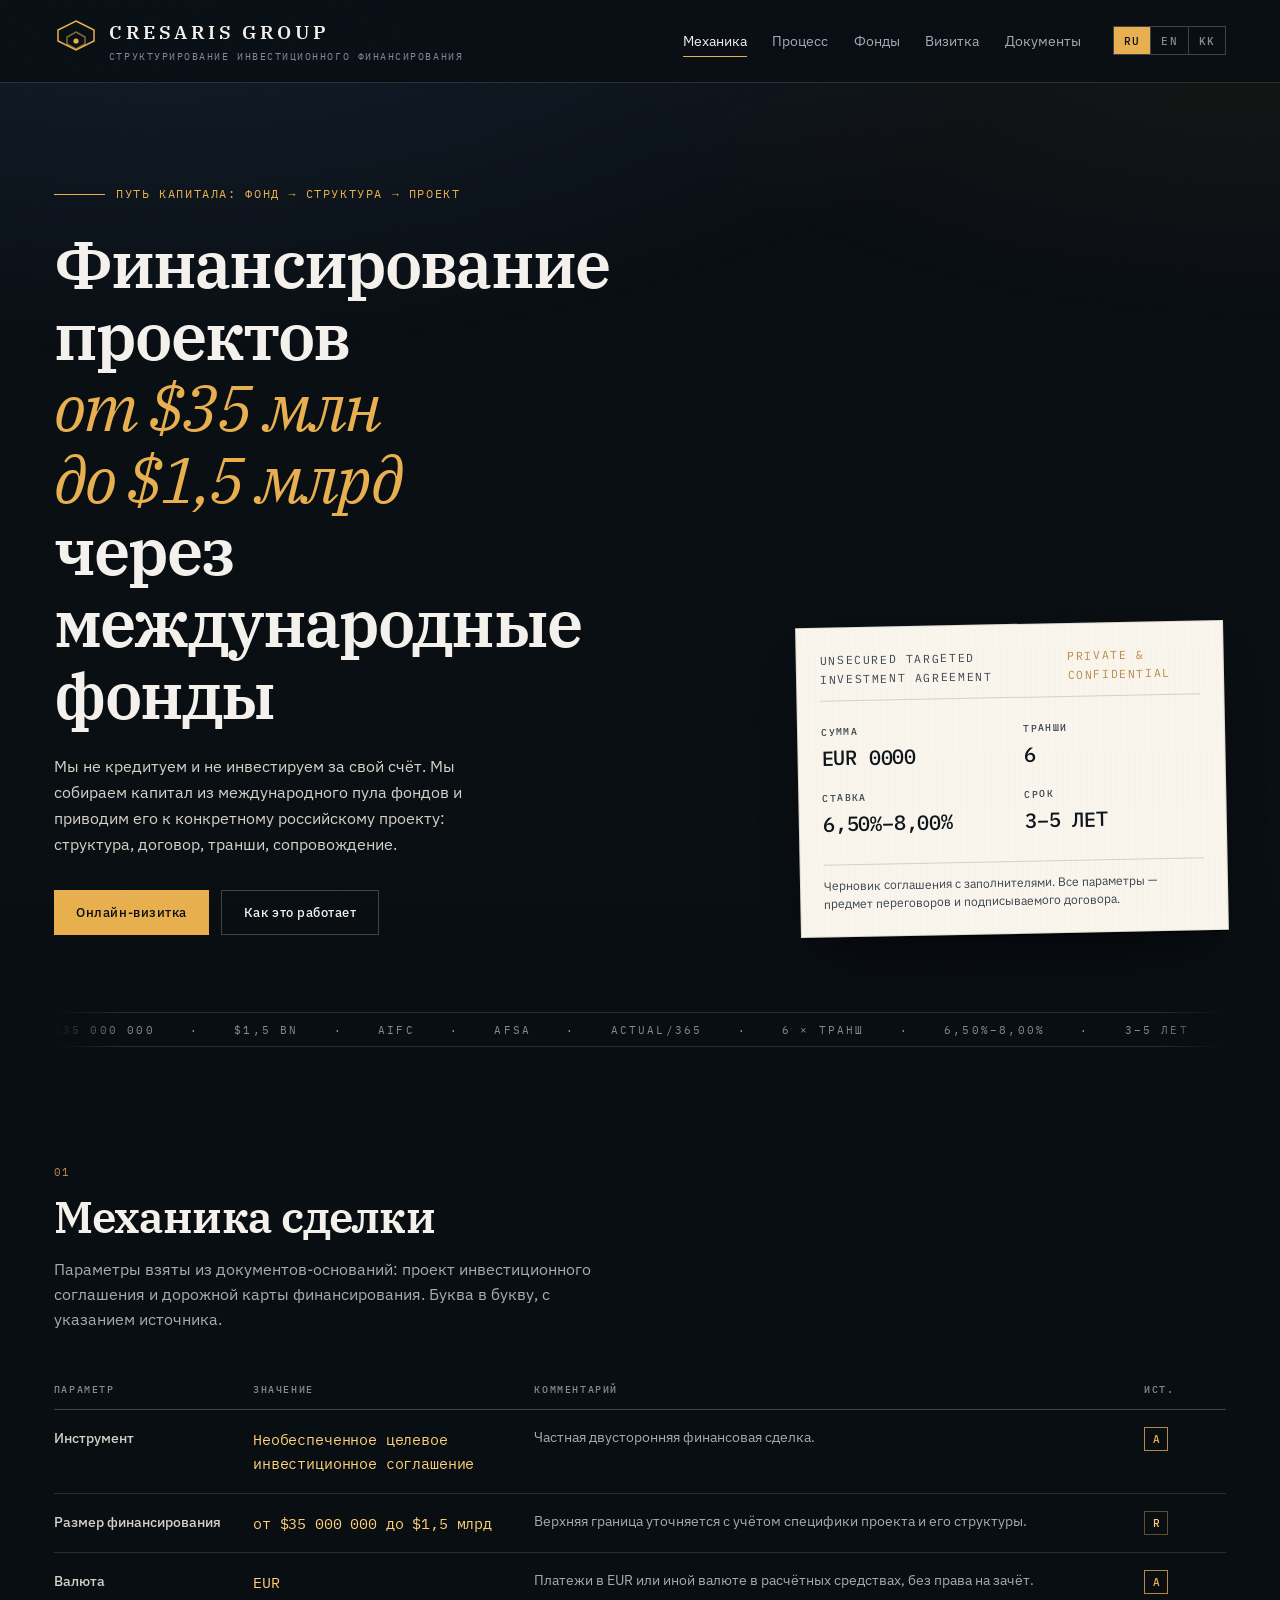
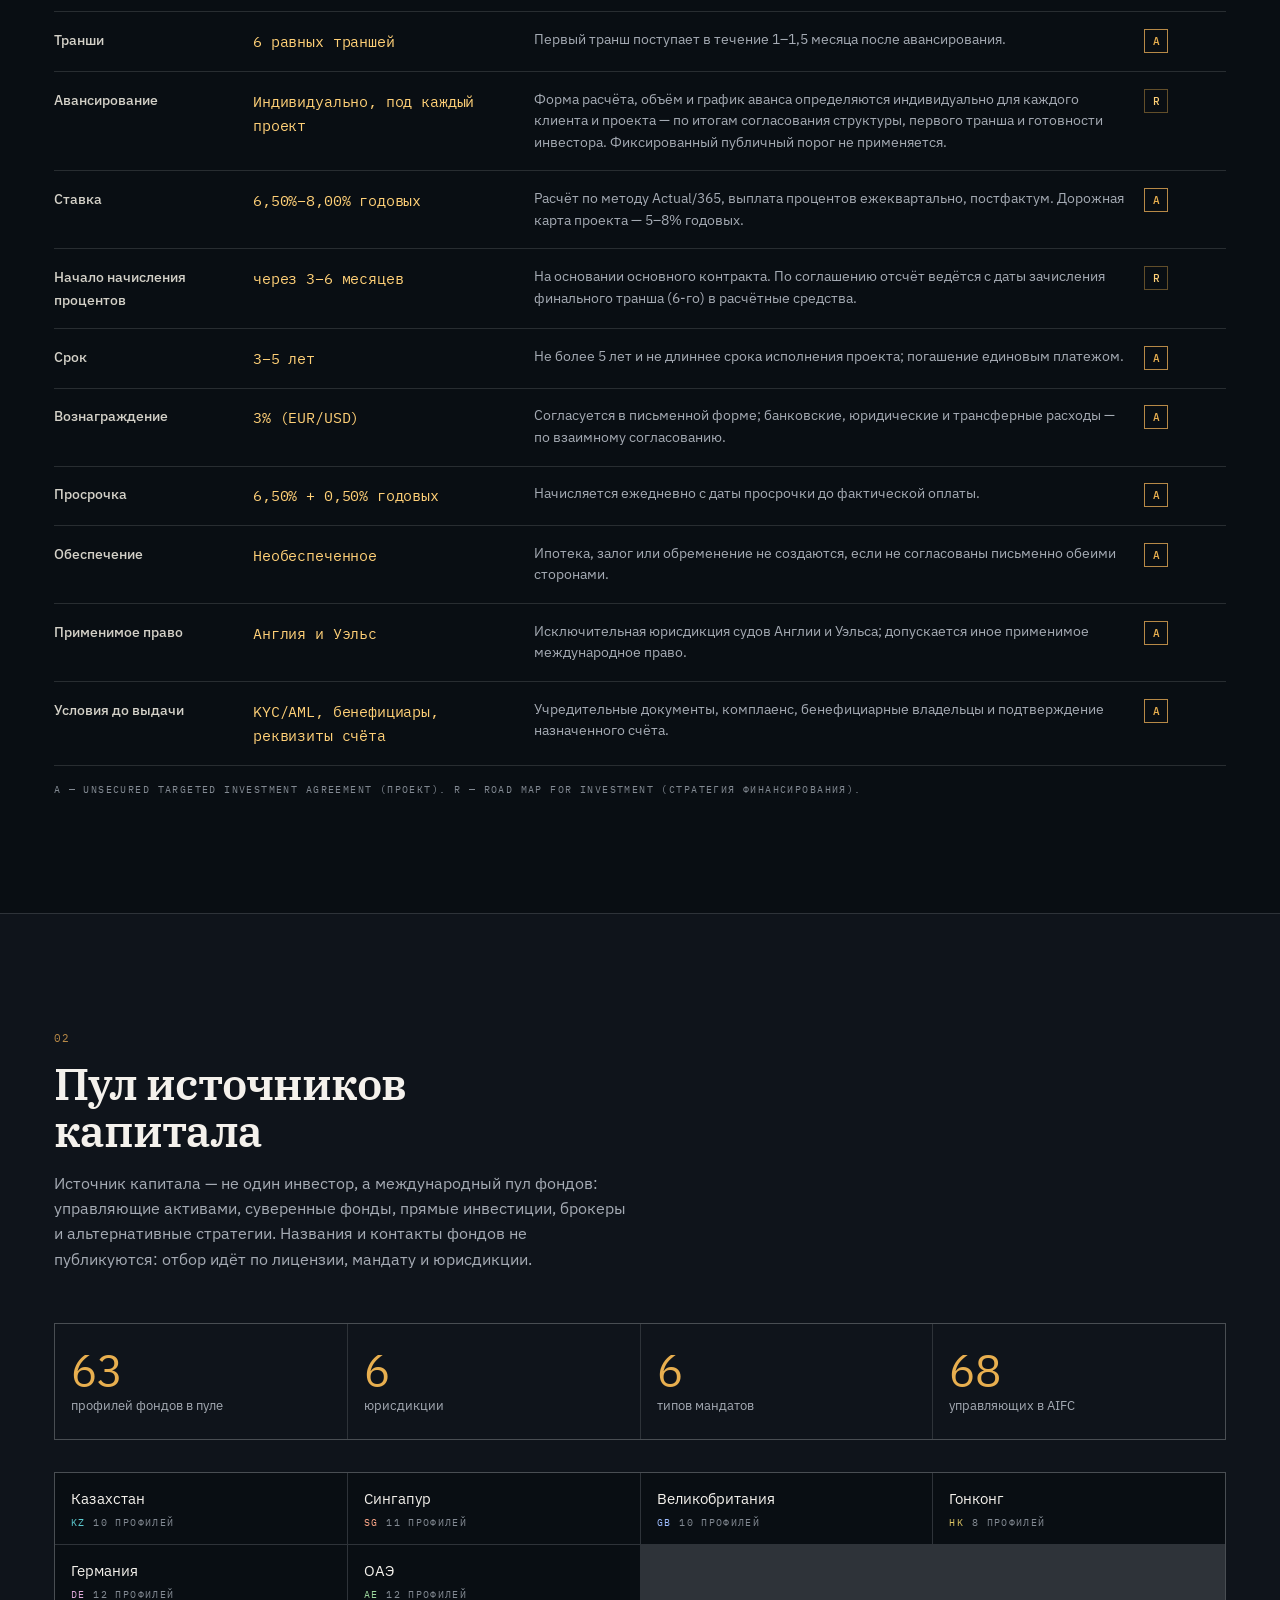
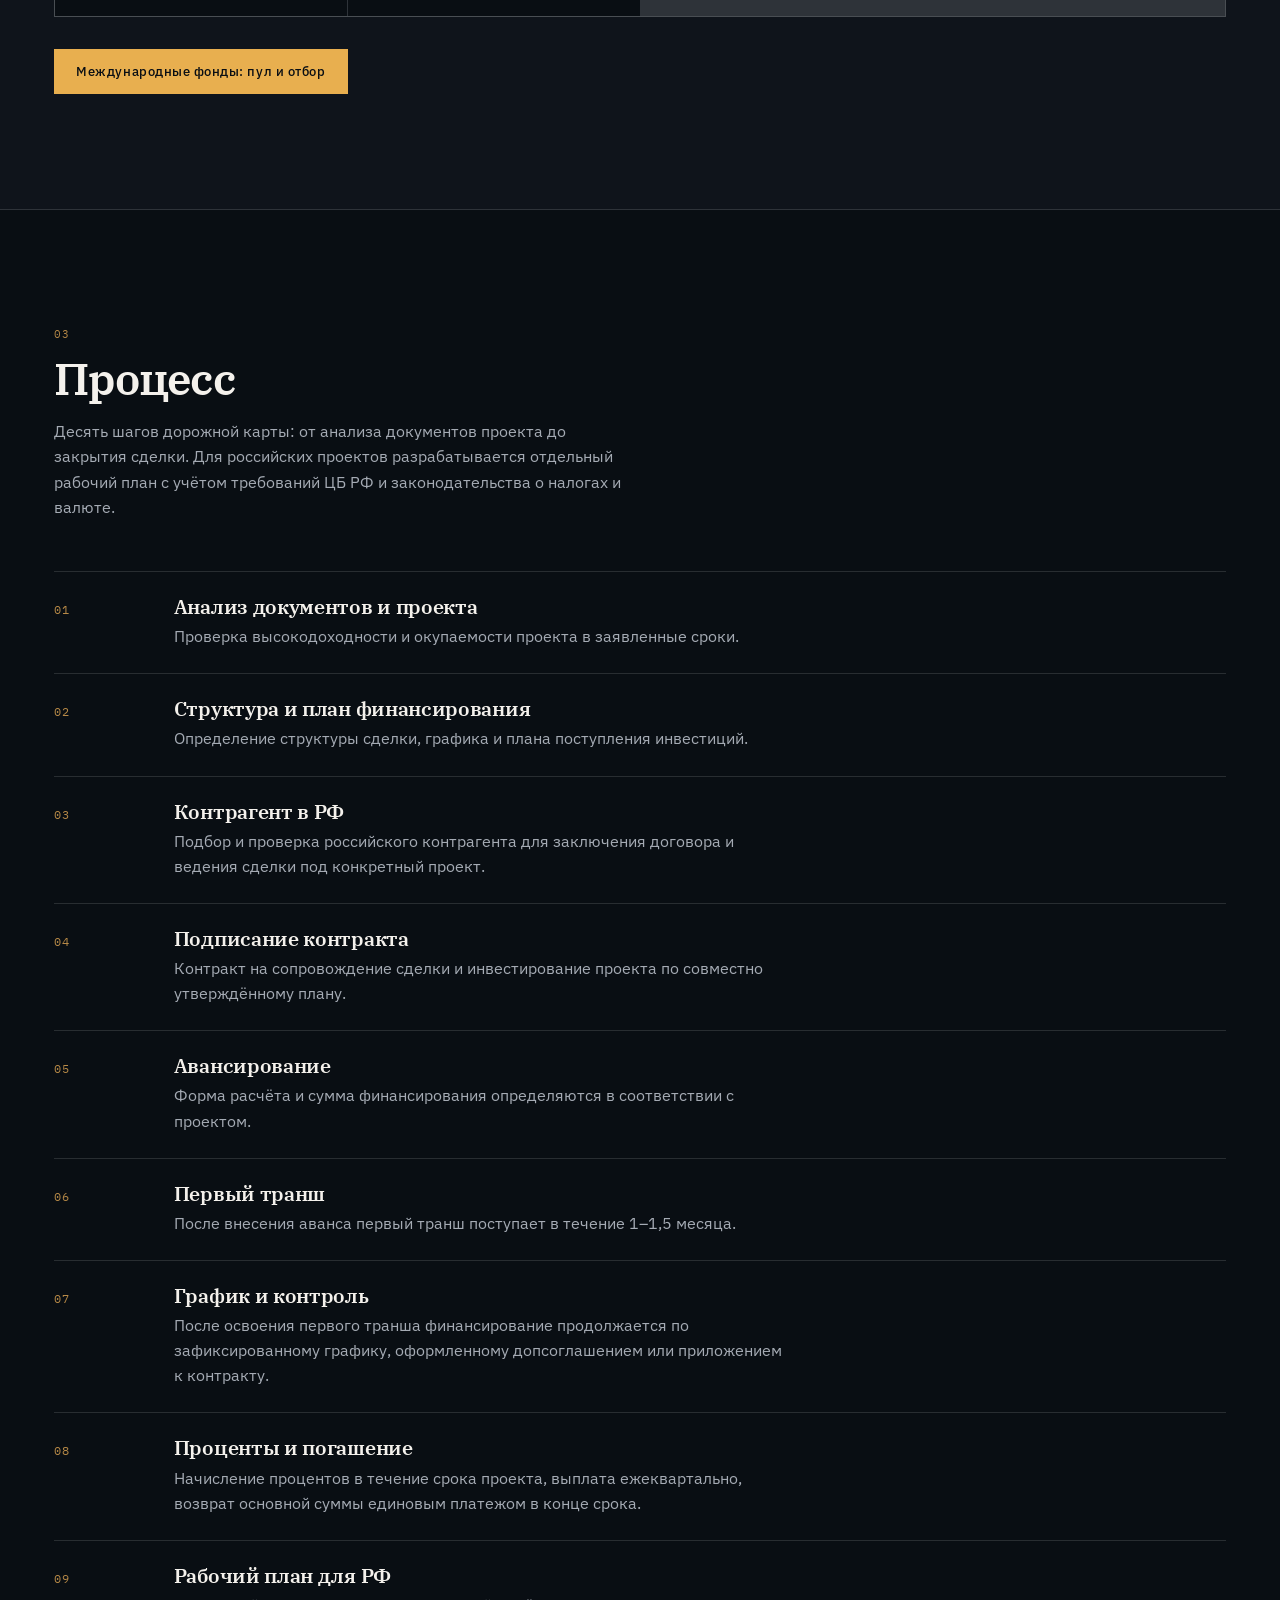
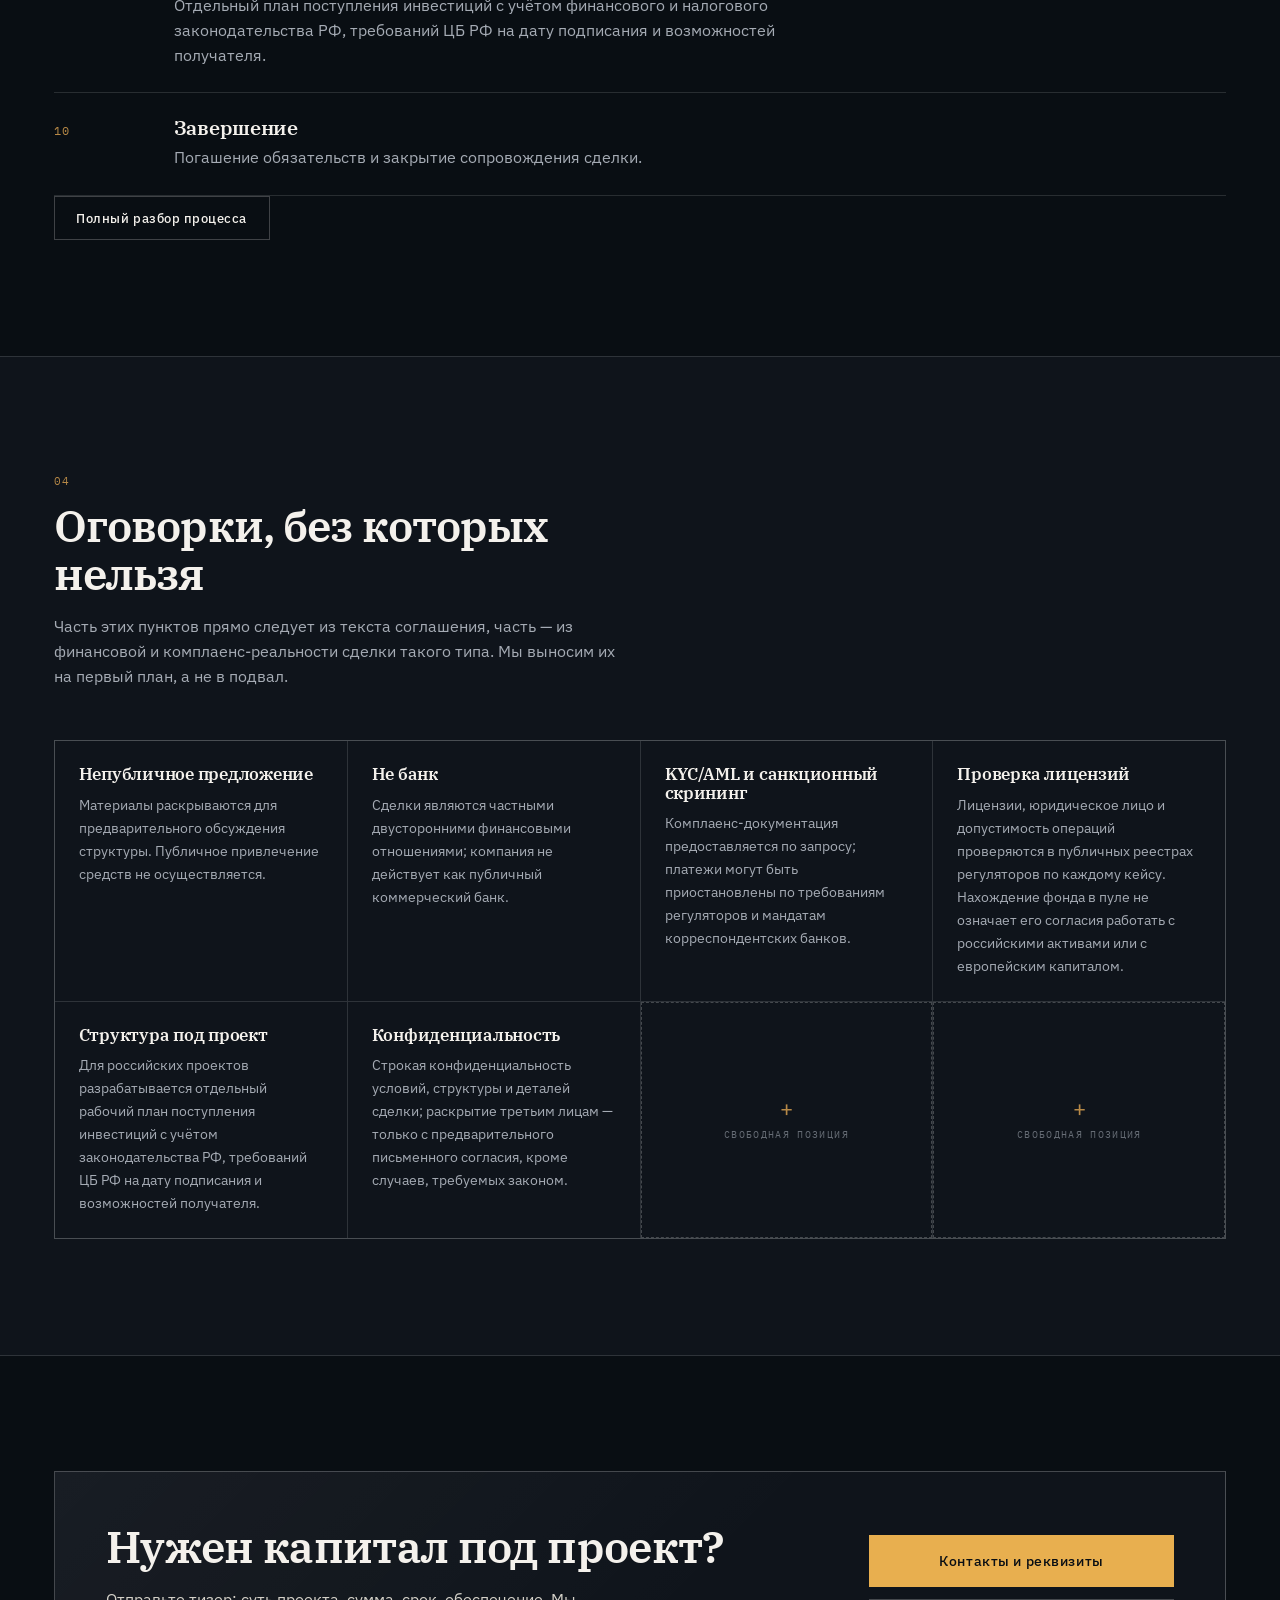
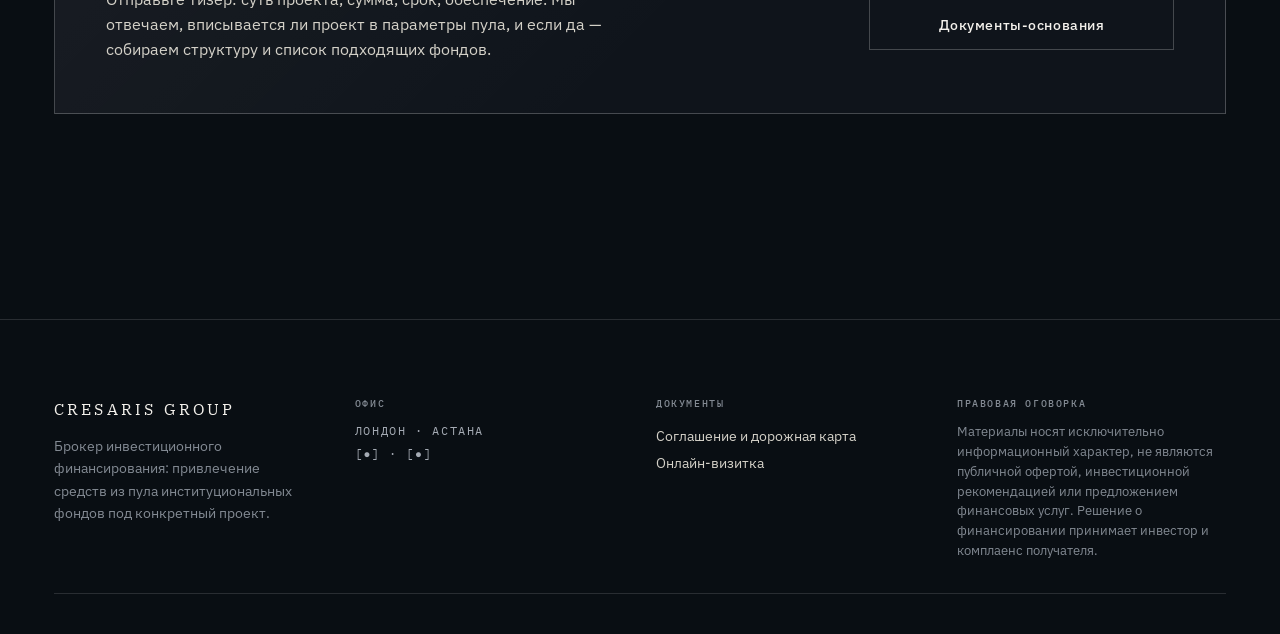
<file: index.html>
<!DOCTYPE html>
<html lang="ru" data-lang="ru">
<head>
<meta charset="utf-8">
<meta name="viewport" content="width=device-width, initial-scale=1">
<title data-i18n-title="title_index">CRESARIS GROUP — инвестиционное финансирование</title>
<meta name="description" content="Структурирование инвестиционного финансирования от $35 млн до $1,5 млрд: привлечение капитала из пула институциональных фондов Казахстана, Сингапура, Германии и ОАЭ под конкретный российский проект." data-i18n-desc="desc_index">
<link rel="canonical" href="https://cresaris.group/index.html">
<meta property="og:title" content="CRESARIS GROUP — инвестиционное финансирование" data-i18n-content="title_index">
<meta property="og:description" content="Структурирование инвестиционного финансирования от $35 млн до $1,5 млрд: привлечение капитала из пула институциональных фондов Казахстана, Сингапура, Германии и ОАЭ под конкретный российский проект." data-i18n-content="desc_index">
<meta property="og:type" content="website">
<meta property="og:url" content="https://cresaris.group/index.html">
<meta property="og:site_name" content="CRESARIS GROUP">
<meta property="og:locale" content="ru_RU">
<meta property="og:locale:alternate" content="en_GB">
<meta property="og:locale:alternate" content="kk_KZ">
<meta name="twitter:card" content="summary">
<meta name="theme-color" content="#090e13">
<link rel="alternate" hreflang="ru" href="https://cresaris.group/index.html">
<link rel="alternate" hreflang="en" href="https://cresaris.group/index.html?lang=en">
<link rel="alternate" hreflang="kk" href="https://cresaris.group/index.html?lang=kk">
<link rel="alternate" hreflang="x-default" href="https://cresaris.group/index.html">
<link rel="icon" href="assets/favicon.svg" type="image/svg+xml">
<script>document.documentElement.classList.add("js");</script>
<link rel="preload" as="font" type="font/woff2" href="assets/fonts/ibm-plex-serif-400-cyrillic.woff2" crossorigin>
<link rel="preload" as="font" type="font/woff2" href="assets/fonts/ibm-plex-serif-400-latin.woff2" crossorigin>
<link rel="preload" as="font" type="font/woff2" href="assets/fonts/ibm-plex-sans-400-cyrillic.woff2" crossorigin>
<link rel="preload" as="font" type="font/woff2" href="assets/fonts/ibm-plex-sans-400-latin.woff2" crossorigin>
<link rel="stylesheet" href="assets/fonts.css">
<link rel="stylesheet" href="assets/app.css">
<script src="assets/i18n-dict.js" defer></script>
<script src="assets/i18n.js" defer></script>
</head>
<body>
<a class="skip-link" href="#main" data-i18n="skip">Перейти к содержимому</a>
<div class="grain" aria-hidden="true"></div>
<header class="masthead">
  <div class="masthead__main">
    <a class="wordmark" href="index.html" aria-label="Cresaris Group — на главную" data-i18n-aria="home_aria">
      <span class="wordmark__mark" aria-hidden="true">
        <svg viewBox="0 0 44 44" width="44" height="44" focusable="false">
          <path d="M22 2 L40 11 L40 22 L22 31 L4 22 L4 11 Z" fill="none" stroke="currentColor" stroke-width="1.5"/>
          <path d="M22 13 L31 18 L31 25 L22 30 L13 25 L13 18 Z" fill="none" stroke="currentColor" stroke-width="1.5" opacity=".55"/>
          <circle cx="22" cy="22" r="2.6" fill="currentColor"/>
        </svg>
      </span>
      <span class="wordmark__text">
        <span class="wordmark__name">CRESARIS GROUP</span>
        <span class="wordmark__sub mono" data-i18n="tagline">Структурирование инвестиционного финансирования</span>
      </span>
    </a>
    <nav class="nav" aria-label="Основная навигация" data-i18n-aria="nav_aria">
      <a href="index.html" data-nav="index" data-i18n="nav_index">Механика</a>
      <a href="process.html" data-nav="process" data-i18n="nav_process">Процесс</a>
      <a href="funds.html" data-nav="funds" data-i18n="nav_funds">Фонды</a>
      <a href="company.html" data-nav="company" data-i18n="nav_company">Визитка</a>
      <a href="documents.html" data-nav="documents" data-i18n="nav_documents">Документы</a>
    </nav>
    <div class="lang" role="group" aria-label="Язык" data-i18n-aria="lang_aria">
      <button type="button" class="lang__btn is-active" data-set-lang="ru" aria-pressed="true">RU</button>
      <button type="button" class="lang__btn" data-set-lang="en" aria-pressed="false">EN</button>
      <button type="button" class="lang__btn" data-set-lang="kk" aria-pressed="false">KK</button>
    </div>
  </div>
</header>

<main id="main">
  <section class="hero">
    <div class="hero__grid">
      <div class="hero__left">
        <p class="hero__eyebrow mono" data-i18n="hero_eyebrow">Путь капитала: фонд → структура → проект</p>
        <h1 class="hero__h1">
          <span class="hero__line" data-ru="Финансирование проектов" data-en="Project financing" data-kk="Жобаларды қаржыландыру">Финансирование проектов</span>
          <span class="hero__line hero__line--accent" data-ru="от $35 млн до $1,5 млрд" data-en="from $35m to $1.5bn" data-kk="$35 млн-нан $1,5 млрд-ке дейін">от $35 млн до $1,5 млрд</span>
          <span class="hero__line" data-ru="через международные фонды" data-en="through international funds" data-kk="халықаралық қорлар арқылы">через международные фонды</span>
        </h1>
        <p class="hero__lead" data-i18n="hero_lead">Мы не кредитуем и не инвестируем за свой счёт. Мы собираем капитал из пула проверенных управляющих и фондов и приводим его к конкретному российскому проекту: структура, договор, транши, сопровождение.</p>
        <div class="hero__cta">
          <a class="btn btn--solid" href="company.html"><span data-ru="Онлайн-визитка" data-en="Company card" data-kk="Онлайн-визитка">Онлайн-визитка</span></a>
          <a class="btn btn--ghost" href="process.html"><span data-ru="Как это работает" data-en="How it works" data-kk="Қалай жұмыс істейді">Как это работает</span></a>
        </div>
      </div>
      <div class="hero__right">
        <div class="deal reveal">
          <div class="deal__head">
            <span class="mono">UNSECURED TARGETED INVESTMENT AGREEMENT</span>
            <span class="mono deal__no">PRIVATE &amp; CONFIDENTIAL</span>
          </div>
          <dl class="deal__grid">
            <div><dt data-ru="Сумма" data-en="Amount" data-kk="Сома"></dt><dd class="mono">EUR 0000</dd></div>
            <div><dt data-ru="Транши" data-en="Tranches" data-kk="Транштар"></dt><dd class="mono">6</dd></div>
            <div><dt data-ru="Ставка" data-en="Rate" data-kk="Пайыз"></dt><dd class="mono">6,50%–8,00%</dd></div>
            <div><dt data-ru="Срок" data-en="Term" data-kk="Мерзім"></dt><dd class="mono">3–5 лет</dd></div>
          </dl>
          <p class="deal__note" data-i18n="deal_note">Черновик соглашения с заполнителями. Все параметры — предмет переговоров и подписываемого договора.</p>
        </div>
      </div>
    </div>
    <div class="hero__ticker" aria-hidden="true">
      <div class="ticker__track">
        <span>$35 000 000</span><span>·</span><span>$1,5 bn</span><span>·</span><span>AIFC</span><span>·</span><span>AFSA</span><span>·</span><span>Actual/365</span><span>·</span><span data-ru="6 × транш" data-en="6 × tranches" data-kk="6 × транш">6 × транш</span><span>·</span><span>6,50%–8,00%</span><span>·</span><span data-ru="3–5 лет" data-en="3–5 yrs" data-kk="3–5 жыл">3–5 лет</span><span>·</span><span>England &amp; Wales</span><span>·</span>
        <span>$35 000 000</span><span>·</span><span>$1,5 bn</span><span>·</span><span>AIFC</span><span>·</span><span>AFSA</span><span>·</span><span>Actual/365</span><span>·</span><span data-ru="6 × транш" data-en="6 × tranches" data-kk="6 × транш">6 × транш</span><span>·</span><span>6,50%–8,00%</span><span>·</span><span data-ru="3–5 лет" data-en="3–5 yrs" data-kk="3–5 жыл">3–5 лет</span><span>·</span><span>England &amp; Wales</span><span>·</span>
      </div>
    </div>
  </section>

  <section class="section" id="terms">
    <div class="section__head">
      <span class="mono section__idx">01</span>
      <h2 class="section__h" data-i18n="terms_h">Механика сделки</h2>
      <p class="section__sub" data-i18n="terms_sub">Параметры взяты из документов-оснований: проект инвестиционного соглашения и дорожной карты финансирования. Буква в букву, с указанием источника.</p>
    </div>
    <table class="terms">
      <caption class="visually-hidden" data-i18n="terms_caption">Ключевые условия финансирования</caption>
      <thead>
        <tr>
          <th scope="col" data-i18n="col_param">Параметр</th>
          <th scope="col" data-i18n="col_value">Значение</th>
          <th scope="col" data-i18n="col_note">Комментарий</th>
          <th scope="col" data-i18n="col_src">Ист.</th>
        </tr>
      </thead>
      <tbody>
        <tr class="terms__row">
          <th scope="row" class="terms__k"><span data-ru="Инструмент" data-en="Instrument" data-kk="Құрал">Инструмент</span></th>
          <td class="terms__v"><span class="terms__val" data-ru="Необеспеченное целевое инвестиционное соглашение" data-en="Unsecured Targeted Investment Agreement" data-kk="Кепілсіз мақсатты инвестициялық келіссөз">Необеспеченное целевое инвестиционное соглашение</span></td>
          <td class="terms__note"><span data-ru="Частная двусторонняя финансовая сделка." data-en="A private bilateral financing arrangement." data-kk="Жеке екі жақты қаржылық мәміле.">Частная двусторонняя финансовая сделка.</span></td>
          <td class="terms__src"><span class="src src--agreement" title="agreement">A</span></td>
        </tr>
        <tr class="terms__row">
          <th scope="row" class="terms__k"><span data-ru="Размер финансирования" data-en="Financing size" data-kk="Қаржыландыру көлемі">Размер финансирования</span></th>
          <td class="terms__v"><span class="terms__val" data-ru="от $35 000 000 до $1,5 млрд" data-en="from $35,000,000 up to $1.5 bn" data-kk="$35 000 000-ден $1,5 млрд-ке дейін">от $35 000 000 до $1,5 млрд</span></td>
          <td class="terms__note"><span data-ru="Верхняя граница уточняется с учётом специфики проекта и его структуры." data-en="The upper bound is refined according to the specifics and structure of the project." data-kk="Жоғарғы шегі жобаның ерекшелігі мен құрылымы ескеріле отырып нақтыланады.">Верхняя граница уточняется с учётом специфики проекта и его структуры.</span></td>
          <td class="terms__src"><span class="src src--roadmap" title="roadmap">R</span></td>
        </tr>
        <tr class="terms__row">
          <th scope="row" class="terms__k"><span data-ru="Валюта" data-en="Currency" data-kk="Валюта">Валюта</span></th>
          <td class="terms__v"><span class="terms__val" data-ru="EUR" data-en="EUR" data-kk="EUR">EUR</span></td>
          <td class="terms__note"><span data-ru="Платежи в EUR или иной валюте в расчётных средствах, без права на зачёт." data-en="Payments in EUR or another currency in cleared funds, without set-off." data-kk="Төлемдер EUR немесе басқа валютада есеп ақы арқылы, есептеу құқығы жоқ.">Платежи в EUR или иной валюте в расчётных средствах, без права на зачёт.</span></td>
          <td class="terms__src"><span class="src src--agreement" title="agreement">A</span></td>
        </tr>
        <tr class="terms__row">
          <th scope="row" class="terms__k"><span data-ru="Транши" data-en="Tranches" data-kk="Транштар">Транши</span></th>
          <td class="terms__v"><span class="terms__val" data-ru="6 равных траншей" data-en="6 equal tranches" data-kk="6 бірдей транш">6 равных траншей</span></td>
          <td class="terms__note"><span data-ru="Первый транш поступает в течение 1–1,5 месяца после авансирования." data-en="The first tranche is drawn within 1–1.5 months after the advance." data-kk="Аванс берілгеннен кейін бірінші транш 1–1,5 ай ішінде келеді.">Первый транш поступает в течение 1–1,5 месяца после авансирования.</span></td>
          <td class="terms__src"><span class="src src--agreement" title="agreement">A</span></td>
        </tr>
        <tr class="terms__row">
          <th scope="row" class="terms__k"><span data-ru="Авансирование" data-en="Advance" data-kk="Аванс">Авансирование</span></th>
          <td class="terms__v"><span class="terms__val" data-ru="Индивидуально, под каждый проект" data-en="Individual, per project" data-kk="Жеке-жеке, әр жобаға">Индивидуально, под каждый проект</span></td>
          <td class="terms__note"><span data-ru="Форма расчёта, объём и график аванса определяются индивидуально для каждого клиента и проекта — по итогам согласования структуры, первого транша и готовности инвестора. Фиксированный публичный порог не применяется." data-en="The form, size and schedule of the advance are determined individually for each client and project, following agreement on the structure, the first tranche and investor readiness. No fixed public threshold applies." data-kk="Есептеу түрі, аванс көлемі мен кестесі әр клиент және жоба үшін жеке-жеке анықталады — құрылым, бірінші транш және инвестордың дайындығы келіссөзден өткеннен кейін. Тұрақты жарияланған шек қолданылмайды.">Форма расчёта, объём и график аванса определяются индивидуально для каждого клиента и проекта — по итогам согласования структуры, первого транша и готовности инвестора. Фиксированный публичный порог не применяется.</span></td>
          <td class="terms__src"><span class="src src--roadmap" title="roadmap">R</span></td>
        </tr>
        <tr class="terms__row">
          <th scope="row" class="terms__k"><span data-ru="Ставка" data-en="Interest rate" data-kk="Пайыздық мөлшер">Ставка</span></th>
          <td class="terms__v"><span class="terms__val" data-ru="6,50%–8,00% годовых" data-en="6.50%–8.00% p.a." data-kk="6,50%–8,00% жылдық">6,50%–8,00% годовых</span></td>
          <td class="terms__note"><span data-ru="Расчёт по методу Actual/365, выплата процентов ежеквартально, постфактум. Дорожная карта проекта — 5–8% годовых." data-en="Actual/365 basis, interest payable quarterly in arrears. The project road map states 5–8% p.a." data-kk="Actual/365 әдісі бойынша есептеу, пайыздың тоқсан сайын кейін төленуі. Жобаның жол картасы — 5–8% жылдық.">Расчёт по методу Actual/365, выплата процентов ежеквартально, постфактум. Дорожная карта проекта — 5–8% годовых.</span></td>
          <td class="terms__src"><span class="src src--agreement" title="agreement">A</span></td>
        </tr>
        <tr class="terms__row">
          <th scope="row" class="terms__k"><span data-ru="Начало начисления процентов" data-en="Interest commencement" data-kk="Пайыз есептеудің басталуы">Начало начисления процентов</span></th>
          <td class="terms__v"><span class="terms__val" data-ru="через 3–6 месяцев" data-en="after 3–6 months" data-kk="3–6 айдан кейін">через 3–6 месяцев</span></td>
          <td class="terms__note"><span data-ru="На основании основного контракта. По соглашению отсчёт ведётся с даты зачисления финального транша (6-го) в расчётные средства." data-en="Under the main contract. Under the agreement, from the date the final tranche (6) is credited in cleared funds." data-kk="Негізгі шарт негізінде. Келіссөз бойынша есеп соңғы транштың (6-шы) есеп ақына есептелген күнінен бастап жүреді.">На основании основного контракта. По соглашению отсчёт ведётся с даты зачисления финального транша (6-го) в расчётные средства.</span></td>
          <td class="terms__src"><span class="src src--roadmap" title="roadmap">R</span></td>
        </tr>
        <tr class="terms__row">
          <th scope="row" class="terms__k"><span data-ru="Срок" data-en="Term" data-kk="Мерзім">Срок</span></th>
          <td class="terms__v"><span class="terms__val" data-ru="3–5 лет" data-en="3–5 years" data-kk="3–5 жыл">3–5 лет</span></td>
          <td class="terms__note"><span data-ru="Не более 5 лет и не длиннее срока исполнения проекта; погашение единовым платежом." data-en="No more than 5 years and no longer than the project execution period; bullet repayment at maturity." data-kk="5 жылдан аспайды және жобаның орындалу мерзімінен ұзақ емес; бір реттік төлеммен өтеледі.">Не более 5 лет и не длиннее срока исполнения проекта; погашение единовым платежом.</span></td>
          <td class="terms__src"><span class="src src--agreement" title="agreement">A</span></td>
        </tr>
        <tr class="terms__row">
          <th scope="row" class="terms__k"><span data-ru="Вознаграждение" data-en="Arrangement fee" data-kk="Ақыратым">Вознаграждение</span></th>
          <td class="terms__v"><span class="terms__val" data-ru="3% (EUR/USD)" data-en="3% (EUR/USD)" data-kk="3% (EUR/USD)">3% (EUR/USD)</span></td>
          <td class="terms__note"><span data-ru="Согласуется в письменной форме; банковские, юридические и трансферные расходы — по взаимному согласованию." data-en="Agreed in writing; bank, legal and transfer charges are borne as mutually agreed." data-kk="Жазбаша келіссөзмен шешіледі; банк, заң және аударым шығындары — өзара келіссөз бойынша.">Согласуется в письменной форме; банковские, юридические и трансферные расходы — по взаимному согласованию.</span></td>
          <td class="terms__src"><span class="src src--agreement" title="agreement">A</span></td>
        </tr>
        <tr class="terms__row">
          <th scope="row" class="terms__k"><span data-ru="Просрочка" data-en="Default interest" data-kk="Мерзімінен өткен төлем">Просрочка</span></th>
          <td class="terms__v"><span class="terms__val" data-ru="6,50% + 0,50% годовых" data-en="6.50% + 0.50% p.a." data-kk="6,50% + 0,50% жылдық">6,50% + 0,50% годовых</span></td>
          <td class="terms__note"><span data-ru="Начисляется ежедневно с даты просрочки до фактической оплаты." data-en="Accrues daily from the due date until actual payment." data-kk="Мерзімінен өткен күннен бастап нақты төлемге дейін күнделікті есептеледі.">Начисляется ежедневно с даты просрочки до фактической оплаты.</span></td>
          <td class="terms__src"><span class="src src--agreement" title="agreement">A</span></td>
        </tr>
        <tr class="terms__row">
          <th scope="row" class="terms__k"><span data-ru="Обеспечение" data-en="Security" data-kk="Кепіл">Обеспечение</span></th>
          <td class="terms__v"><span class="terms__val" data-ru="Необеспеченное" data-en="Unsecured" data-kk="Кепілсіз">Необеспеченное</span></td>
          <td class="terms__note"><span data-ru="Ипотека, залог или обременение не создаются, если не согласованы письменно обеими сторонами." data-en="No mortgage, pledge or charge is created unless agreed in writing by both parties." data-kk="Ипотека, кепіл немесе ауыртпалық екі тараптың жазбаша келіссөзі болмайынша жасалмайды.">Ипотека, залог или обременение не создаются, если не согласованы письменно обеими сторонами.</span></td>
          <td class="terms__src"><span class="src src--agreement" title="agreement">A</span></td>
        </tr>
        <tr class="terms__row">
          <th scope="row" class="terms__k"><span data-ru="Применимое право" data-en="Governing law" data-kk="Қолданылатын құқық">Применимое право</span></th>
          <td class="terms__v"><span class="terms__val" data-ru="Англия и Уэльс" data-en="England and Wales" data-kk="Англия және Уэльс">Англия и Уэльс</span></td>
          <td class="terms__note"><span data-ru="Исключительная юрисдикция судов Англии и Уэльса; допускается иное применимое международное право." data-en="Exclusive jurisdiction of the courts of England and Wales; other applicable international law is permitted." data-kk="Англия және Уэльс соттарының айрықша юрисдикциясы; басқа қолданылатын халықаралық құқыққа да рұқсат етіледі.">Исключительная юрисдикция судов Англии и Уэльса; допускается иное применимое международное право.</span></td>
          <td class="terms__src"><span class="src src--agreement" title="agreement">A</span></td>
        </tr>
        <tr class="terms__row">
          <th scope="row" class="terms__k"><span data-ru="Условия до выдачи" data-en="Conditions precedent" data-kk="Беруге дейінгі шарттар">Условия до выдачи</span></th>
          <td class="terms__v"><span class="terms__val" data-ru="KYC/AML, бенефициары, реквизиты счёта" data-en="KYC/AML, beneficial ownership, account details" data-kk="KYC/AML, пайда алушылар, шот деректері">KYC/AML, бенефициары, реквизиты счёта</span></td>
          <td class="terms__note"><span data-ru="Учредительные документы, комплаенс, бенефициарные владельцы и подтверждение назначенного счёта." data-en="Constitutional documents, compliance, beneficial owners and confirmation of the designated account." data-kk="Құрылу құжаттары, комплайенс, нақты пайда алушылар және тағайындалған шоттың расталуы.">Учредительные документы, комплаенс, бенефициарные владельцы и подтверждение назначенного счёта.</span></td>
          <td class="terms__src"><span class="src src--agreement" title="agreement">A</span></td>
        </tr>
      </tbody>
    </table>
    <p class="legend mono" data-i18n="legend">A — Unsecured Targeted Investment Agreement (проект). R — Road Map for Investment (стратегия финансирования).</p>
  </section>

  <section class="section section--dark" id="pool">
    <div class="section__head">
      <span class="mono section__idx">02</span>
      <h2 class="section__h" data-i18n="pool_h">Пул источников капитала</h2>
      <p class="section__sub" data-i18n="pool_sub">—</p>
    </div>
    <div class="poolstats">
      <div class="poolstat reveal"><span class="poolstat__n mono">63</span><span class="poolstat__l" data-ru="профилей фондов в пуле" data-en="fund profiles in the pool" data-kk="пулдағы қор профилі">профилей фондов в пуле</span></div>
      <div class="poolstat reveal"><span class="poolstat__n mono">6</span><span class="poolstat__l" data-ru="юрисдикции" data-en="jurisdictions" data-kk="юрисдикция">юрисдикции</span></div>
      <div class="poolstat reveal"><span class="poolstat__n mono">6</span><span class="poolstat__l" data-ru="типов мандатов" data-en="mandate types" data-kk="мандат түрі">типов мандатов</span></div>
      <div class="poolstat reveal"><span class="poolstat__n mono">68</span><span class="poolstat__l" data-ru="управляющих в AIFC" data-en="managers registered in AIFC" data-kk="AIFC-де тіркелген басқарушылар">управляющих в AIFC</span></div>
    </div>
    <ul class="chips">
        <li class="chip reveal">
          <span class="chip__name" data-ru="Казахстан" data-en="Kazakhstan" data-kk="Қазақстан">Казахстан</span>
          <span class="chip__meta mono"><span class="chip__flag" data-cc="KZ">KZ</span> <span data-ru="10 профилей" data-en="10 profiles" data-kk="10 профиль">10 профилей</span></span>
        </li>
        <li class="chip reveal">
          <span class="chip__name" data-ru="Сингапур" data-en="Singapore" data-kk="Сингапур">Сингапур</span>
          <span class="chip__meta mono"><span class="chip__flag" data-cc="SG">SG</span> <span data-ru="11 профилей" data-en="11 profiles" data-kk="11 профиль">11 профилей</span></span>
        </li>
        <li class="chip reveal">
          <span class="chip__name" data-ru="Великобритания" data-en="United Kingdom" data-kk="Ұлы Британия">Великобритания</span>
          <span class="chip__meta mono"><span class="chip__flag" data-cc="GB">GB</span> <span data-ru="10 профилей" data-en="10 profiles" data-kk="10 профиль">10 профилей</span></span>
        </li>
        <li class="chip reveal">
          <span class="chip__name" data-ru="Гонконг" data-en="Hong Kong" data-kk="Гонконг">Гонконг</span>
          <span class="chip__meta mono"><span class="chip__flag" data-cc="HK">HK</span> <span data-ru="8 профилей" data-en="8 profiles" data-kk="8 профиль">8 профилей</span></span>
        </li>
        <li class="chip reveal">
          <span class="chip__name" data-ru="Германия" data-en="Germany" data-kk="Германия">Германия</span>
          <span class="chip__meta mono"><span class="chip__flag" data-cc="DE">DE</span> <span data-ru="12 профилей" data-en="12 profiles" data-kk="12 профиль">12 профилей</span></span>
        </li>
        <li class="chip reveal">
          <span class="chip__name" data-ru="ОАЭ" data-en="UAE" data-kk="БАЭ">ОАЭ</span>
          <span class="chip__meta mono"><span class="chip__flag" data-cc="AE">AE</span> <span data-ru="12 профилей" data-en="12 profiles" data-kk="12 профиль">12 профилей</span></span>
        </li>
    </ul>
    <a class="btn btn--solid" href="funds.html"><span data-ru="Международные фонды: пул и отбор" data-en="International funds: the pool and the screening" data-kk="Халықаралық қорлар: пул және іріктеу">Международные фонды: пул и отбор</span></a>
  </section>

  <section class="section" id="process">
    <div class="section__head">
      <span class="mono section__idx">03</span>
      <h2 class="section__h" data-i18n="process_h">Процесс</h2>
      <p class="section__sub" data-i18n="process_sub">Десять шагов дорожной карты: от анализа документов проекта до закрытия сделки. Для российских проектов разрабатывается отдельный рабочий план с учётом требований ЦБ РФ и законодательства о налогах и валюте.</p>
    </div>
    <ol class="steps">
      <li class="step reveal">
        <span class="step__n mono">01</span>
        <div class="step__body">
          <h3 class="step__t"><span data-ru="Анализ документов и проекта" data-en="Document and project analysis" data-kk="Құжаттар мен жобаның талдауы">Анализ документов и проекта</span></h3>
          <p class="step__p"><span data-ru="Проверка высокодоходности и окупаемости проекта в заявленные сроки." data-en="Verification of the project&#x27;s yield and payback within the stated timetable." data-kk="Жобаның жоғары кіріктілігі мен өтелімділігі көрсетілген мерзімде тексеріледі.">Проверка высокодоходности и окупаемости проекта в заявленные сроки.</span></p>
        </div>
      </li>
      <li class="step reveal">
        <span class="step__n mono">02</span>
        <div class="step__body">
          <h3 class="step__t"><span data-ru="Структура и план финансирования" data-en="Financing structure and plan" data-kk="Қаржыландыру құрылымы мен жоспары">Структура и план финансирования</span></h3>
          <p class="step__p"><span data-ru="Определение структуры сделки, графика и плана поступления инвестиций." data-en="Definition of the deal structure, schedule and investment inflow plan." data-kk="Мәміле құрылымын, кестесін және инвестициялардың келу жоспарын анықтау.">Определение структуры сделки, графика и плана поступления инвестиций.</span></p>
        </div>
      </li>
      <li class="step reveal">
        <span class="step__n mono">03</span>
        <div class="step__body">
          <h3 class="step__t"><span data-ru="Контрагент в РФ" data-en="Counterparty in Russia" data-kk="Ресейдегі контрагент">Контрагент в РФ</span></h3>
          <p class="step__p"><span data-ru="Подбор и проверка российского контрагента для заключения договора и ведения сделки под конкретный проект." data-en="Selection and vetting of a Russian counterparty to contract and carry the transaction for the specific project." data-kk="Нақты жоба бойынша шарт жасасу және мәміле жүргізу үшін ресейлік контрагентті іріктеу және тексеру.">Подбор и проверка российского контрагента для заключения договора и ведения сделки под конкретный проект.</span></p>
        </div>
      </li>
      <li class="step reveal">
        <span class="step__n mono">04</span>
        <div class="step__body">
          <h3 class="step__t"><span data-ru="Подписание контракта" data-en="Contract signature" data-kk="Шартқа қол қою">Подписание контракта</span></h3>
          <p class="step__p"><span data-ru="Контракт на сопровождение сделки и инвестирование проекта по совместно утверждённому плану." data-en="Contract for transaction support and project investment under a jointly approved plan." data-kk="Мәмілені жүргізуге және жобаға инвестиция салуға арналған шарт, бірлесіп бекілген жоспар бойынша.">Контракт на сопровождение сделки и инвестирование проекта по совместно утверждённому плану.</span></p>
        </div>
      </li>
      <li class="step reveal">
        <span class="step__n mono">05</span>
        <div class="step__body">
          <h3 class="step__t"><span data-ru="Авансирование" data-en="Advance" data-kk="Аванс">Авансирование</span></h3>
          <p class="step__p"><span data-ru="Форма расчёта и сумма финансирования определяются в соответствии с проектом." data-en="The form of payment and the amount are determined in line with the project." data-kk="Есептеу түрі мен қаржыландыру сомасы жобаға сәйкес белгіленеді.">Форма расчёта и сумма финансирования определяются в соответствии с проектом.</span></p>
        </div>
      </li>
      <li class="step reveal">
        <span class="step__n mono">06</span>
        <div class="step__body">
          <h3 class="step__t"><span data-ru="Первый транш" data-en="First tranche" data-kk="Бірінші транш">Первый транш</span></h3>
          <p class="step__p"><span data-ru="После внесения аванса первый транш поступает в течение 1–1,5 месяца." data-en="After the advance, the first tranche is drawn within 1–1.5 months." data-kk="Аванс енгізілгеннен кейін бірінші транш 1–1,5 ай ішінде келеді.">После внесения аванса первый транш поступает в течение 1–1,5 месяца.</span></p>
        </div>
      </li>
      <li class="step reveal">
        <span class="step__n mono">07</span>
        <div class="step__body">
          <h3 class="step__t"><span data-ru="График и контроль" data-en="Schedule and control" data-kk="Кесте және бақылау">График и контроль</span></h3>
          <p class="step__p"><span data-ru="После освоения первого транша финансирование продолжается по зафиксированному графику, оформленному допсоглашением или приложением к контракту." data-en="After the first tranche is drawn, financing continues on the agreed schedule, formalised in a side letter or annex." data-kk="Бірінші транш игерілгеннен кейін қаржыландыру қосымша келіссөз немесе шартқа қосымшамен рәсімделген бекітілген кесте бойынша жалғасады.">После освоения первого транша финансирование продолжается по зафиксированному графику, оформленному допсоглашением или приложением к контракту.</span></p>
        </div>
      </li>
      <li class="step reveal">
        <span class="step__n mono">08</span>
        <div class="step__body">
          <h3 class="step__t"><span data-ru="Проценты и погашение" data-en="Interest and repayment" data-kk="Пайыз және өтеу">Проценты и погашение</span></h3>
          <p class="step__p"><span data-ru="Начисление процентов в течение срока проекта, выплата ежеквартально, возврат основной суммы единовым платежом в конце срока." data-en="Interest over the project term, paid quarterly, with principal repaid in a single bullet payment at maturity." data-kk="Жоба мерзімі ішінде пайыз есептеледі, төлем тоқсан сайын, негізгі сома мерзім соңында бір реттік төлеммен қайтарылады.">Начисление процентов в течение срока проекта, выплата ежеквартально, возврат основной суммы единовым платежом в конце срока.</span></p>
        </div>
      </li>
      <li class="step reveal">
        <span class="step__n mono">09</span>
        <div class="step__body">
          <h3 class="step__t"><span data-ru="Рабочий план для РФ" data-en="Work plan for Russia" data-kk="Ресей үшін жұмыс жоспары">Рабочий план для РФ</span></h3>
          <p class="step__p"><span data-ru="Отдельный план поступления инвестиций с учётом финансового и налогового законодательства РФ, требований ЦБ РФ на дату подписания и возможностей получателя." data-en="A separate investment inflow plan reflecting Russian financial and tax law, Bank of Russia requirements on the signing date, and the recipient&#x27;s capabilities." data-kk="Ресейдің қаржылық және салық заңнамасын, жасау күніндегі ЦБ РФ талаптарын және алушының мүмкіндіктерін ескере отырып инвестициялардың келуі бойынша бөлек жоспар.">Отдельный план поступления инвестиций с учётом финансового и налогового законодательства РФ, требований ЦБ РФ на дату подписания и возможностей получателя.</span></p>
        </div>
      </li>
      <li class="step reveal">
        <span class="step__n mono">10</span>
        <div class="step__body">
          <h3 class="step__t"><span data-ru="Завершение" data-en="Completion" data-kk="Аяқтау">Завершение</span></h3>
          <p class="step__p"><span data-ru="Погашение обязательств и закрытие сопровождения сделки." data-en="Settlement of obligations and closing out transaction support." data-kk="Міндеттемелердің өтелуі және мәмілені жүргізуудің тоқтатылуы.">Погашение обязательств и закрытие сопровождения сделки.</span></p>
        </div>
      </li>
    </ol>
    <a class="btn btn--ghost" href="process.html"><span data-ru="Полный разбор процесса" data-en="Full process breakdown" data-kk="Процестің толық талдауы">Полный разбор процесса</span></a>
  </section>

  <section class="section section--dark" id="compliance">
    <div class="section__head">
      <span class="mono section__idx">04</span>
      <h2 class="section__h" data-i18n="comp_h">Оговорки, без которых нельзя</h2>
      <p class="section__sub" data-i18n="comp_sub">Часть этих пунктов прямо следует из текста соглашения, часть — из финансовой и комплаенс-реальности сделки такого типа. Мы выносим их на первый план, а не в подвал.</p>
    </div>
    <div class="ccards">
      <article class="ccard reveal">
        <h3 class="ccard__t"><span data-ru="Непубличное предложение" data-en="Not a public offer" data-kk="Ашық ұсыныс емес">Непубличное предложение</span></h3>
        <p class="ccard__b"><span data-ru="Материалы раскрываются для предварительного обсуждения структуры. Публичное привлечение средств не осуществляется." data-en="Materials are disclosed for preliminary discussion of a structure. No public fundraising is carried out." data-kk="Материалдар құрылымды алдын ала талқылау үшін ашылады. Қаражат тартудың ашық түрлі жүргізілмейді.">Материалы раскрываются для предварительного обсуждения структуры. Публичное привлечение средств не осуществляется.</span></p>
      </article>
      <article class="ccard reveal">
        <h3 class="ccard__t"><span data-ru="Не банк" data-en="Not a bank" data-kk="Банк емес">Не банк</span></h3>
        <p class="ccard__b"><span data-ru="Сделки являются частными двусторонними финансовыми отношениями; компания не действует как публичный коммерческий банк." data-en="Transactions are private bilateral financial arrangements; the company does not act as a public commercial bank." data-kk="Мәмілелер жеке екі жақты қаржылық қатынас болып табылады; компания ашық коммерциялық банк ретінде әрекет етпейді.">Сделки являются частными двусторонними финансовыми отношениями; компания не действует как публичный коммерческий банк.</span></p>
      </article>
      <article class="ccard reveal">
        <h3 class="ccard__t"><span data-ru="KYC/AML и санкционный скрининг" data-en="KYC/AML and sanctions screening" data-kk="KYC/AML және санкциялық скрининг">KYC/AML и санкционный скрининг</span></h3>
        <p class="ccard__b"><span data-ru="Комплаенс-документация предоставляется по запросу; платежи могут быть приостановлены по требованиям регуляторов и мандатам корреспондентских банков." data-en="Compliance documentation is supplied on request; payments may be suspended on regulatory directives and correspondent bank mandates." data-kk="Комплайенс құжаттамасы сұрау бойынша ұсынылады; төлемдер реттеушілердің талаптары мен корреспондент банктердің мандаттарына қарай тоқтатылуы мүмкін.">Комплаенс-документация предоставляется по запросу; платежи могут быть приостановлены по требованиям регуляторов и мандатам корреспондентских банков.</span></p>
      </article>
      <article class="ccard reveal">
        <h3 class="ccard__t"><span data-ru="Проверка лицензий" data-en="Licence verification" data-kk="Лицензияларды тексеру">Проверка лицензий</span></h3>
        <p class="ccard__b"><span data-ru="Лицензии, юридическое лицо и допустимость операций проверяются в публичных реестрах регуляторов по каждому кейсу. Нахождение фонда в пуле не означает его согласия работать с российскими активами или с европейским капиталом." data-en="Licences, the legal entity and eligibility are verified in regulator public registers case by case. A fund&#x27;s presence in the pool does not mean it agrees to work with Russian assets or with European capital." data-kk="Лицензиялар, заңды тұлға және операциялардың жарамдылығы әр кейс бойынша реттеушілердің ашық тізімдерінде тексеріледі. Қордың пулда болуы оның ресейлік активтермен немесе еуропалық капиталмен жұмыс істеуге келіскенін білдірмейді.">Лицензии, юридическое лицо и допустимость операций проверяются в публичных реестрах регуляторов по каждому кейсу. Нахождение фонда в пуле не означает его согласия работать с российскими активами или с европейским капиталом.</span></p>
      </article>
      <article class="ccard reveal">
        <h3 class="ccard__t"><span data-ru="Структура под проект" data-en="Project-specific structure" data-kk="Жобаға арналған құрылым">Структура под проект</span></h3>
        <p class="ccard__b"><span data-ru="Для российских проектов разрабатывается отдельный рабочий план поступления инвестиций с учётом законодательства РФ, требований ЦБ РФ на дату подписания и возможностей получателя." data-en="For Russian projects a separate investment inflow plan is prepared reflecting Russian law, Bank of Russia requirements on the signing date and the recipient&#x27;s capabilities." data-kk="Ресей жобалары үшін РФ заңнамасын, жасау күніндегі ЦБ РФ талаптарын және алушының мүмкіндіктерін ескере отырып инвестициялардың келуі бойынша бөлек жұмыс жоспары әзірленеді.">Для российских проектов разрабатывается отдельный рабочий план поступления инвестиций с учётом законодательства РФ, требований ЦБ РФ на дату подписания и возможностей получателя.</span></p>
      </article>
      <article class="ccard reveal">
        <h3 class="ccard__t"><span data-ru="Конфиденциальность" data-en="Confidentiality" data-kk="Құпиялылық">Конфиденциальность</span></h3>
        <p class="ccard__b"><span data-ru="Строкая конфиденциальность условий, структуры и деталей сделки; раскрытие третьим лицам — только с предварительного письменного согласия, кроме случаев, требуемых законом." data-en="Strict confidentiality over terms, structure and transaction details; disclosure to third parties only with prior written consent, except as required by law." data-kk="Шарттар, құрылым және мәміле мәліметтеріне қатаң құпиялылық; үшінші тараптарға ашылу тек алдын ала жазбаша келіссөзбен, заң талап ететін жағдайларды қоспағанда.">Строкая конфиденциальность условий, структуры и деталей сделки; раскрытие третьим лицам — только с предварительного письменного согласия, кроме случаев, требуемых законом.</span></p>
      </article>
      <article class="ccard ccard--empty reveal">
        <span class="slot__mark" aria-hidden="true">+</span>
        <span class="slot__label mono" data-ru="свободная позиция" data-en="open slot" data-kk="бос орын">свободная позиция</span>
      </article>
      <article class="ccard ccard--empty reveal">
        <span class="slot__mark" aria-hidden="true">+</span>
        <span class="slot__label mono" data-ru="свободная позиция" data-en="open slot" data-kk="бос орын">свободная позиция</span>
      </article>
    </div>
  </section>

  <section class="section" id="cta">
    <div class="cta">
      <div class="cta__copy">
        <h2 class="cta__h" data-ru="Нужен капитал под проект?" data-en="Need capital for a project?" data-kk="Жобаға капитал керек пе?"></h2>
        <p class="cta__p" data-ru="Отправьте тизер: суть проекта, сумма, срок, обеспечение. Мы отвечаем, вписывается ли проект в параметры пула, и если да — собираем структуру и список подходящих фондов." data-en="Send a teaser: the project, the amount, the term, the security. We reply with a view on whether the project fits the pool parameters and, if so, assemble the structure and a shortlist of funds." data-kk="Тизер жіберіңіз: жобаның мәні, сома, мерзім, кепіл. Біз жоба пул параметрлеріне сәйкес келеді ме деп жауап береміз; егер сәйкес келсе — құрылым мен қолайлы қорлар тізімін жинаймыз."></p>
      </div>
      <div class="cta__actions">
        <a class="btn btn--solid btn--lg" href="company.html"><span data-ru="Контакты и реквизиты" data-en="Contacts and details" data-kk="Байланыс және деректер">Контакты и реквизиты</span></a>
        <a class="btn btn--ghost btn--lg" href="documents.html"><span data-ru="Документы-основания" data-en="Source documents" data-kk="Негізгі құжаттар">Документы-основания</span></a>
      </div>
    </div>
  </section>
</main>

<footer class="foot">
  <div class="foot__grid">
    <div class="foot__col">
      <div class="foot__mark">CRESARIS GROUP</div>
      <p class="foot__desc" data-i18n="descriptor">Брокер инвестиционного финансирования: привлечение средств из пула институциональных фондов под конкретный проект.</p>
    </div>
    <div class="foot__col">
      <h2 class="foot__h" data-i18n="foot_office">Офис</h2>
      <p class="mono foot__mono" data-i18n="cities">Лондон · Астана</p>
      <p class="mono foot__mono">[●] · [●]</p>
    </div>
    <div class="foot__col">
      <h2 class="foot__h" data-i18n="foot_docs">Документы</h2>
      <a class="foot__link" href="documents.html" data-i18n="foot_docs_link">Соглашение и дорожная карта</a>
      <a class="foot__link" href="company.html" data-i18n="foot_card_link">Онлайн-визитка</a>
    </div>
    <div class="foot__col">
      <h2 class="foot__h" data-i18n="foot_legal">Правовая оговорка</h2>
      <p class="foot__note" data-i18n="foot_legal_text">Материалы носят исключительно информационный характер, не являются публичной офертой, инвестиционной рекомендацией или предложением финансовых услуг. Решение о финансировании принимает инвестор и компетентный орган получателя.</p>
    </div>
  </div>
  <div class="foot__rule"></div>
</footer>
</body>
</html>
</file>
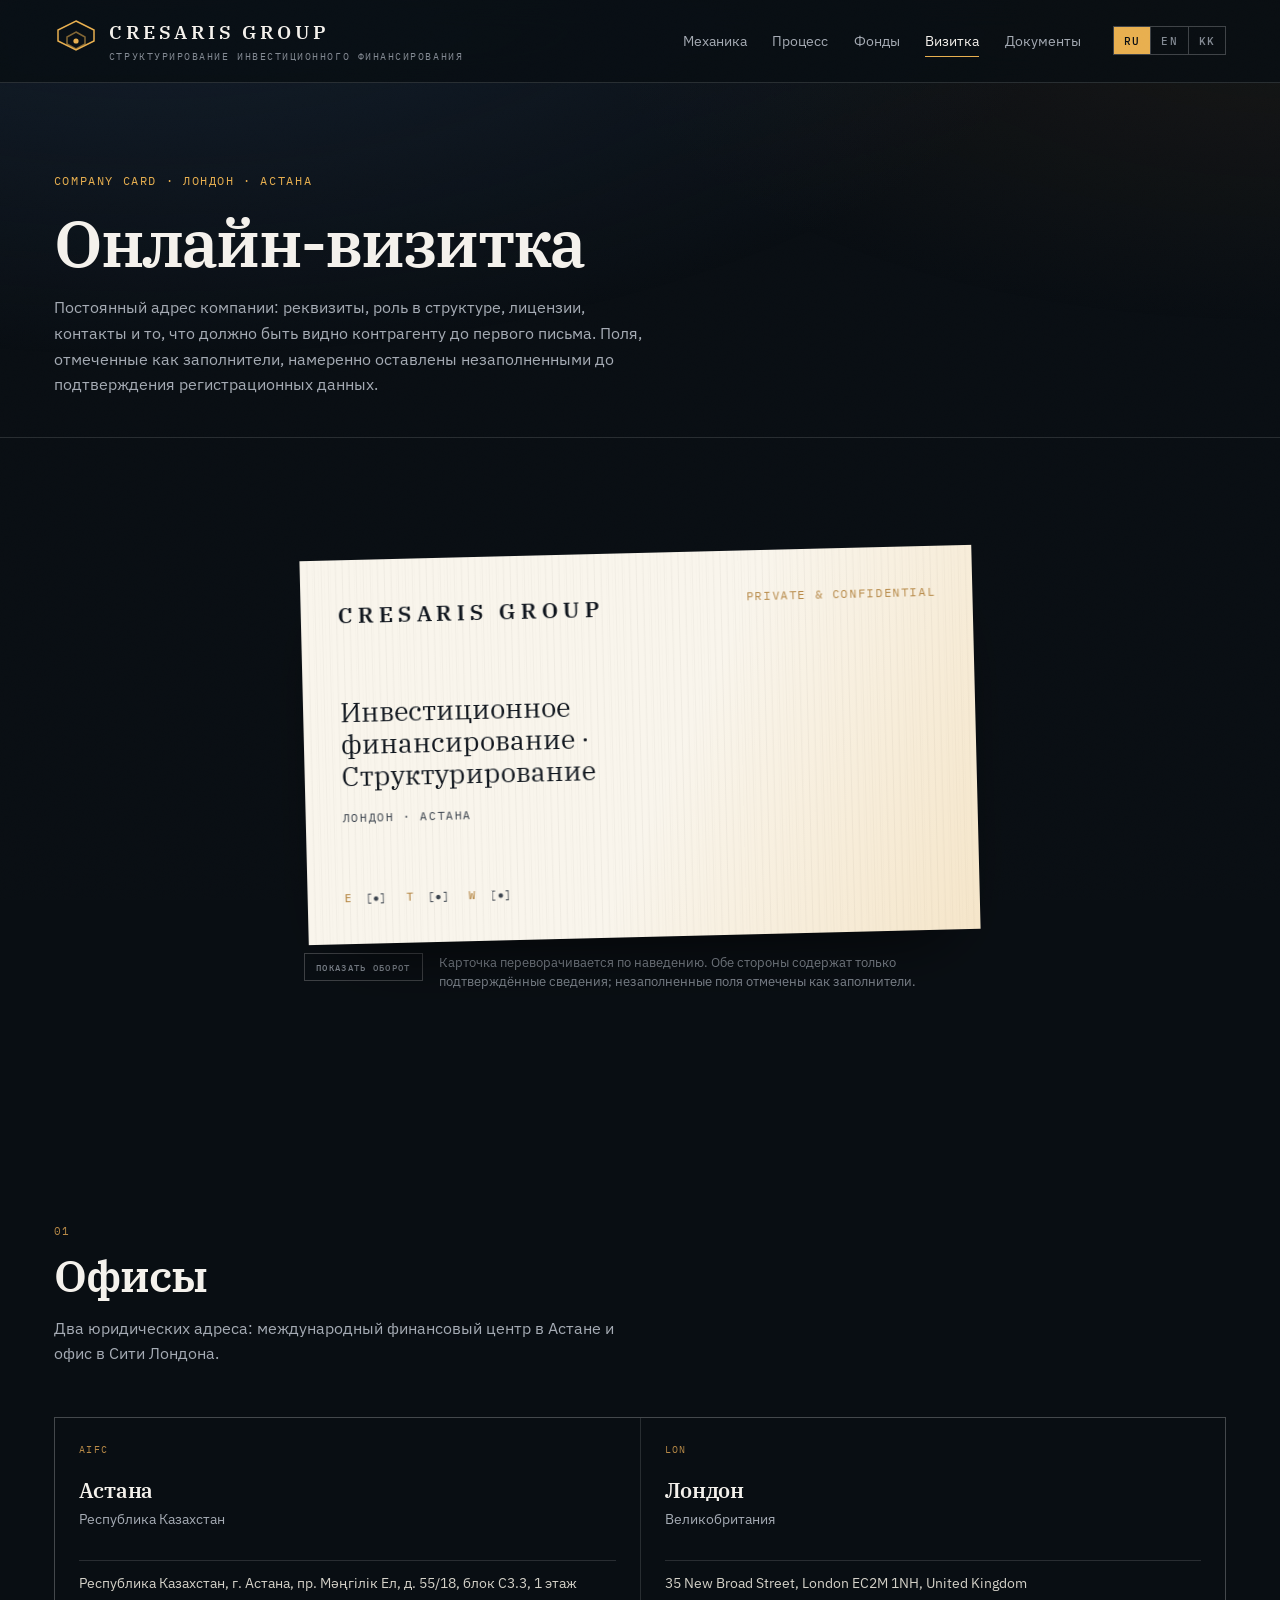
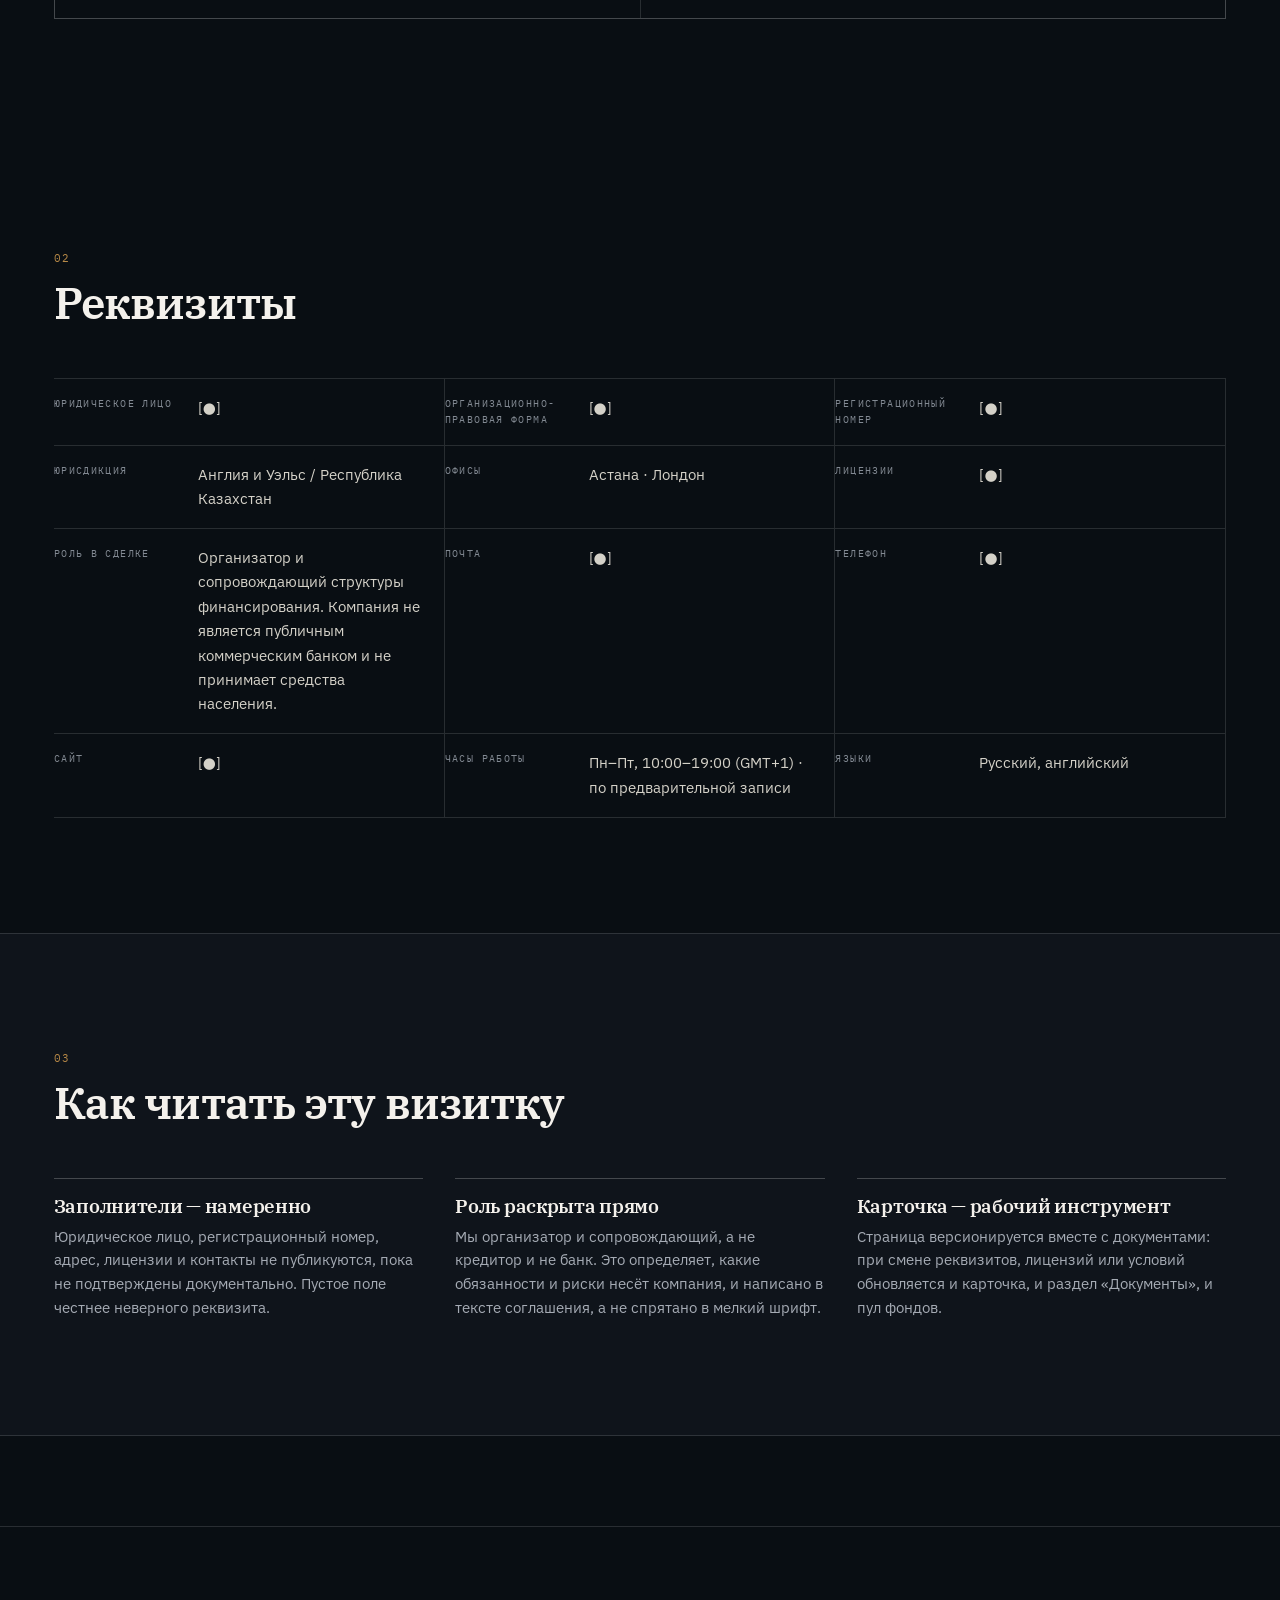
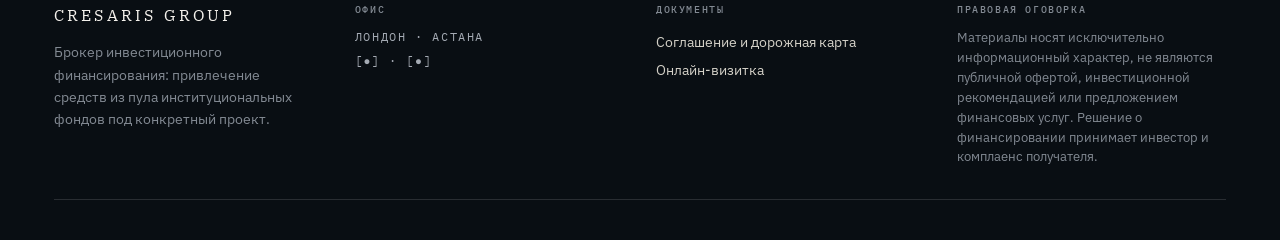
<file: company.html>
<!DOCTYPE html>
<html lang="ru" data-lang="ru">
<head>
<meta charset="utf-8">
<meta name="viewport" content="width=device-width, initial-scale=1">
<title data-i18n-title="title_company">Онлайн-визитка — CRESARIS GROUP</title>
<meta name="description" content="Реквизиты, роль в структуре сделки, лицензии и контакты компании-брокера инвестиционного финансирования." data-i18n-desc="desc_company">
<link rel="canonical" href="https://cresaris.group/company.html">
<meta property="og:title" content="Онлайн-визитка — CRESARIS GROUP" data-i18n-content="title_company">
<meta property="og:description" content="Реквизиты, роль в структуре сделки, лицензии и контакты компании-брокера инвестиционного финансирования." data-i18n-content="desc_company">
<meta property="og:type" content="website">
<meta property="og:url" content="https://cresaris.group/company.html">
<meta property="og:site_name" content="CRESARIS GROUP">
<meta property="og:locale" content="ru_RU">
<meta property="og:locale:alternate" content="en_GB">
<meta property="og:locale:alternate" content="kk_KZ">
<meta name="twitter:card" content="summary">
<meta name="theme-color" content="#090e13">
<link rel="alternate" hreflang="ru" href="https://cresaris.group/company.html">
<link rel="alternate" hreflang="en" href="https://cresaris.group/company.html?lang=en">
<link rel="alternate" hreflang="kk" href="https://cresaris.group/company.html?lang=kk">
<link rel="alternate" hreflang="x-default" href="https://cresaris.group/company.html">
<link rel="icon" href="assets/favicon.svg" type="image/svg+xml">
<script>document.documentElement.classList.add("js");</script>
<link rel="preload" as="font" type="font/woff2" href="assets/fonts/ibm-plex-serif-400-cyrillic.woff2" crossorigin>
<link rel="preload" as="font" type="font/woff2" href="assets/fonts/ibm-plex-serif-400-latin.woff2" crossorigin>
<link rel="preload" as="font" type="font/woff2" href="assets/fonts/ibm-plex-sans-400-cyrillic.woff2" crossorigin>
<link rel="preload" as="font" type="font/woff2" href="assets/fonts/ibm-plex-sans-400-latin.woff2" crossorigin>
<link rel="stylesheet" href="assets/fonts.css">
<link rel="stylesheet" href="assets/app.css">
<script src="assets/i18n-dict.js" defer></script>
<script src="assets/i18n.js" defer></script>
</head>
<body>
<a class="skip-link" href="#main" data-i18n="skip">Перейти к содержимому</a>
<div class="grain" aria-hidden="true"></div>
<header class="masthead">
  <div class="masthead__main">
    <a class="wordmark" href="index.html" aria-label="Cresaris Group — на главную" data-i18n-aria="home_aria">
      <span class="wordmark__mark" aria-hidden="true">
        <svg viewBox="0 0 44 44" width="44" height="44" focusable="false">
          <path d="M22 2 L40 11 L40 22 L22 31 L4 22 L4 11 Z" fill="none" stroke="currentColor" stroke-width="1.5"/>
          <path d="M22 13 L31 18 L31 25 L22 30 L13 25 L13 18 Z" fill="none" stroke="currentColor" stroke-width="1.5" opacity=".55"/>
          <circle cx="22" cy="22" r="2.6" fill="currentColor"/>
        </svg>
      </span>
      <span class="wordmark__text">
        <span class="wordmark__name">CRESARIS GROUP</span>
        <span class="wordmark__sub mono" data-i18n="tagline">Структурирование инвестиционного финансирования</span>
      </span>
    </a>
    <nav class="nav" aria-label="Основная навигация" data-i18n-aria="nav_aria">
      <a href="index.html" data-nav="index" data-i18n="nav_index">Механика</a>
      <a href="process.html" data-nav="process" data-i18n="nav_process">Процесс</a>
      <a href="funds.html" data-nav="funds" data-i18n="nav_funds">Фонды</a>
      <a href="company.html" data-nav="company" data-i18n="nav_company">Визитка</a>
      <a href="documents.html" data-nav="documents" data-i18n="nav_documents">Документы</a>
    </nav>
    <div class="lang" role="group" aria-label="Язык" data-i18n-aria="lang_aria">
      <button type="button" class="lang__btn is-active" data-set-lang="ru" aria-pressed="true">RU</button>
      <button type="button" class="lang__btn" data-set-lang="en" aria-pressed="false">EN</button>
      <button type="button" class="lang__btn" data-set-lang="kk" aria-pressed="false">KK</button>
    </div>
  </div>
</header>

<main id="main">
  <section class="pagehead pagehead--card">
    <p class="pagehead__eyebrow mono" data-i18n="ph_company">Company card · Лондон · Астана</p>
    <h1 class="pagehead__h" data-ru="Онлайн-визитка" data-en="Online company card" data-kk="Онлайн-визитка">Онлайн-визитка</h1>
    <p class="pagehead__lead" data-i18n="ph_company_lead">Постоянный адрес компании: реквизиты, роль в структуре, лицензии, контакты и то, что должно быть видно контрагенту до первого письма. Поля, отмеченные как заполнители, намеренно оставлены незаполненными до подтверждения регистрационных данных.</p>
  </section>

  <section class="section">
    <div class="cardwrap">
      <div class="card">
        <div class="card__face card__face--front">
          <div class="card__top">
            <span class="card__brand">CRESARIS GROUP</span>
            <span class="mono card__conf">PRIVATE &amp; CONFIDENTIAL</span>
          </div>
          <div class="card__mid">
            <p class="card__role" data-ru="Инвестиционное финансирование · Структурирование" data-en="Investment financing · Structuring" data-kk="Инвестициялық қаржыландыру · Құрылымдау"></p>
            <p class="card__cities mono" data-ru="Лондон · Астана" data-en="London · Astana" data-kk="Лондон · Астана"></p>
          </div>
          <div class="card__contacts mono">
            <span><b>E</b> [●]</span>
            <span><b>T</b> [●]</span>
            <span><b>W</b> [●]</span>
          </div>
        </div>
        <div class="card__face card__face--back">
          <div class="card__top">
            <span class="mono" data-ru="Лондон · Астана" data-en="London · Astana" data-kk="Лондон · Астана">Лондон · Астана</span>
            <span class="mono" data-ru="AIFC · City of London" data-en="AIFC · City of London" data-kk="AIFC · Лондон Сити">AIFC · City of London</span>
          </div>
          <dl class="card__kv">
            <div><dt class="mono">E</dt><dd>[●]</dd></div>
            <div><dt class="mono">T</dt><dd>[●]</dd></div>
            <div><dt class="mono">L</dt><dd>[●]</dd></div>
          </dl>
          <div class="card__bottom mono">
            <span data-ru="Редакция: 22 октября 2026" data-en="Revision: 22 October 2026" data-kk="Редакциясы: 2026 жылғы 22 қазан">Редакция: 22 октября 2026</span>
          </div>
        </div>
      </div>
      <div class="cardwrap__bar">
        <button type="button" class="card__toggle" data-card-toggle aria-pressed="false" data-ru="Показать оборот" data-en="Show reverse" data-kk="Артқы жағын көрсету">Показать оборот</button>
        <p class="cardwrap__note" data-i18n="card_flip_note">Карточка переворачивается по наведению. Обе стороны содержат только подтверждённые сведения; незаполненные поля отмечены как заполнители.</p>
      </div>
    </div>
  </section>

  <section class="section">
    <div class="section__head">
      <span class="mono section__idx">01</span>
      <h2 class="section__h" data-i18n="offices_h">Офисы</h2>
      <p class="section__sub" data-i18n="offices_sub">Два юридических адреса: международный финансовый центр в Астане и офис в Сити Лондона.</p>
    </div>
    <div class="offices">
      <article class="office reveal">
        <p class="office__code mono">AIFC</p>
        <h3 class="office__city"><span data-ru="Астана" data-en="Astana" data-kk="Астана">Астана</span></h3>
        <p class="office__country"><span data-ru="Республика Казахстан" data-en="Republic of Kazakhstan" data-kk="Қазақстан Республикасы">Республика Казахстан</span></p>
        <address class="office__addr"><span data-ru="Республика Казахстан, г. Астана, пр. Мәңгілік Ел, д. 55/18, блок C3.3, 1 этаж" data-en="55/18 Məngilik El Ave, block C3.3, 1st floor, Astana, Republic of Kazakhstan" data-kk="Қазақстан Республикасы, Астана қ., Мәңгілік Ел даңғылы, 55/18 үй, C3.3 блогы, 1 қабат">Республика Казахстан, г. Астана, пр. Мәңгілік Ел, д. 55/18, блок C3.3, 1 этаж</span></address>
      </article>
      <article class="office reveal">
        <p class="office__code mono">LON</p>
        <h3 class="office__city"><span data-ru="Лондон" data-en="London" data-kk="Лондон">Лондон</span></h3>
        <p class="office__country"><span data-ru="Великобритания" data-en="United Kingdom" data-kk="Ұлы Британия">Великобритания</span></p>
        <address class="office__addr"><span data-ru="35 New Broad Street, London EC2M 1NH, United Kingdom" data-en="35 New Broad Street, London EC2M 1NH, United Kingdom" data-kk="35 New Broad Street, London EC2M 1NH, Ұлы Британия">35 New Broad Street, London EC2M 1NH, United Kingdom</span></address>
      </article>
    </div>
  </section>

  <section class="section">
    <div class="section__head">
      <span class="mono section__idx">02</span>
      <h2 class="section__h" data-i18n="card_h">Реквизиты</h2>
    </div>
    <dl class="kvs">
      <div class="kv reveal">
        <dt class="kv__k mono"><span data-ru="Юридическое лицо" data-en="Legal entity" data-kk="Заңды тұлға">Юридическое лицо</span></dt>
        <dd class="kv__v"><span data-ru="[●]" data-en="[●]" data-kk="[●]">[●]</span></dd>
      </div>
      <div class="kv reveal">
        <dt class="kv__k mono"><span data-ru="Организационно-правовая форма" data-en="Legal form" data-kk="Ұйымдық-құқықтық нұсқа">Организационно-правовая форма</span></dt>
        <dd class="kv__v"><span data-ru="[●]" data-en="[●]" data-kk="[●]">[●]</span></dd>
      </div>
      <div class="kv reveal">
        <dt class="kv__k mono"><span data-ru="Регистрационный номер" data-en="Registration number" data-kk="Тіркеу нөмірі">Регистрационный номер</span></dt>
        <dd class="kv__v"><span data-ru="[●]" data-en="[●]" data-kk="[●]">[●]</span></dd>
      </div>
      <div class="kv reveal">
        <dt class="kv__k mono"><span data-ru="Юрисдикция" data-en="Jurisdiction" data-kk="Юрисдикция">Юрисдикция</span></dt>
        <dd class="kv__v"><span data-ru="Англия и Уэльс / Республика Казахстан" data-en="England and Wales / Republic of Kazakhstan" data-kk="Англия және Уэльс / Қазақстан Республикасы">Англия и Уэльс / Республика Казахстан</span></dd>
      </div>
      <div class="kv reveal">
        <dt class="kv__k mono"><span data-ru="Офисы" data-en="Offices" data-kk="Кеңселер">Офисы</span></dt>
        <dd class="kv__v"><span data-ru="Астана · Лондон" data-en="Astana · London" data-kk="Астана · Лондон">Астана · Лондон</span></dd>
      </div>
      <div class="kv reveal">
        <dt class="kv__k mono"><span data-ru="Лицензии" data-en="Licences" data-kk="Лицензиялар">Лицензии</span></dt>
        <dd class="kv__v"><span data-ru="[●]" data-en="[●]" data-kk="[●]">[●]</span></dd>
      </div>
      <div class="kv reveal">
        <dt class="kv__k mono"><span data-ru="Роль в сделке" data-en="Role in the transaction" data-kk="Мәміледегі рөлі">Роль в сделке</span></dt>
        <dd class="kv__v"><span data-ru="Организатор и сопровождающий структуры финансирования. Компания не является публичным коммерческим банком и не принимает средства населения." data-en="Originator and transaction agent. The company is not a public commercial bank and does not accept retail deposits." data-kk="Қаржыландыру құрылымының ұйымдастырушысы және жүргізушісі. Компания ашық коммерциялық банк болып табылмайды және халық қаражатын қабылдамайды.">Организатор и сопровождающий структуры финансирования. Компания не является публичным коммерческим банком и не принимает средства населения.</span></dd>
      </div>
      <div class="kv reveal">
        <dt class="kv__k mono"><span data-ru="Почта" data-en="Email" data-kk="Электрондық пошта">Почта</span></dt>
        <dd class="kv__v"><span data-ru="[●]" data-en="[●]" data-kk="[●]">[●]</span></dd>
      </div>
      <div class="kv reveal">
        <dt class="kv__k mono"><span data-ru="Телефон" data-en="Phone" data-kk="Телефон">Телефон</span></dt>
        <dd class="kv__v"><span data-ru="[●]" data-en="[●]" data-kk="[●]">[●]</span></dd>
      </div>
      <div class="kv reveal">
        <dt class="kv__k mono"><span data-ru="Сайт" data-en="Website" data-kk="Веб-сайт">Сайт</span></dt>
        <dd class="kv__v"><span data-ru="[●]" data-en="[●]" data-kk="[●]">[●]</span></dd>
      </div>
      <div class="kv reveal">
        <dt class="kv__k mono"><span data-ru="Часы работы" data-en="Hours" data-kk="Жұмыс уақыты">Часы работы</span></dt>
        <dd class="kv__v"><span data-ru="Пн–Пт, 10:00–19:00 (GMT+1) · по предварительной записи" data-en="Mon–Fri, 10:00–19:00 (GMT+1) · by appointment" data-kk="Дс–Ср, 10:00–19:00 (GMT+1) · алдын ала жазылумен">Пн–Пт, 10:00–19:00 (GMT+1) · по предварительной записи</span></dd>
      </div>
      <div class="kv reveal">
        <dt class="kv__k mono"><span data-ru="Языки" data-en="Languages" data-kk="Тілдер">Языки</span></dt>
        <dd class="kv__v"><span data-ru="Русский, английский" data-en="Russian, English" data-kk="Орысша, ағылшынша, қазақша">Русский, английский</span></dd>
      </div>
    </dl>
  </section>

  <section class="section section--dark">
    <div class="section__head">
      <span class="mono section__idx">03</span>
      <h2 class="section__h" data-i18n="card_note_h">Как читать эту визитку</h2>
    </div>
    <div class="notes">
      <article class="note reveal">
        <h3 class="note__t" data-ru="Заполнители — намеренно" data-en="Placeholders — deliberately" data-kk="Толтырылмаған өрістер — әдейі"></h3>
        <p class="note__b" data-ru="Юридическое лицо, регистрационный номер, адрес, лицензии и контакты не публикуются, пока не подтверждены документально. Пустое поле честнее неверного реквизита." data-en="The legal entity, registration number, address, licences and contacts are not published until confirmed by documents. An empty field is more honest than a wrong detail." data-kk="Заңды тұлға, тіркеу нөмірі, мекенжай, лицензиялар және байланыс құжатпен расталғанша жарияланбайды. Бос өріс қате деректерден шынайы."></p>
      </article>
      <article class="note reveal">
        <h3 class="note__t" data-ru="Роль раскрыта прямо" data-en="The role is stated plainly" data-kk="Рөль ашық айтылған"></h3>
        <p class="note__b" data-ru="Мы организатор и сопровождающий, а не кредитор и не банк. Это определяет, какие обязанности и риски несёт компания, и написано в тексте соглашения, а не спрятано в мелкий шрифт." data-en="We are the originator and transaction agent, not a lender and not a bank. That determines which duties and risks the company carries, and it is written into the agreement rather than buried in fine print." data-kk="Біз — ұйымдастырушы және жүргізуші, несие беруші емес және банк емес. Бұл компанияның қандай міндеттер мен тәуекелдер көршітетін айқындайды және оны келіссөз мәтініне жазылған, ұсақ шрифтке тықилған емес."></p>
      </article>
      <article class="note reveal">
        <h3 class="note__t" data-ru="Карточка — рабочий инструмент" data-en="The card is a working tool" data-kk="Карточка — жұмыс құралы"></h3>
        <p class="note__b" data-ru="Страница версионируется вместе с документами: при смене реквизитов, лицензий или условий обновляется и карточка, и раздел «Документы», и пул фондов." data-en="The page is versioned with the documents: when details, licences or terms change, the card, the documents section and the fund pool are updated together." data-kk="Бет құжаттармен бірге нұсқаланды: деректер, лицензиялар немесе шарттар өзгергенде карточка да, «Құжаттар» бөлімі де, қорлар пулі де бір мезгілде жаңартылады."></p>
      </article>
    </div>
  </section>
</main>

<footer class="foot">
  <div class="foot__grid">
    <div class="foot__col">
      <div class="foot__mark">CRESARIS GROUP</div>
      <p class="foot__desc" data-i18n="descriptor">Брокер инвестиционного финансирования: привлечение средств из пула институциональных фондов под конкретный проект.</p>
    </div>
    <div class="foot__col">
      <h2 class="foot__h" data-i18n="foot_office">Офис</h2>
      <p class="mono foot__mono" data-i18n="cities">Лондон · Астана</p>
      <p class="mono foot__mono">[●] · [●]</p>
    </div>
    <div class="foot__col">
      <h2 class="foot__h" data-i18n="foot_docs">Документы</h2>
      <a class="foot__link" href="documents.html" data-i18n="foot_docs_link">Соглашение и дорожная карта</a>
      <a class="foot__link" href="company.html" data-i18n="foot_card_link">Онлайн-визитка</a>
    </div>
    <div class="foot__col">
      <h2 class="foot__h" data-i18n="foot_legal">Правовая оговорка</h2>
      <p class="foot__note" data-i18n="foot_legal_text">Материалы носят исключительно информационный характер, не являются публичной офертой, инвестиционной рекомендацией или предложением финансовых услуг. Решение о финансировании принимает инвестор и компетентный орган получателя.</p>
    </div>
  </div>
  <div class="foot__rule"></div>
</footer>
</body>
</html>
</file>
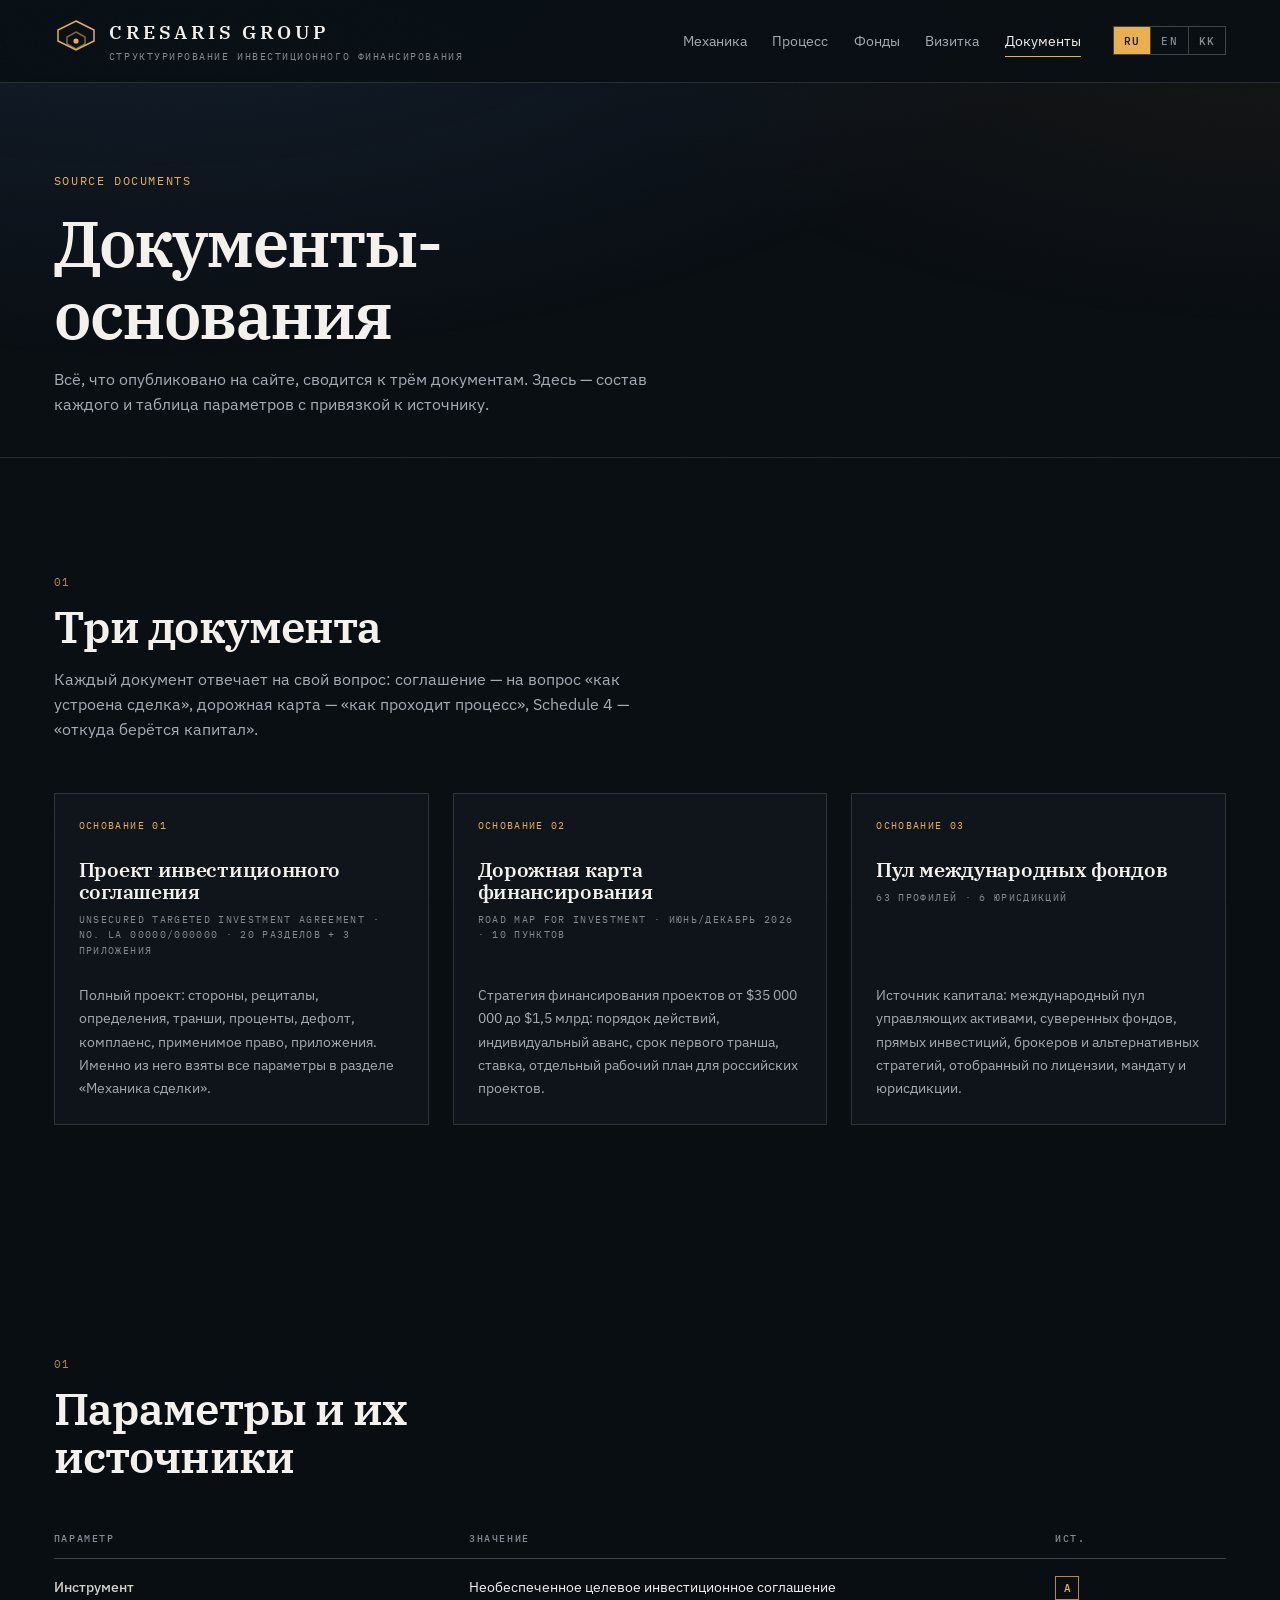
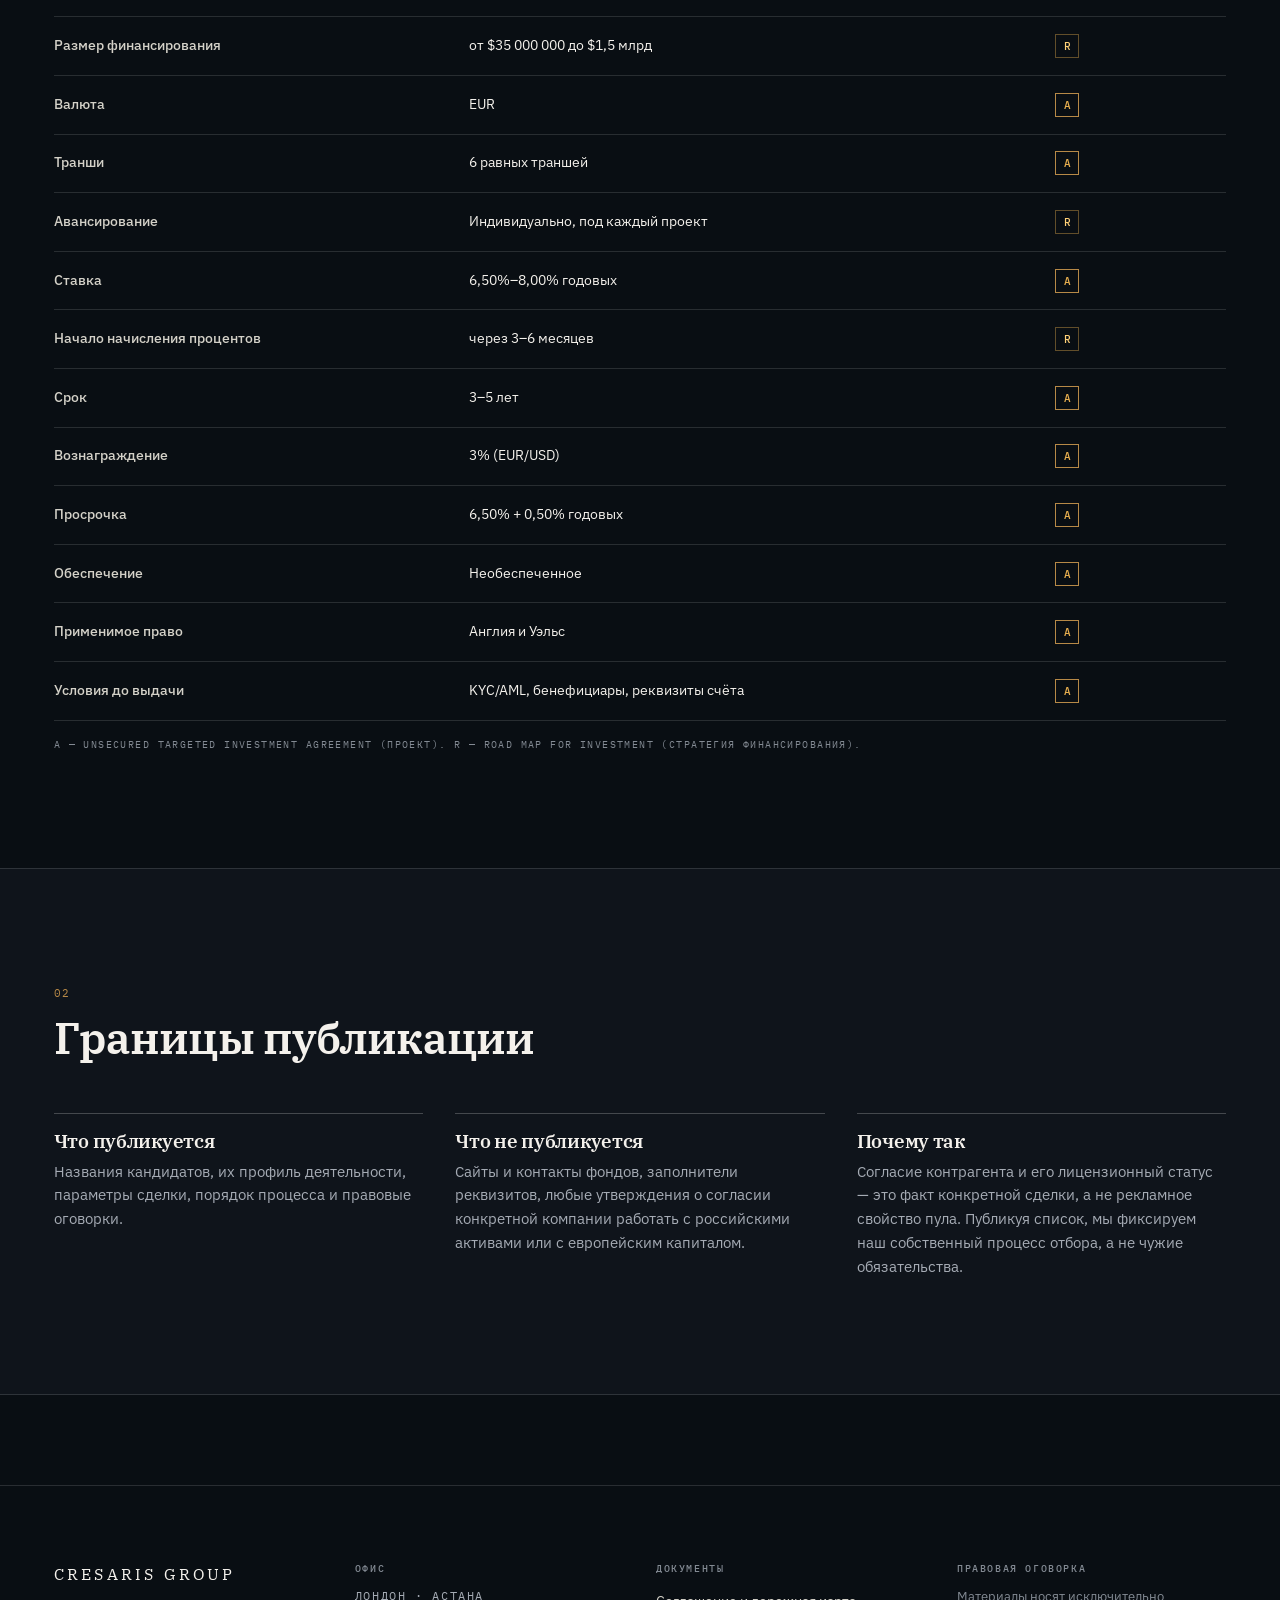
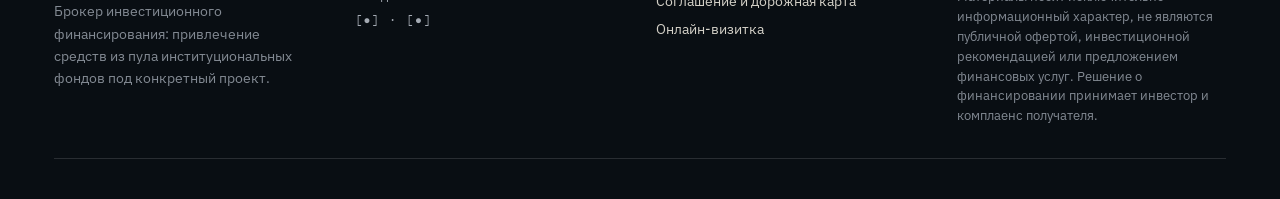
<file: documents.html>
<!DOCTYPE html>
<html lang="ru" data-lang="ru">
<head>
<meta charset="utf-8">
<meta name="viewport" content="width=device-width, initial-scale=1">
<title data-i18n-title="title_documents">Документы — CRESARIS GROUP</title>
<meta name="description" content="Три источника: проект инвестиционного соглашения, дорожная карта финансирования и пул международных фондов." data-i18n-desc="desc_documents">
<link rel="canonical" href="https://cresaris.group/documents.html">
<meta property="og:title" content="Документы — CRESARIS GROUP" data-i18n-content="title_documents">
<meta property="og:description" content="Три источника: проект инвестиционного соглашения, дорожная карта финансирования и пул международных фондов." data-i18n-content="desc_documents">
<meta property="og:type" content="website">
<meta property="og:url" content="https://cresaris.group/documents.html">
<meta property="og:site_name" content="CRESARIS GROUP">
<meta property="og:locale" content="ru_RU">
<meta property="og:locale:alternate" content="en_GB">
<meta property="og:locale:alternate" content="kk_KZ">
<meta name="twitter:card" content="summary">
<meta name="theme-color" content="#090e13">
<link rel="alternate" hreflang="ru" href="https://cresaris.group/documents.html">
<link rel="alternate" hreflang="en" href="https://cresaris.group/documents.html?lang=en">
<link rel="alternate" hreflang="kk" href="https://cresaris.group/documents.html?lang=kk">
<link rel="alternate" hreflang="x-default" href="https://cresaris.group/documents.html">
<link rel="icon" href="assets/favicon.svg" type="image/svg+xml">
<script>document.documentElement.classList.add("js");</script>
<link rel="preload" as="font" type="font/woff2" href="assets/fonts/ibm-plex-serif-400-cyrillic.woff2" crossorigin>
<link rel="preload" as="font" type="font/woff2" href="assets/fonts/ibm-plex-serif-400-latin.woff2" crossorigin>
<link rel="preload" as="font" type="font/woff2" href="assets/fonts/ibm-plex-sans-400-cyrillic.woff2" crossorigin>
<link rel="preload" as="font" type="font/woff2" href="assets/fonts/ibm-plex-sans-400-latin.woff2" crossorigin>
<link rel="stylesheet" href="assets/fonts.css">
<link rel="stylesheet" href="assets/app.css">
<script src="assets/i18n-dict.js" defer></script>
<script src="assets/i18n.js" defer></script>
</head>
<body>
<a class="skip-link" href="#main" data-i18n="skip">Перейти к содержимому</a>
<div class="grain" aria-hidden="true"></div>
<header class="masthead">
  <div class="masthead__main">
    <a class="wordmark" href="index.html" aria-label="Cresaris Group — на главную" data-i18n-aria="home_aria">
      <span class="wordmark__mark" aria-hidden="true">
        <svg viewBox="0 0 44 44" width="44" height="44" focusable="false">
          <path d="M22 2 L40 11 L40 22 L22 31 L4 22 L4 11 Z" fill="none" stroke="currentColor" stroke-width="1.5"/>
          <path d="M22 13 L31 18 L31 25 L22 30 L13 25 L13 18 Z" fill="none" stroke="currentColor" stroke-width="1.5" opacity=".55"/>
          <circle cx="22" cy="22" r="2.6" fill="currentColor"/>
        </svg>
      </span>
      <span class="wordmark__text">
        <span class="wordmark__name">CRESARIS GROUP</span>
        <span class="wordmark__sub mono" data-i18n="tagline">Структурирование инвестиционного финансирования</span>
      </span>
    </a>
    <nav class="nav" aria-label="Основная навигация" data-i18n-aria="nav_aria">
      <a href="index.html" data-nav="index" data-i18n="nav_index">Механика</a>
      <a href="process.html" data-nav="process" data-i18n="nav_process">Процесс</a>
      <a href="funds.html" data-nav="funds" data-i18n="nav_funds">Фонды</a>
      <a href="company.html" data-nav="company" data-i18n="nav_company">Визитка</a>
      <a href="documents.html" data-nav="documents" data-i18n="nav_documents">Документы</a>
    </nav>
    <div class="lang" role="group" aria-label="Язык" data-i18n-aria="lang_aria">
      <button type="button" class="lang__btn is-active" data-set-lang="ru" aria-pressed="true">RU</button>
      <button type="button" class="lang__btn" data-set-lang="en" aria-pressed="false">EN</button>
      <button type="button" class="lang__btn" data-set-lang="kk" aria-pressed="false">KK</button>
    </div>
  </div>
</header>

<main id="main">
  <section class="pagehead">
    <p class="pagehead__eyebrow mono" data-i18n="ph_docs">Source documents</p>
    <h1 class="pagehead__h" data-ru="Документы-основания" data-en="Source documents" data-kk="Негізгі құжаттар">Документы-основания</h1>
    <p class="pagehead__lead" data-i18n="ph_docs_lead">Всё, что опубликовано на сайте, сводится к трём документам. Здесь — состав каждого и таблица параметров с привязкой к источнику.</p>
  </section>

  <section class="section">
    <div class="section__head">
      <span class="mono section__idx">01</span>
      <h2 class="section__h" data-i18n="docs_list_h">Три документа</h2>
      <p class="section__sub" data-i18n="docs_list_sub">Каждый источник отвечает на свой вопрос: соглашение — на вопрос «как устроена сделка», дорожная карта — «как проходит процесс», пул фондов — «откуда берётся капитал».</p>
    </div>
    <div class="docs">
      <article class="doc reveal">
        <p class="doc__tag mono"><span data-ru="основание 01" data-en="source 01" data-kk="негіз 01">основание 01</span></p>
        <h3 class="doc__t"><span data-ru="Проект инвестиционного соглашения" data-en="Draft investment agreement" data-kk="Инвестициялық келіссөз жобасы">Проект инвестиционного соглашения</span></h3>
        <p class="doc__meta mono" data-ru="Unsecured Targeted Investment Agreement · No. LA 00000/000000 · 20 разделов + 3 приложения" data-en="Unsecured Targeted Investment Agreement · No. LA 00000/000000 · 20 sections + 3 schedules" data-kk="Unsecured Targeted Investment Agreement · No. LA 00000/000000 · 20 бөлім + 3 қосымша">Unsecured Targeted Investment Agreement · No. LA 00000/000000 · 20 разделов + 3 приложения</p>
        <p class="doc__b"><span data-ru="Полный проект: стороны, рециталы, определения, транши, проценты, дефолт, комплаенс, применимое право, приложения. Именно из него взяты все параметры в разделе «Механика сделки»." data-en="The full draft: parties, recitals, definitions, tranches, interest, default, compliance, governing law and schedules. Every parameter in the &#x27;Deal mechanics&#x27; section is taken from it." data-kk="Толық жоба: тараптар, преамбула, анықтамалар, транштар, пайыз, дефолт, комплайенс, қолданылатын құқық, қосымшалар. «Мәміле механикасы» бөліміндегі барлық параметрлер нақ осыдан алынған.">Полный проект: стороны, рециталы, определения, транши, проценты, дефолт, комплаенс, применимое право, приложения. Именно из него взяты все параметры в разделе «Механика сделки».</span></p>
      </article>
      <article class="doc reveal">
        <p class="doc__tag mono"><span data-ru="основание 02" data-en="source 02" data-kk="негіз 02">основание 02</span></p>
        <h3 class="doc__t"><span data-ru="Дорожная карта финансирования" data-en="Financing road map" data-kk="Қаржыландыру жол картасы">Дорожная карта финансирования</span></h3>
        <p class="doc__meta mono" data-ru="Road Map for Investment · Июнь/декабрь 2026 · 10 пунктов" data-en="Road Map for Investment · June/December 2026 · 10 items" data-kk="Road Map for Investment · 2026 жылғы маусым/желтоқсан · 10 тармақ">Road Map for Investment · Июнь/декабрь 2026 · 10 пунктов</p>
        <p class="doc__b"><span data-ru="Стратегия финансирования проектов от $35 000 000 до $1,5 млрд: порядок действий, индивидуальный аванс, срок первого транша, ставка, отдельный рабочий план для российских проектов." data-en="The financing strategy for projects from $35,000,000 up to $1.5 bn: sequence of steps, an advance set individually per project, first-tranche timing, rate, and the separate work plan for Russian projects." data-kk="$35 000 000-ден $1,5 млрд-ке дейінгі жобаларды қаржыландыру стратегиясы: әрекет тәртібі, жеке аванс, бірінші транштың мерзімі, пайыздық мөлшер, ресейлік жобалар үшін бөлек жұмыс жоспары.">Стратегия финансирования проектов от $35 000 000 до $1,5 млрд: порядок действий, индивидуальный аванс, срок первого транша, ставка, отдельный рабочий план для российских проектов.</span></p>
      </article>
      <article class="doc reveal">
        <p class="doc__tag mono"><span data-ru="основание 03" data-en="source 03" data-kk="негіз 03">основание 03</span></p>
        <h3 class="doc__t"><span data-ru="Пул международных фондов" data-en="International fund pool" data-kk="Халықаралық қорлар пулі">Пул международных фондов</span></h3>
        <p class="doc__meta mono" data-ru="63 профилей · 6 юрисдикций" data-en="63 profiles · 6 jurisdictions" data-kk="63 профиль · 6 юрисдикция">63 профилей · 6 юрисдикций</p>
        <p class="doc__b"><span data-ru="Источник капитала: международный пул управляющих активами, суверенных фондов, прямых инвестиций, брокеров и альтернативных стратегий, отобранный по лицензии, мандату и юрисдикции." data-en="The source of capital: an international pool of asset managers, sovereign funds, private equity firms, brokers and alternative strategies, screened by licence, mandate and jurisdiction." data-kk="Капитал көзі: лицензия, мандат және юрисдикция бойынша іріктелген халықаралық активтер басқарушылары, суверендік қорлар, тікелей инвестициялар, брокерлер және альтернативті стратегиялар пулі.">Источник капитала: международный пул управляющих активами, суверенных фондов, прямых инвестиций, брокеров и альтернативных стратегий, отобранный по лицензии, мандату и юрисдикции.</span></p>
      </article>
    </div>
  </section>

  <section class="section">
    <div class="section__head">
      <span class="mono section__idx">01</span>
      <h2 class="section__h" data-i18n="docs_terms_h">Параметры и их источники</h2>
    </div>
    <table class="terms">
      <thead>
        <tr>
          <th scope="col" data-i18n="col_param">Параметр</th>
          <th scope="col" data-i18n="col_value">Значение</th>
          <th scope="col" data-i18n="col_src">Ист.</th>
        </tr>
      </thead>
      <tbody>
        <tr>
          <th scope="row" class="terms__k"><span data-ru="Инструмент" data-en="Instrument" data-kk="Құрал">Инструмент</span></th>
          <td class="terms__v"><span data-ru="Необеспеченное целевое инвестиционное соглашение" data-en="Unsecured Targeted Investment Agreement" data-kk="Кепілсіз мақсатты инвестициялық келіссөз">Необеспеченное целевое инвестиционное соглашение</span></td>
          <td class="terms__src"><span class="src src--agreement">A</span></td>
        </tr>
        <tr>
          <th scope="row" class="terms__k"><span data-ru="Размер финансирования" data-en="Financing size" data-kk="Қаржыландыру көлемі">Размер финансирования</span></th>
          <td class="terms__v"><span data-ru="от $35 000 000 до $1,5 млрд" data-en="from $35,000,000 up to $1.5 bn" data-kk="$35 000 000-ден $1,5 млрд-ке дейін">от $35 000 000 до $1,5 млрд</span></td>
          <td class="terms__src"><span class="src src--roadmap">R</span></td>
        </tr>
        <tr>
          <th scope="row" class="terms__k"><span data-ru="Валюта" data-en="Currency" data-kk="Валюта">Валюта</span></th>
          <td class="terms__v"><span data-ru="EUR" data-en="EUR" data-kk="EUR">EUR</span></td>
          <td class="terms__src"><span class="src src--agreement">A</span></td>
        </tr>
        <tr>
          <th scope="row" class="terms__k"><span data-ru="Транши" data-en="Tranches" data-kk="Транштар">Транши</span></th>
          <td class="terms__v"><span data-ru="6 равных траншей" data-en="6 equal tranches" data-kk="6 бірдей транш">6 равных траншей</span></td>
          <td class="terms__src"><span class="src src--agreement">A</span></td>
        </tr>
        <tr>
          <th scope="row" class="terms__k"><span data-ru="Авансирование" data-en="Advance" data-kk="Аванс">Авансирование</span></th>
          <td class="terms__v"><span data-ru="Индивидуально, под каждый проект" data-en="Individual, per project" data-kk="Жеке-жеке, әр жобаға">Индивидуально, под каждый проект</span></td>
          <td class="terms__src"><span class="src src--roadmap">R</span></td>
        </tr>
        <tr>
          <th scope="row" class="terms__k"><span data-ru="Ставка" data-en="Interest rate" data-kk="Пайыздық мөлшер">Ставка</span></th>
          <td class="terms__v"><span data-ru="6,50%–8,00% годовых" data-en="6.50%–8.00% p.a." data-kk="6,50%–8,00% жылдық">6,50%–8,00% годовых</span></td>
          <td class="terms__src"><span class="src src--agreement">A</span></td>
        </tr>
        <tr>
          <th scope="row" class="terms__k"><span data-ru="Начало начисления процентов" data-en="Interest commencement" data-kk="Пайыз есептеудің басталуы">Начало начисления процентов</span></th>
          <td class="terms__v"><span data-ru="через 3–6 месяцев" data-en="after 3–6 months" data-kk="3–6 айдан кейін">через 3–6 месяцев</span></td>
          <td class="terms__src"><span class="src src--roadmap">R</span></td>
        </tr>
        <tr>
          <th scope="row" class="terms__k"><span data-ru="Срок" data-en="Term" data-kk="Мерзім">Срок</span></th>
          <td class="terms__v"><span data-ru="3–5 лет" data-en="3–5 years" data-kk="3–5 жыл">3–5 лет</span></td>
          <td class="terms__src"><span class="src src--agreement">A</span></td>
        </tr>
        <tr>
          <th scope="row" class="terms__k"><span data-ru="Вознаграждение" data-en="Arrangement fee" data-kk="Ақыратым">Вознаграждение</span></th>
          <td class="terms__v"><span data-ru="3% (EUR/USD)" data-en="3% (EUR/USD)" data-kk="3% (EUR/USD)">3% (EUR/USD)</span></td>
          <td class="terms__src"><span class="src src--agreement">A</span></td>
        </tr>
        <tr>
          <th scope="row" class="terms__k"><span data-ru="Просрочка" data-en="Default interest" data-kk="Мерзімінен өткен төлем">Просрочка</span></th>
          <td class="terms__v"><span data-ru="6,50% + 0,50% годовых" data-en="6.50% + 0.50% p.a." data-kk="6,50% + 0,50% жылдық">6,50% + 0,50% годовых</span></td>
          <td class="terms__src"><span class="src src--agreement">A</span></td>
        </tr>
        <tr>
          <th scope="row" class="terms__k"><span data-ru="Обеспечение" data-en="Security" data-kk="Кепіл">Обеспечение</span></th>
          <td class="terms__v"><span data-ru="Необеспеченное" data-en="Unsecured" data-kk="Кепілсіз">Необеспеченное</span></td>
          <td class="terms__src"><span class="src src--agreement">A</span></td>
        </tr>
        <tr>
          <th scope="row" class="terms__k"><span data-ru="Применимое право" data-en="Governing law" data-kk="Қолданылатын құқық">Применимое право</span></th>
          <td class="terms__v"><span data-ru="Англия и Уэльс" data-en="England and Wales" data-kk="Англия және Уэльс">Англия и Уэльс</span></td>
          <td class="terms__src"><span class="src src--agreement">A</span></td>
        </tr>
        <tr>
          <th scope="row" class="terms__k"><span data-ru="Условия до выдачи" data-en="Conditions precedent" data-kk="Беруге дейінгі шарттар">Условия до выдачи</span></th>
          <td class="terms__v"><span data-ru="KYC/AML, бенефициары, реквизиты счёта" data-en="KYC/AML, beneficial ownership, account details" data-kk="KYC/AML, пайда алушылар, шот деректері">KYC/AML, бенефициары, реквизиты счёта</span></td>
          <td class="terms__src"><span class="src src--agreement">A</span></td>
        </tr>
      </tbody>
    </table>
    <p class="legend mono" data-i18n="legend">A — Unsecured Targeted Investment Agreement (проект). R — Road Map for Investment (стратегия финансирования).</p>
  </section>

  <section class="section section--dark">
    <div class="section__head">
      <span class="mono section__idx">02</span>
      <h2 class="section__h" data-i18n="docs_scope_h">Границы публикации</h2>
    </div>
    <div class="notes">
      <article class="note reveal">
        <h3 class="note__t" data-ru="Что публикуется" data-en="What is published" data-kk="Не жарияланатын"></h3>
        <p class="note__b" data-ru="Названия кандидатов, их профиль деятельности, параметры сделки, порядок процесса и правовые оговорки." data-en="Candidate names, their activity profile, deal parameters, the process sequence and the legal caveats." data-kk="Үмісдердің атаулары, олардың қызмет профилі, мәміле параметрлері, процестің тәртібі және құқықтық ескертпелер."></p>
      </article>
      <article class="note reveal">
        <h3 class="note__t" data-ru="Что не публикуется" data-en="What is not published" data-kk="Жарияланбайтын"></h3>
        <p class="note__b" data-ru="Сайты и контакты фондов, заполнители реквизитов, любые утверждения о согласии конкретной компании работать с российскими активами или с европейским капиталом." data-en="Fund websites and contacts, placeholders in the company details, and any claim that a particular company agrees to work with Russian assets or with European capital." data-kk="Қорлардың сайттары мен байланыстары, компания деректеріндегі толтырылмаған өрістер және нақты компанияның ресейлік активтермен немесе еуропалық капиталмен жұмыс істеуге келіскені туралы кез келген мәлімдеме."></p>
      </article>
      <article class="note reveal">
        <h3 class="note__t" data-ru="Почему так" data-en="Why" data-kk="Неге осындай"></h3>
        <p class="note__b" data-ru="Согласие контрагента и его лицензионный статус — это факт конкретной сделки, а не рекламное свойство пула. Публикуя список, мы фиксируем наш собственный процесс отбора, а не чужие обязательства." data-en="A counterparty's consent and licence status belong to a specific deal, not to a marketing property of the pool. By publishing the list we fix our own screening process, not other people's obligations." data-kk="Контрагенттің келіссөзі және лицензия мәртебесі — нақты мәміленің факті, пулдың нарықтық қасиеті емес. Тізімді жариялау арқылы біз өз іріктеу процесімізді тіркейміз, басқалардың міндеттемелерін емес."></p>
      </article>
    </div>
  </section>
</main>

<footer class="foot">
  <div class="foot__grid">
    <div class="foot__col">
      <div class="foot__mark">CRESARIS GROUP</div>
      <p class="foot__desc" data-i18n="descriptor">Брокер инвестиционного финансирования: привлечение средств из пула институциональных фондов под конкретный проект.</p>
    </div>
    <div class="foot__col">
      <h2 class="foot__h" data-i18n="foot_office">Офис</h2>
      <p class="mono foot__mono" data-i18n="cities">Лондон · Астана</p>
      <p class="mono foot__mono">[●] · [●]</p>
    </div>
    <div class="foot__col">
      <h2 class="foot__h" data-i18n="foot_docs">Документы</h2>
      <a class="foot__link" href="documents.html" data-i18n="foot_docs_link">Соглашение и дорожная карта</a>
      <a class="foot__link" href="company.html" data-i18n="foot_card_link">Онлайн-визитка</a>
    </div>
    <div class="foot__col">
      <h2 class="foot__h" data-i18n="foot_legal">Правовая оговорка</h2>
      <p class="foot__note" data-i18n="foot_legal_text">Материалы носят исключительно информационный характер, не являются публичной офертой, инвестиционной рекомендацией или предложением финансовых услуг. Решение о финансировании принимает инвестор и компетентный орган получателя.</p>
    </div>
  </div>
  <div class="foot__rule"></div>
</footer>
</body>
</html>
</file>
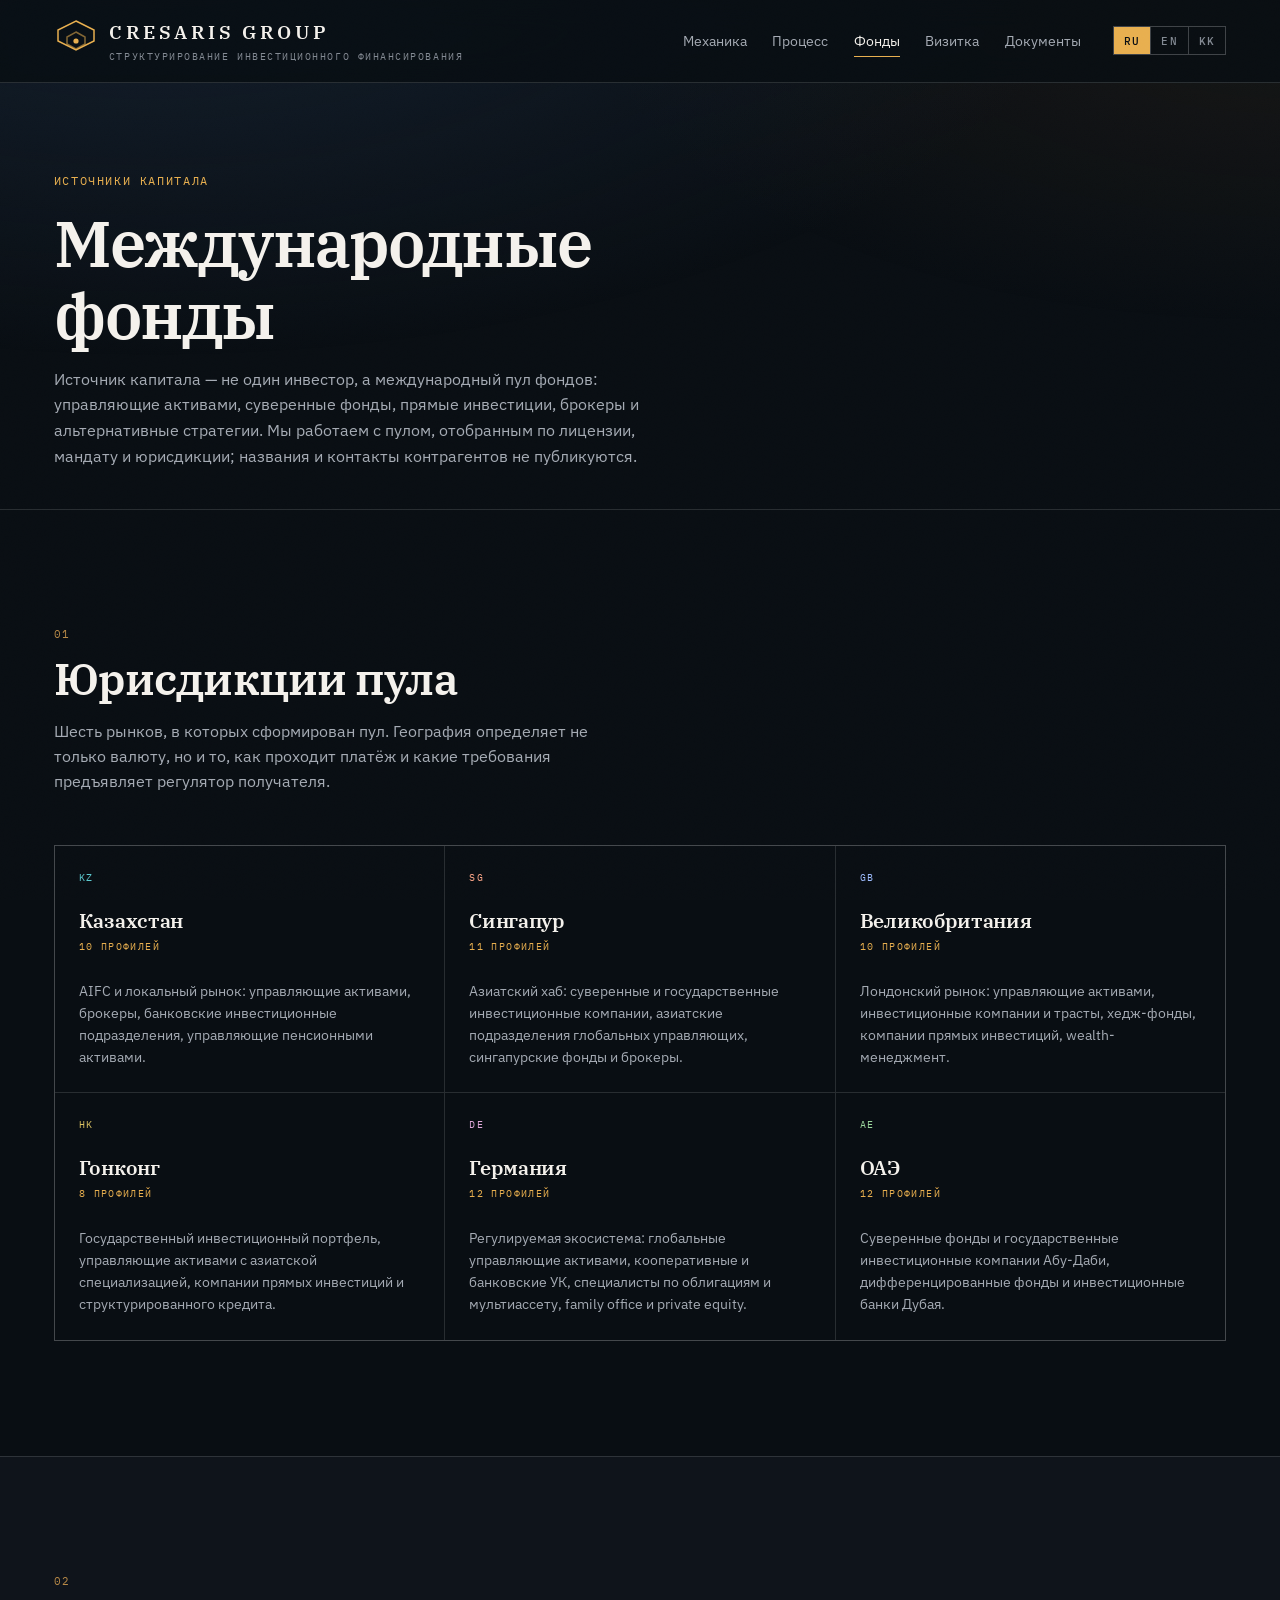
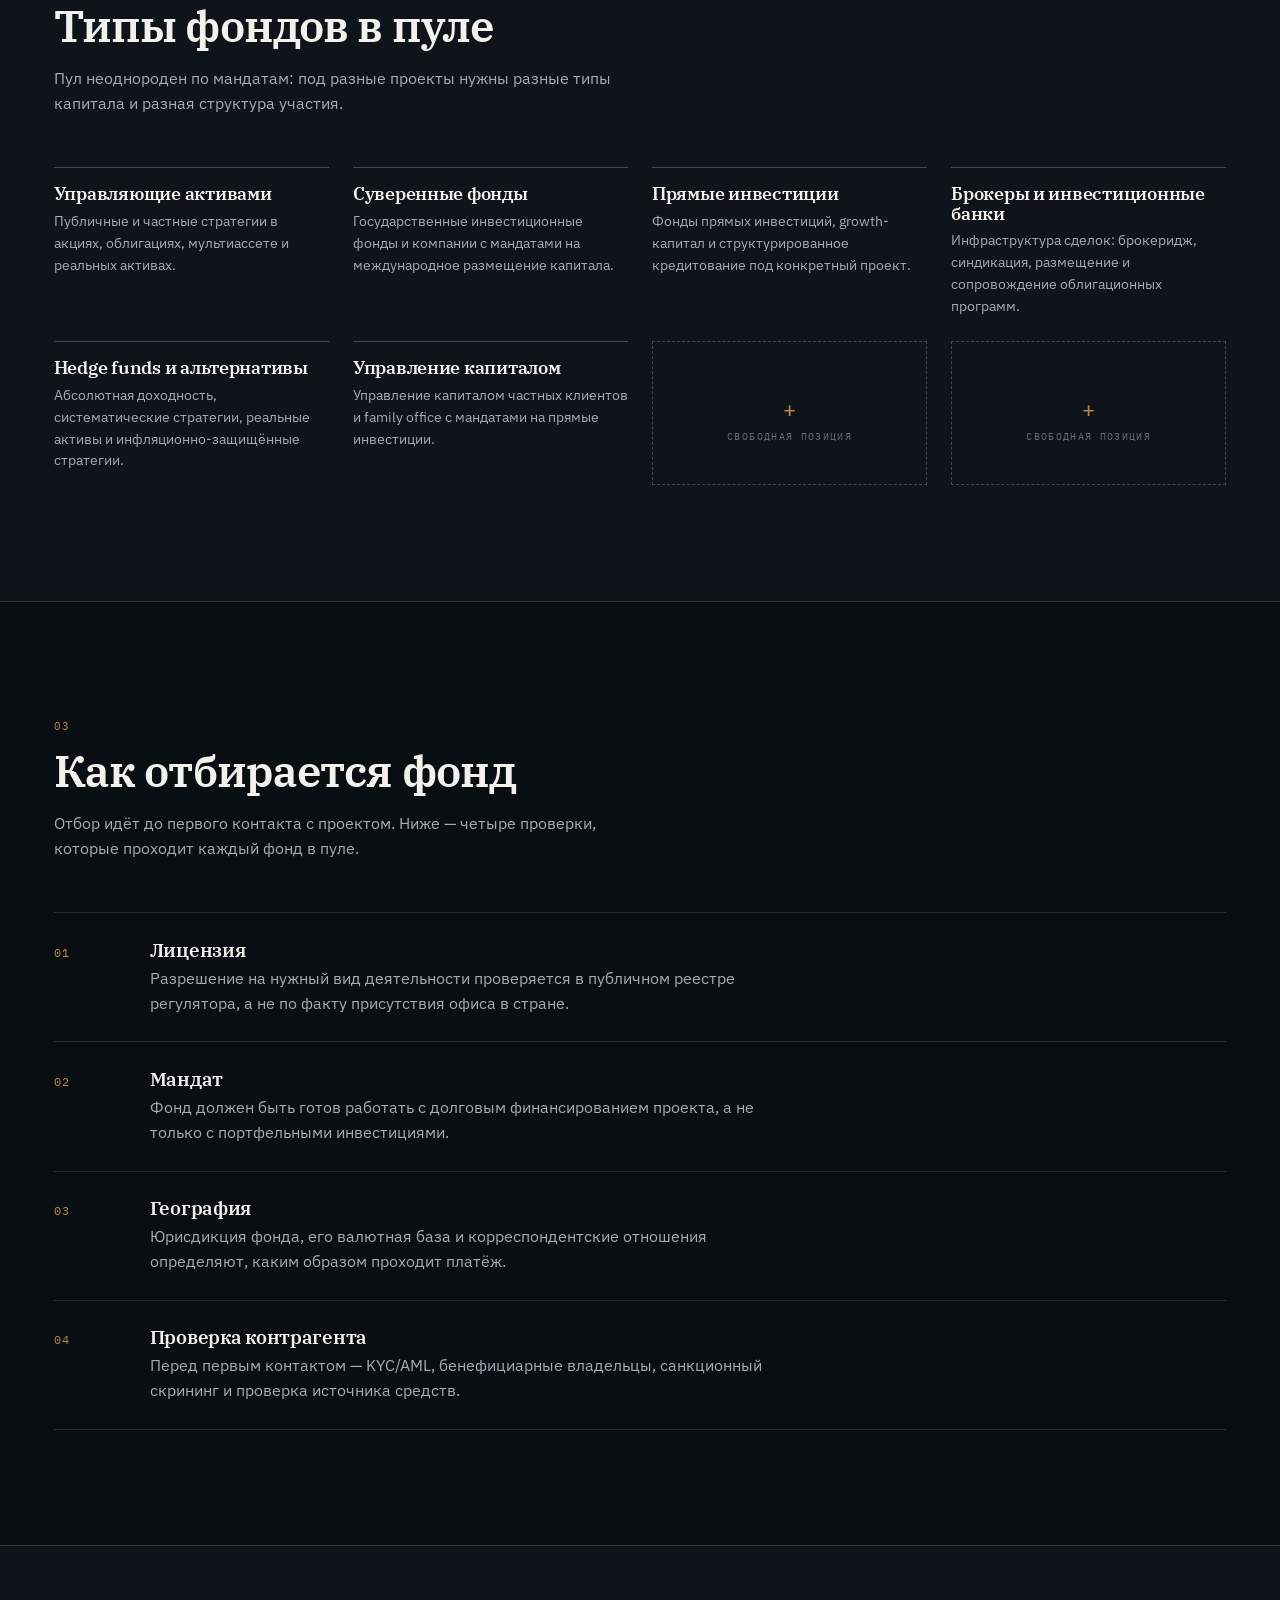
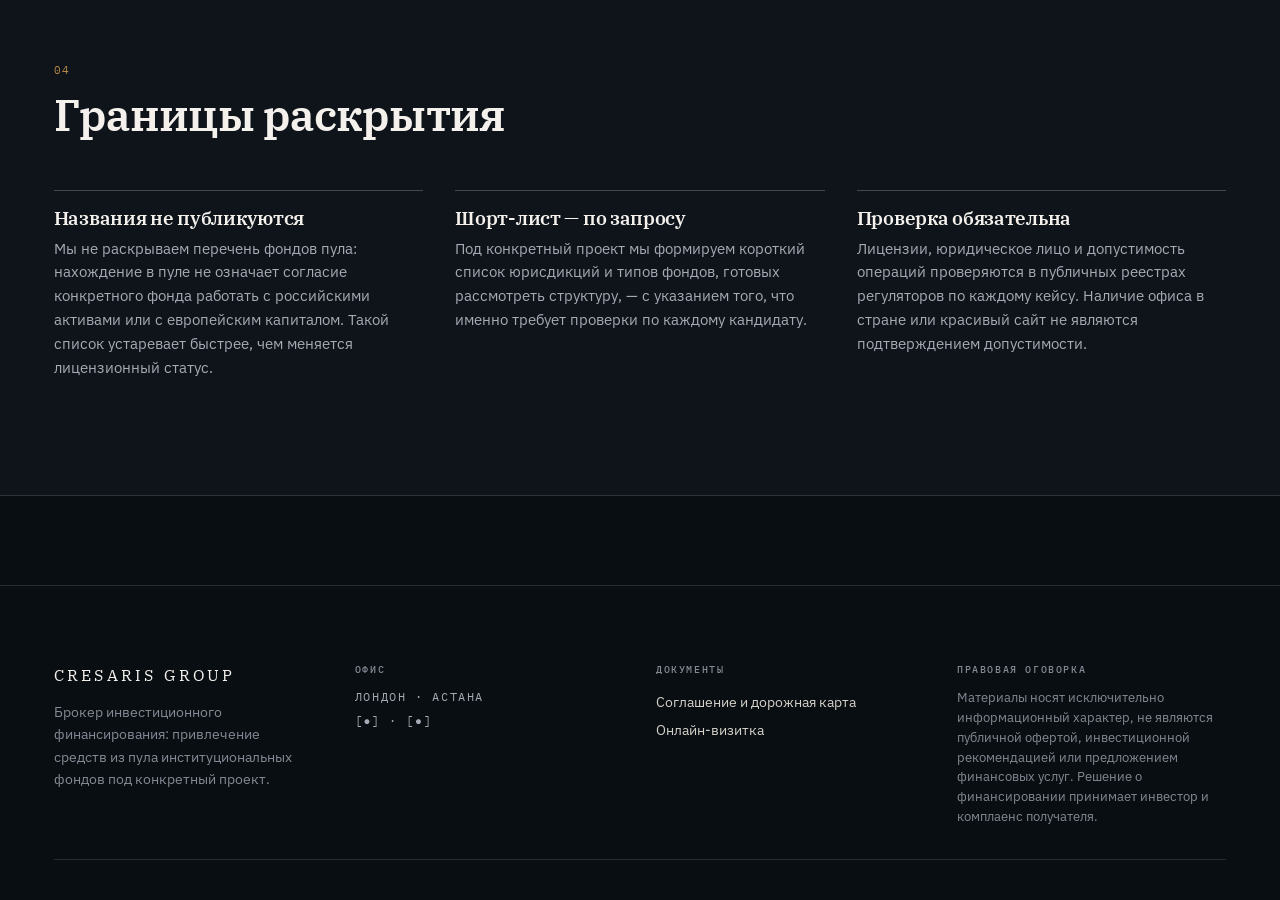
<file: funds.html>
<!DOCTYPE html>
<html lang="ru" data-lang="ru">
<head>
<meta charset="utf-8">
<meta name="viewport" content="width=device-width, initial-scale=1">
<title data-i18n-title="title_funds">Международные фонды — CRESARIS GROUP</title>
<meta name="description" content="Пул международных фондов как источник инвестиционного финансирования: юрисдикции, типы мандатов и критерии отбора. Названия и контакты фондов не публикуются." data-i18n-desc="desc_funds">
<link rel="canonical" href="https://cresaris.group/funds.html">
<meta property="og:title" content="Международные фонды — CRESARIS GROUP" data-i18n-content="title_funds">
<meta property="og:description" content="Пул международных фондов как источник инвестиционного финансирования: юрисдикции, типы мандатов и критерии отбора. Названия и контакты фондов не публикуются." data-i18n-content="desc_funds">
<meta property="og:type" content="website">
<meta property="og:url" content="https://cresaris.group/funds.html">
<meta property="og:site_name" content="CRESARIS GROUP">
<meta property="og:locale" content="ru_RU">
<meta property="og:locale:alternate" content="en_GB">
<meta property="og:locale:alternate" content="kk_KZ">
<meta name="twitter:card" content="summary">
<meta name="theme-color" content="#090e13">
<link rel="alternate" hreflang="ru" href="https://cresaris.group/funds.html">
<link rel="alternate" hreflang="en" href="https://cresaris.group/funds.html?lang=en">
<link rel="alternate" hreflang="kk" href="https://cresaris.group/funds.html?lang=kk">
<link rel="alternate" hreflang="x-default" href="https://cresaris.group/funds.html">
<link rel="icon" href="assets/favicon.svg" type="image/svg+xml">
<script>document.documentElement.classList.add("js");</script>
<link rel="preload" as="font" type="font/woff2" href="assets/fonts/ibm-plex-serif-400-cyrillic.woff2" crossorigin>
<link rel="preload" as="font" type="font/woff2" href="assets/fonts/ibm-plex-serif-400-latin.woff2" crossorigin>
<link rel="preload" as="font" type="font/woff2" href="assets/fonts/ibm-plex-sans-400-cyrillic.woff2" crossorigin>
<link rel="preload" as="font" type="font/woff2" href="assets/fonts/ibm-plex-sans-400-latin.woff2" crossorigin>
<link rel="stylesheet" href="assets/fonts.css">
<link rel="stylesheet" href="assets/app.css">
<script src="assets/i18n-dict.js" defer></script>
<script src="assets/i18n.js" defer></script>
</head>
<body>
<a class="skip-link" href="#main" data-i18n="skip">Перейти к содержимому</a>
<div class="grain" aria-hidden="true"></div>
<header class="masthead">
  <div class="masthead__main">
    <a class="wordmark" href="index.html" aria-label="Cresaris Group — на главную" data-i18n-aria="home_aria">
      <span class="wordmark__mark" aria-hidden="true">
        <svg viewBox="0 0 44 44" width="44" height="44" focusable="false">
          <path d="M22 2 L40 11 L40 22 L22 31 L4 22 L4 11 Z" fill="none" stroke="currentColor" stroke-width="1.5"/>
          <path d="M22 13 L31 18 L31 25 L22 30 L13 25 L13 18 Z" fill="none" stroke="currentColor" stroke-width="1.5" opacity=".55"/>
          <circle cx="22" cy="22" r="2.6" fill="currentColor"/>
        </svg>
      </span>
      <span class="wordmark__text">
        <span class="wordmark__name">CRESARIS GROUP</span>
        <span class="wordmark__sub mono" data-i18n="tagline">Структурирование инвестиционного финансирования</span>
      </span>
    </a>
    <nav class="nav" aria-label="Основная навигация" data-i18n-aria="nav_aria">
      <a href="index.html" data-nav="index" data-i18n="nav_index">Механика</a>
      <a href="process.html" data-nav="process" data-i18n="nav_process">Процесс</a>
      <a href="funds.html" data-nav="funds" data-i18n="nav_funds">Фонды</a>
      <a href="company.html" data-nav="company" data-i18n="nav_company">Визитка</a>
      <a href="documents.html" data-nav="documents" data-i18n="nav_documents">Документы</a>
    </nav>
    <div class="lang" role="group" aria-label="Язык" data-i18n-aria="lang_aria">
      <button type="button" class="lang__btn is-active" data-set-lang="ru" aria-pressed="true">RU</button>
      <button type="button" class="lang__btn" data-set-lang="en" aria-pressed="false">EN</button>
      <button type="button" class="lang__btn" data-set-lang="kk" aria-pressed="false">KK</button>
    </div>
  </div>
</header>

<main id="main">
  <section class="pagehead">
    <p class="pagehead__eyebrow mono" data-i18n="ph_funds">Источники капитала</p>
    <h1 class="pagehead__h" data-ru="Международные фонды" data-en="International funds" data-kk="Халықаралық қорлар">Международные фонды</h1>
    <p class="pagehead__lead" data-i18n="ph_funds_lead">Источник капитала — не один инвестор, а международный пул фондов: управляющие активами, суверенные фонды, прямые инвестиции, брокеры и альтернативные стратегии. Мы работаем с пулом, отобранным по лицензии, мандату и юрисдикции; названия и контакты контрагентов не публикуются.</p>
  </section>

  <section class="section">
    <div class="section__head">
      <span class="mono section__idx">01</span>
      <h2 class="section__h" data-i18n="jur_h">Юрисдикции пула</h2>
      <p class="section__sub" data-i18n="jur_sub">Шесть рынков, в которых сформирован пул. География определяет не только валюту, но и то, как проходит платёж и какие требования предъявляет регулятор получателя.</p>
    </div>
    <div class="jurs">
        <article class="jur reveal">
          <p class="jur__cc mono" data-cc="KZ">KZ</p>
          <h3 class="jur__t"><span data-ru="Казахстан" data-en="Kazakhstan" data-kk="Қазақстан">Казахстан</span></h3>
          <p class="jur__n mono"><span data-ru="10 профилей" data-en="10 profiles" data-kk="10 профиль">10 профилей</span></p>
          <p class="jur__b"><span data-ru="AIFC и локальный рынок: управляющие активами, брокеры, банковские инвестиционные подразделения, управляющие пенсионными активами." data-en="AIFC and the local market: asset managers, brokers, banks&#x27; investment arms and pension asset managers." data-kk="AIFC және жергілікті нарық: активтер басқарушылары, брокерлер, банктердің инвестициялық бөлімдері, зейнетақ активтерін басқарушылар.">AIFC и локальный рынок: управляющие активами, брокеры, банковские инвестиционные подразделения, управляющие пенсионными активами.</span></p>
        </article>
        <article class="jur reveal">
          <p class="jur__cc mono" data-cc="SG">SG</p>
          <h3 class="jur__t"><span data-ru="Сингапур" data-en="Singapore" data-kk="Сингапур">Сингапур</span></h3>
          <p class="jur__n mono"><span data-ru="11 профилей" data-en="11 profiles" data-kk="11 профиль">11 профилей</span></p>
          <p class="jur__b"><span data-ru="Азиатский хаб: суверенные и государственные инвестиционные компании, азиатские подразделения глобальных управляющих, сингапурские фонды и брокеры." data-en="An Asian hub: sovereign and state investment companies, Asian arms of global managers, Singapore-based funds and brokers." data-kk="Азиялық тұжырым: суверендік және мемлекеттік инвестициялық компаниялар, жаһандық басқарушылардың азиялық бөлімшелері, сингапурлық қорлар мен брокерлер.">Азиатский хаб: суверенные и государственные инвестиционные компании, азиатские подразделения глобальных управляющих, сингапурские фонды и брокеры.</span></p>
        </article>
        <article class="jur reveal">
          <p class="jur__cc mono" data-cc="GB">GB</p>
          <h3 class="jur__t"><span data-ru="Великобритания" data-en="United Kingdom" data-kk="Ұлы Британия">Великобритания</span></h3>
          <p class="jur__n mono"><span data-ru="10 профилей" data-en="10 profiles" data-kk="10 профиль">10 профилей</span></p>
          <p class="jur__b"><span data-ru="Лондонский рынок: управляющие активами, инвестиционные компании и трасты, хедж-фонды, компании прямых инвестиций, wealth-менеджмент." data-en="The London market: asset managers, investment companies and trusts, hedge funds, private equity firms and wealth managers." data-kk="Лондон нарығы: активтер басқарушылары, инвестициялық компаниялар мен трасттар, хедж-қорлар, тікелей инвестициялар компаниялары, wealth-management.">Лондонский рынок: управляющие активами, инвестиционные компании и трасты, хедж-фонды, компании прямых инвестиций, wealth-менеджмент.</span></p>
        </article>
        <article class="jur reveal">
          <p class="jur__cc mono" data-cc="HK">HK</p>
          <h3 class="jur__t"><span data-ru="Гонконг" data-en="Hong Kong" data-kk="Гонконг">Гонконг</span></h3>
          <p class="jur__n mono"><span data-ru="8 профилей" data-en="8 profiles" data-kk="8 профиль">8 профилей</span></p>
          <p class="jur__b"><span data-ru="Государственный инвестиционный портфель, управляющие активами с азиатской специализацией, компании прямых инвестиций и структурированного кредита." data-en="A sovereign investment portfolio, Asia-specialist asset managers, private equity firms and structured credit providers." data-kk="Мемлекеттік инвестициялық портфель, азиялық мамандандырылған активтер басқарушылары, тікелей инвестициялар компаниялары мен құрылымдық несие операторлары.">Государственный инвестиционный портфель, управляющие активами с азиатской специализацией, компании прямых инвестиций и структурированного кредита.</span></p>
        </article>
        <article class="jur reveal">
          <p class="jur__cc mono" data-cc="DE">DE</p>
          <h3 class="jur__t"><span data-ru="Германия" data-en="Germany" data-kk="Германия">Германия</span></h3>
          <p class="jur__n mono"><span data-ru="12 профилей" data-en="12 profiles" data-kk="12 профиль">12 профилей</span></p>
          <p class="jur__b"><span data-ru="Регулируемая экосистема: глобальные управляющие активами, кооперативные и банковские УК, специалисты по облигациям и мультиассету, family office и private equity." data-en="A regulated ecosystem: global asset managers, cooperative and bank-owned managers, fixed income and multi-asset specialists, family offices and private equity." data-kk="Реттелген экожүйе: жаһандық активтер басқарушылары, кооперативтік және банк басқарушылары, облигациялар мен мультиассет бойынша мамандар, family office және тікелей инвестициялар.">Регулируемая экосистема: глобальные управляющие активами, кооперативные и банковские УК, специалисты по облигациям и мультиассету, family office и private equity.</span></p>
        </article>
        <article class="jur reveal">
          <p class="jur__cc mono" data-cc="AE">AE</p>
          <h3 class="jur__t"><span data-ru="ОАЭ" data-en="UAE" data-kk="БАЭ">ОАЭ</span></h3>
          <p class="jur__n mono"><span data-ru="12 профилей" data-en="12 profiles" data-kk="12 профиль">12 профилей</span></p>
          <p class="jur__b"><span data-ru="Суверенные фонды и государственные инвестиционные компании Абу-Даби, дифференцированные фонды и инвестиционные банки Дубая." data-en="Abu Dhabi sovereign funds and state investment companies, diversified funds and Dubai investment banks." data-kk="Абу-Даби суверендік қорлары мен мемлекеттік инвестициялық компаниялары, дифференциалды қорлар мен Дубай инвестициялық банктері.">Суверенные фонды и государственные инвестиционные компании Абу-Даби, дифференцированные фонды и инвестиционные банки Дубая.</span></p>
        </article>
    </div>
  </section>

  <section class="section section--dark">
    <div class="section__head">
      <span class="mono section__idx">02</span>
      <h2 class="section__h" data-i18n="types_h">Типы фондов в пуле</h2>
      <p class="section__sub" data-i18n="types_sub">Пул неоднороден по мандатам: под разные проекты нужны разные типы капитала и разная структура участия.</p>
    </div>
    <div class="ftypes">
        <article class="ftype reveal">
          <h3 class="ftype__t"><span data-ru="Управляющие активами" data-en="Asset managers" data-kk="Активтер басқарушылары">Управляющие активами</span></h3>
          <p class="ftype__b"><span data-ru="Публичные и частные стратегии в акциях, облигациях, мультиассете и реальных активах." data-en="Public and private strategies in equities, fixed income, multi-asset and real assets." data-kk="Акциялар, облигациялар, мультиассет және нақты активтер бойынша ашық және жеке стратегиялар.">Публичные и частные стратегии в акциях, облигациях, мультиассете и реальных активах.</span></p>
        </article>
        <article class="ftype reveal">
          <h3 class="ftype__t"><span data-ru="Суверенные фонды" data-en="Sovereign funds" data-kk="Суверендік қорлар">Суверенные фонды</span></h3>
          <p class="ftype__b"><span data-ru="Государственные инвестиционные фонды и компании с мандатами на международное размещение капитала." data-en="State investment funds and companies mandated to deploy capital internationally." data-kk="Мемлекеттік инвестициялық қорлар және капиталды халықаралық нарыққа орналастыру мандаты бар компаниялар.">Государственные инвестиционные фонды и компании с мандатами на международное размещение капитала.</span></p>
        </article>
        <article class="ftype reveal">
          <h3 class="ftype__t"><span data-ru="Прямые инвестиции" data-en="Private equity" data-kk="Тікелей инвестициялар">Прямые инвестиции</span></h3>
          <p class="ftype__b"><span data-ru="Фонды прямых инвестиций, growth-капитал и структурированное кредитование под конкретный проект." data-en="Private equity, growth capital and structured credit for a specific project." data-kk="Тікелей инвестициялар қорлары, growth-капитал және нақты жобаға арналған құрылымдық несиелеу.">Фонды прямых инвестиций, growth-капитал и структурированное кредитование под конкретный проект.</span></p>
        </article>
        <article class="ftype reveal">
          <h3 class="ftype__t"><span data-ru="Брокеры и инвестиционные банки" data-en="Brokers and investment banks" data-kk="Брокерлер мен инвестициялық банктер">Брокеры и инвестиционные банки</span></h3>
          <p class="ftype__b"><span data-ru="Инфраструктура сделок: брокеридж, синдикация, размещение и сопровождение облигационных программ." data-en="Transaction infrastructure: brokerage, syndication, placement and bond programme execution." data-kk="Мәміле инфрақұрылымы: брокеридж, синдикация, облигациялық бағдарламаларды орналастыру және орындау.">Инфраструктура сделок: брокеридж, синдикация, размещение и сопровождение облигационных программ.</span></p>
        </article>
        <article class="ftype reveal">
          <h3 class="ftype__t"><span data-ru="Hedge funds и альтернативы" data-en="Hedge funds and alternatives" data-kk="Хедж-қорлар және альтернативті стратегиялар">Hedge funds и альтернативы</span></h3>
          <p class="ftype__b"><span data-ru="Абсолютная доходность, систематические стратегии, реальные активы и инфляционно-защищённые стратегии." data-en="Absolute return, systematic strategies, real assets and inflation-protected strategies." data-kk="Абсолютті кіріктілік, жүйелі стратегиялар, нақты активтер және инфляциядан қорғайтын стратегиялар.">Абсолютная доходность, систематические стратегии, реальные активы и инфляционно-защищённые стратегии.</span></p>
        </article>
        <article class="ftype reveal">
          <h3 class="ftype__t"><span data-ru="Управление капиталом" data-en="Wealth and capital management" data-kk="Капиталды басқару">Управление капиталом</span></h3>
          <p class="ftype__b"><span data-ru="Управление капиталом частных клиентов и family office с мандатами на прямые инвестиции." data-en="Private client capital management and family offices with direct investment mandates." data-kk="Жеке клиенттердің капиталын және тікелей инвестициялар мандаты бар family office-ті басқару.">Управление капиталом частных клиентов и family office с мандатами на прямые инвестиции.</span></p>
        </article>
        <article class="ftype ftype--empty reveal">
          <span class="slot__mark" aria-hidden="true">+</span>
          <span class="slot__label mono" data-ru="свободная позиция" data-en="open slot" data-kk="бос орын">свободная позиция</span>
        </article>
        <article class="ftype ftype--empty reveal">
          <span class="slot__mark" aria-hidden="true">+</span>
          <span class="slot__label mono" data-ru="свободная позиция" data-en="open slot" data-kk="бос орын">свободная позиция</span>
        </article>
    </div>
  </section>

  <section class="section">
    <div class="section__head">
      <span class="mono section__idx">03</span>
      <h2 class="section__h" data-i18n="scr_h">Как отбирается фонд</h2>
      <p class="section__sub" data-i18n="scr_sub">Отбор идёт до первого контакта с проектом. Ниже — четыре проверки, которые проходит каждый фонд в пуле.</p>
    </div>
    <ol class="scrs">
        <li class="scr reveal">
          <span class="scr__n mono">01</span>
          <div>
            <h3 class="scr__t"><span data-ru="Лицензия" data-en="Licence" data-kk="Лицензия">Лицензия</span></h3>
            <p class="scr__b"><span data-ru="Разрешение на нужный вид деятельности проверяется в публичном реестре регулятора, а не по факту присутствия офиса в стране." data-en="The permit for the relevant activity is verified in the regulator&#x27;s public register, not inferred from the presence of an office in the country." data-kk="Қажетті қызмет түріне рұқсат реттеушінің ашық тізімінде тексеріледі, елде кеңсе болуы бойынша емес.">Разрешение на нужный вид деятельности проверяется в публичном реестре регулятора, а не по факту присутствия офиса в стране.</span></p>
          </div>
        </li>
        <li class="scr reveal">
          <span class="scr__n mono">02</span>
          <div>
            <h3 class="scr__t"><span data-ru="Мандат" data-en="Mandate" data-kk="Мандат">Мандат</span></h3>
            <p class="scr__b"><span data-ru="Фонд должен быть готов работать с долговым финансированием проекта, а не только с портфельными инвестициями." data-en="The fund must be ready to work with project debt financing, not only with portfolio investment." data-kk="Қор тек портфельдік инвестициялармен емес, жобаның борыштық қаржыландыруымен жұмыс істеуге дай болуы тиіс.">Фонд должен быть готов работать с долговым финансированием проекта, а не только с портфельными инвестициями.</span></p>
          </div>
        </li>
        <li class="scr reveal">
          <span class="scr__n mono">03</span>
          <div>
            <h3 class="scr__t"><span data-ru="География" data-en="Geography" data-kk="География">География</span></h3>
            <p class="scr__b"><span data-ru="Юрисдикция фонда, его валютная база и корреспондентские отношения определяют, каким образом проходит платёж." data-en="The fund&#x27;s jurisdiction, currency base and correspondent relationships determine how a payment can be routed." data-kk="Қордың юрисдикциясы, валюталық базасы және корреспонденттік қатынастары төлемнің қалай жүргенін айқындайды.">Юрисдикция фонда, его валютная база и корреспондентские отношения определяют, каким образом проходит платёж.</span></p>
          </div>
        </li>
        <li class="scr reveal">
          <span class="scr__n mono">04</span>
          <div>
            <h3 class="scr__t"><span data-ru="Проверка контрагента" data-en="Counterparty check" data-kk="Контрагентті тексеру">Проверка контрагента</span></h3>
            <p class="scr__b"><span data-ru="Перед первым контактом — KYC/AML, бенефициарные владельцы, санкционный скрининг и проверка источника средств." data-en="Before first contact — KYC/AML, beneficial ownership, sanctions screening and source-of-funds checks." data-kk="Бірінші байланыс алдында — KYC/AML, нақты пайда алушылар, санкциялық скрининг және қаражат көзінің тексерісі.">Перед первым контактом — KYC/AML, бенефициарные владельцы, санкционный скрининг и проверка источника средств.</span></p>
          </div>
        </li>
    </ol>
  </section>

  <section class="section section--dark">
    <div class="section__head">
      <span class="mono section__idx">04</span>
      <h2 class="section__h" data-i18n="disc_h">Границы раскрытия</h2>
    </div>
    <div class="notes">
      <article class="note reveal">
        <h3 class="note__t" data-ru="Названия не публикуются" data-en="Names are not published" data-kk="Атаулары жарияланбайды"></h3>
        <p class="note__b" data-ru="Мы не раскрываем перечень фондов пула: нахождение в пуле не означает согласие конкретного фонда работать с российскими активами или с европейским капиталом. Такой список устаревает быстрее, чем меняется лицензионный статус." data-en="We do not disclose the pool by name: being in the pool does not mean a given fund agrees to work with Russian assets or with European capital. Such a list goes stale faster than licensing status changes." data-kk="Біз пул құрамын жарияламаймыз: пулда болуы нақты қордың ресейлік активтермен немесе еуропалық капиталмен жұмыс істеуге келіскенін білдірмейді. Мұндай тізім лицензия мәртебесі өзгерткеннен тезірек ескереді."></p>
      </article>
      <article class="note reveal">
        <h3 class="note__t" data-ru="Шорт-лист — по запросу" data-en="Shortlist on request" data-kk="Қысқа тізім — сұрау бойынша"></h3>
        <p class="note__b" data-ru="Под конкретный проект мы формируем короткий список юрисдикций и типов фондов, готовых рассмотреть структуру, — с указанием того, что именно требует проверки по каждому кандидату." data-en="For a specific project we produce a shortlist of jurisdictions and fund types able to consider the structure, with a note on what needs verifying for each candidate." data-kk="Нақты жоба бойынша біз құрылымды қарауға дай юрисдикциялар мен қор түрлерінің қысқа тізімін жасаймыз — әр үмісден қандай тексеру қажет екенін көрсете отырып."></p>
      </article>
      <article class="note reveal">
        <h3 class="note__t" data-ru="Проверка обязательна" data-en="Verification is mandatory" data-kk="Тексеру міндетті"></h3>
        <p class="note__b" data-ru="Лицензии, юридическое лицо и допустимость операций проверяются в публичных реестрах регуляторов по каждому кейсу. Наличие офиса в стране или красивый сайт не являются подтверждением допустимости." data-en="Licences, the legal entity and eligibility are verified in regulator public registers case by case. An office in the country or a polished website is not evidence of eligibility." data-kk="Лицензиялар, заңды тұлға және операциялардың жарамдылығы әр кейс бойынша реттеушілердің ашық тізімдерінде тексеріледі. Елде кеңше болуы немесе әдемі сайт жарамдылықтың дәлелі емес."></p>
      </article>
    </div>
  </section>
</main>

<footer class="foot">
  <div class="foot__grid">
    <div class="foot__col">
      <div class="foot__mark">CRESARIS GROUP</div>
      <p class="foot__desc" data-i18n="descriptor">Брокер инвестиционного финансирования: привлечение средств из пула институциональных фондов под конкретный проект.</p>
    </div>
    <div class="foot__col">
      <h2 class="foot__h" data-i18n="foot_office">Офис</h2>
      <p class="mono foot__mono" data-i18n="cities">Лондон · Астана</p>
      <p class="mono foot__mono">[●] · [●]</p>
    </div>
    <div class="foot__col">
      <h2 class="foot__h" data-i18n="foot_docs">Документы</h2>
      <a class="foot__link" href="documents.html" data-i18n="foot_docs_link">Соглашение и дорожная карта</a>
      <a class="foot__link" href="company.html" data-i18n="foot_card_link">Онлайн-визитка</a>
    </div>
    <div class="foot__col">
      <h2 class="foot__h" data-i18n="foot_legal">Правовая оговорка</h2>
      <p class="foot__note" data-i18n="foot_legal_text">Материалы носят исключительно информационный характер, не являются публичной офертой, инвестиционной рекомендацией или предложением финансовых услуг. Решение о финансировании принимает инвестор и компетентный орган получателя.</p>
    </div>
  </div>
  <div class="foot__rule"></div>
</footer>
</body>
</html>
</file>
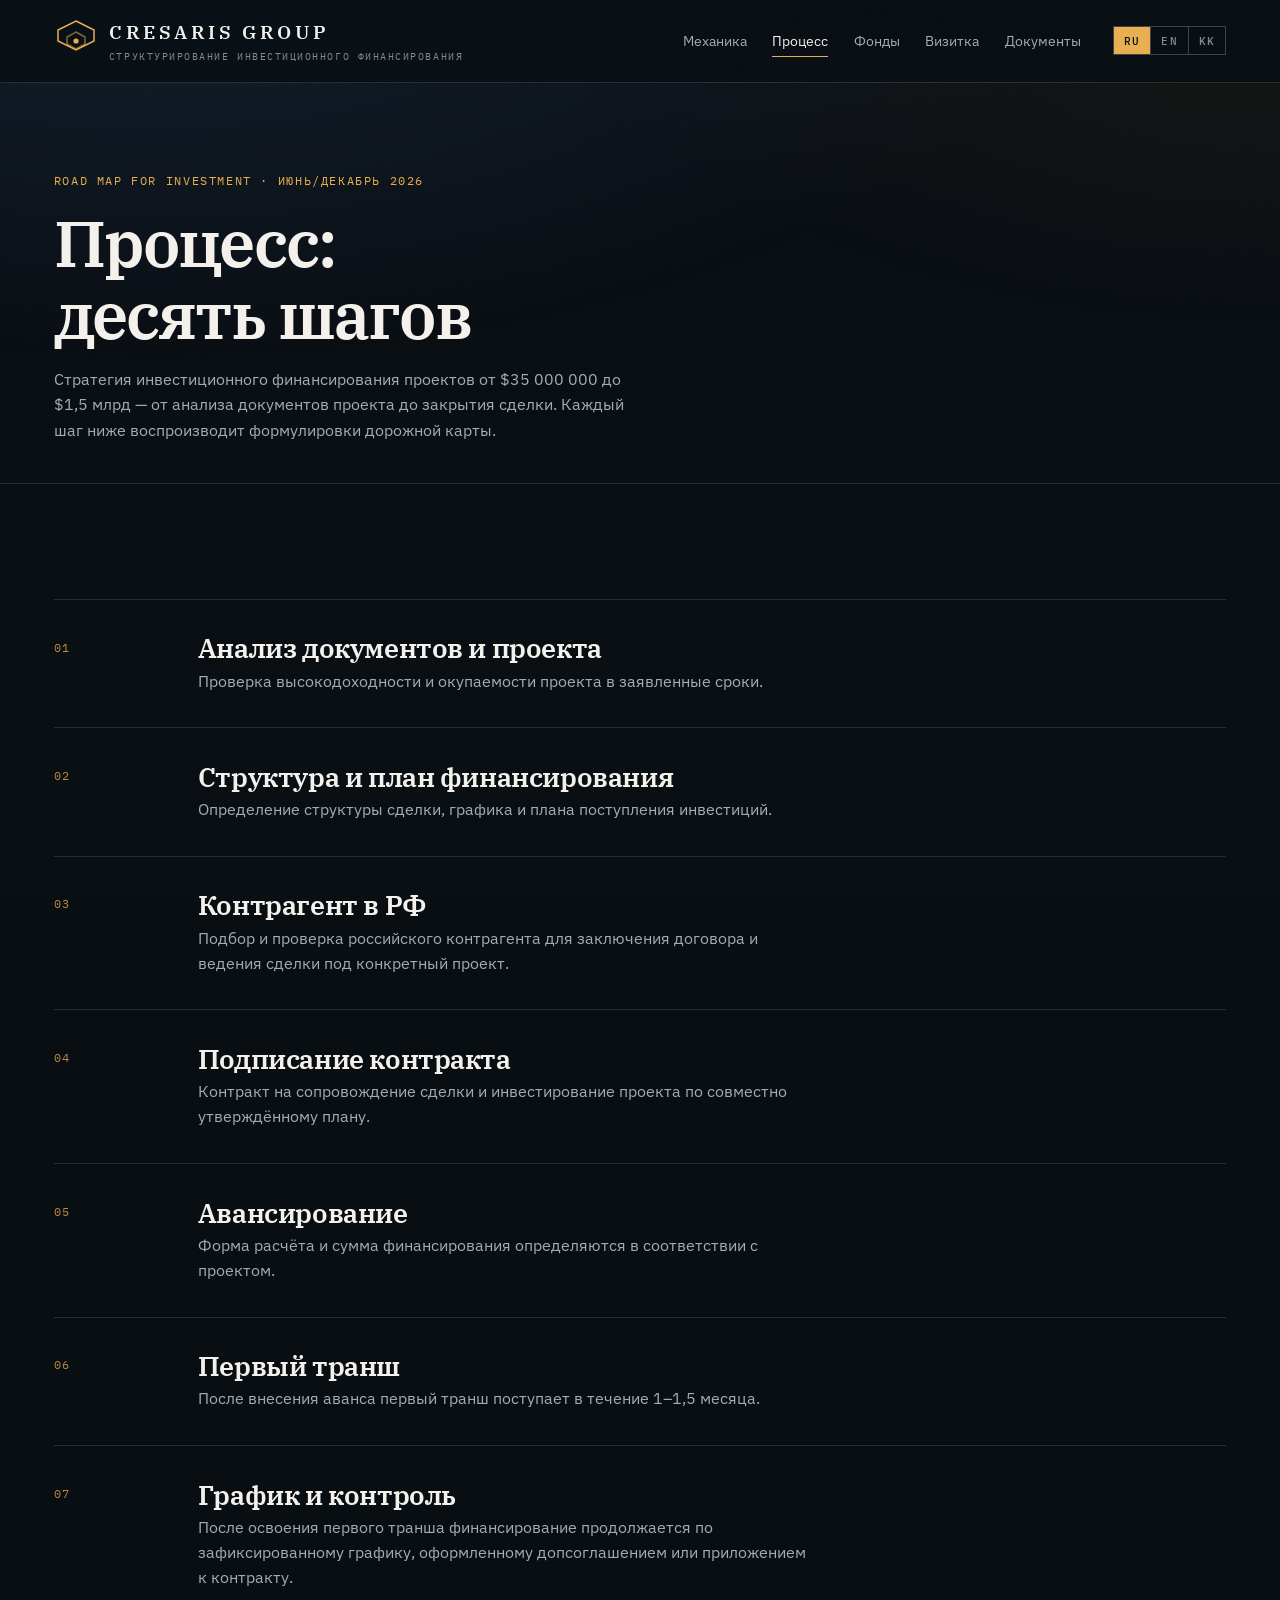
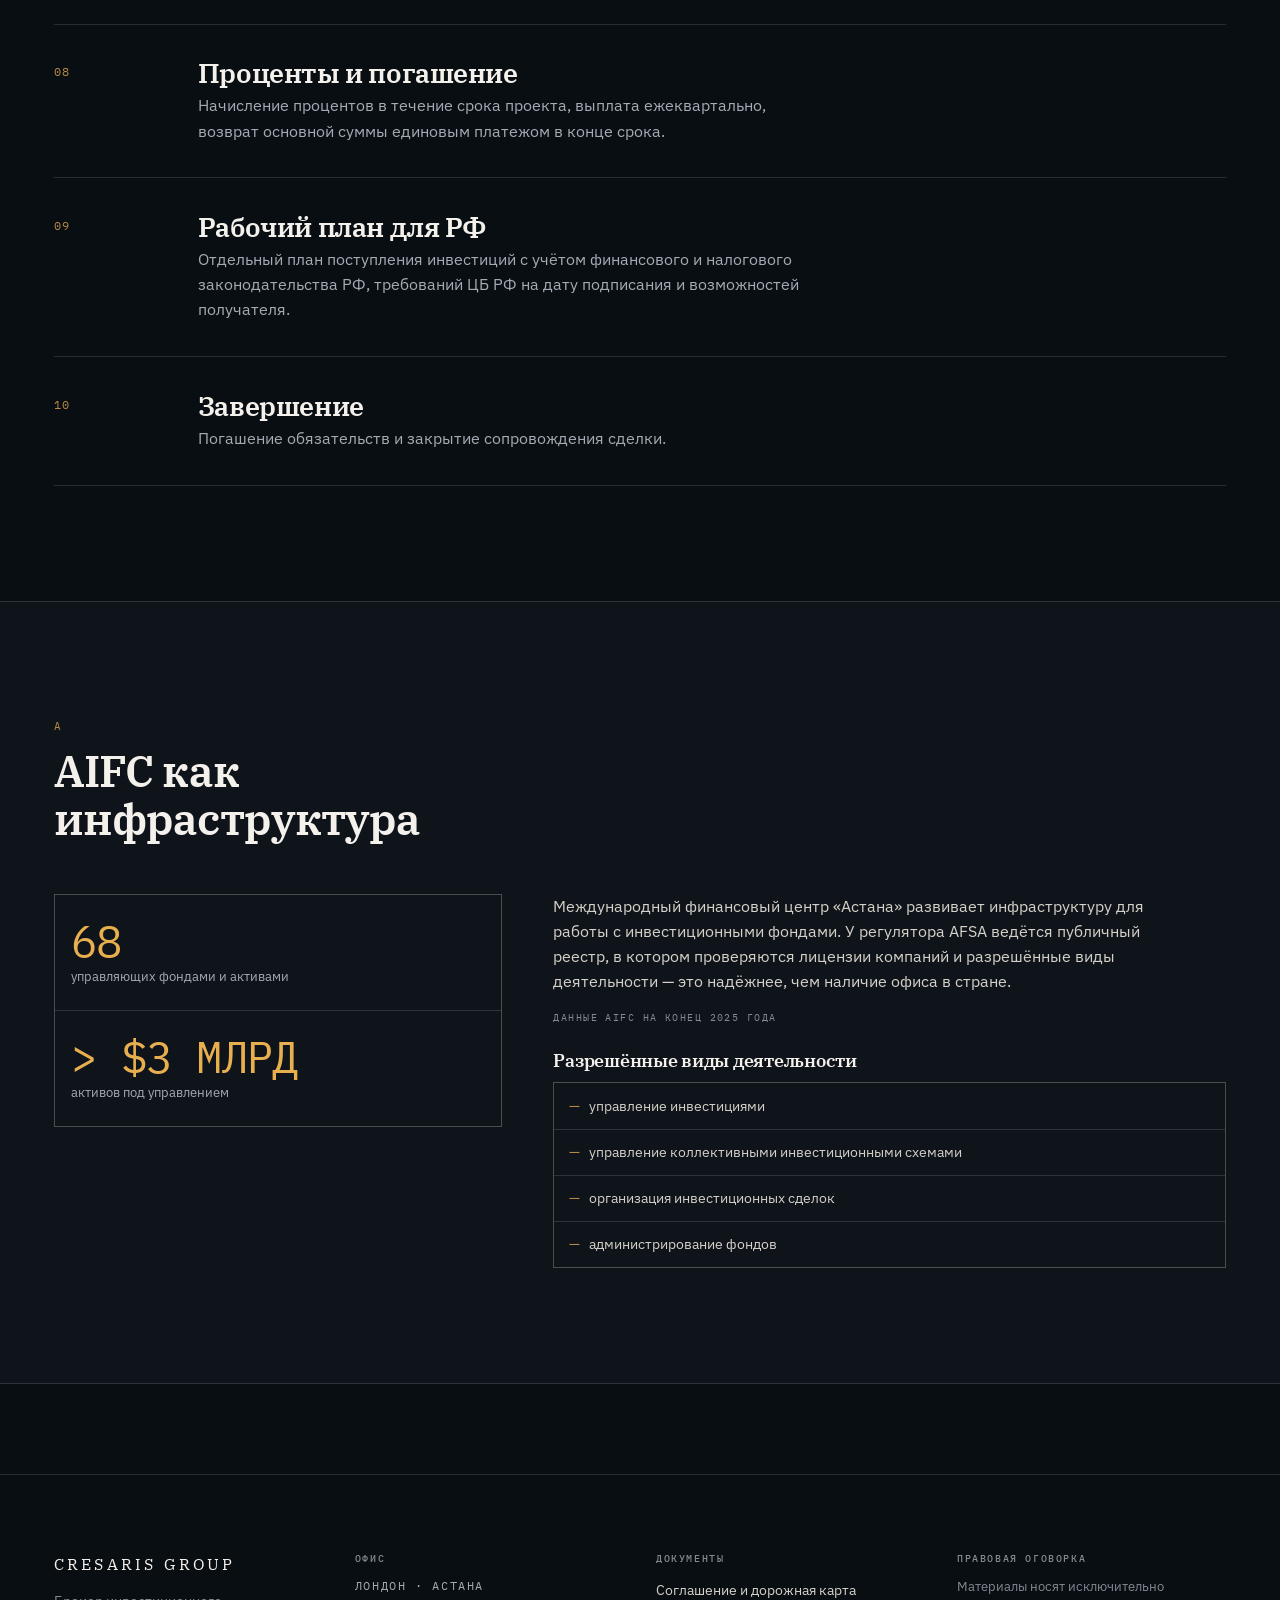
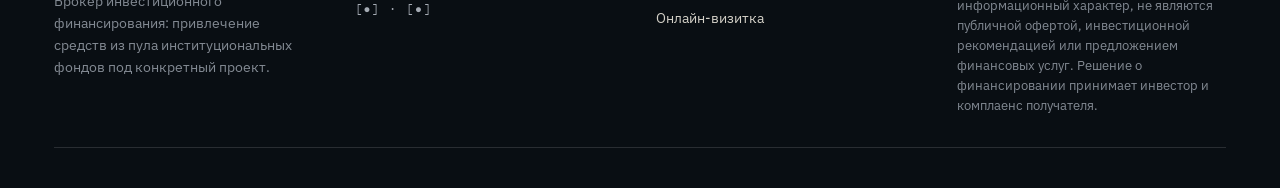
<file: process.html>
<!DOCTYPE html>
<html lang="ru" data-lang="ru">
<head>
<meta charset="utf-8">
<meta name="viewport" content="width=device-width, initial-scale=1">
<title data-i18n-title="title_process">Процесс — CRESARIS GROUP</title>
<meta name="description" content="Десять шагов инвестиционного финансирования: от анализа документов проекта до закрытия сделки, включая отдельный рабочий план для российских проектов." data-i18n-desc="desc_process">
<link rel="canonical" href="https://cresaris.group/process.html">
<meta property="og:title" content="Процесс — CRESARIS GROUP" data-i18n-content="title_process">
<meta property="og:description" content="Десять шагов инвестиционного финансирования: от анализа документов проекта до закрытия сделки, включая отдельный рабочий план для российских проектов." data-i18n-content="desc_process">
<meta property="og:type" content="website">
<meta property="og:url" content="https://cresaris.group/process.html">
<meta property="og:site_name" content="CRESARIS GROUP">
<meta property="og:locale" content="ru_RU">
<meta property="og:locale:alternate" content="en_GB">
<meta property="og:locale:alternate" content="kk_KZ">
<meta name="twitter:card" content="summary">
<meta name="theme-color" content="#090e13">
<link rel="alternate" hreflang="ru" href="https://cresaris.group/process.html">
<link rel="alternate" hreflang="en" href="https://cresaris.group/process.html?lang=en">
<link rel="alternate" hreflang="kk" href="https://cresaris.group/process.html?lang=kk">
<link rel="alternate" hreflang="x-default" href="https://cresaris.group/process.html">
<link rel="icon" href="assets/favicon.svg" type="image/svg+xml">
<script>document.documentElement.classList.add("js");</script>
<link rel="preload" as="font" type="font/woff2" href="assets/fonts/ibm-plex-serif-400-cyrillic.woff2" crossorigin>
<link rel="preload" as="font" type="font/woff2" href="assets/fonts/ibm-plex-serif-400-latin.woff2" crossorigin>
<link rel="preload" as="font" type="font/woff2" href="assets/fonts/ibm-plex-sans-400-cyrillic.woff2" crossorigin>
<link rel="preload" as="font" type="font/woff2" href="assets/fonts/ibm-plex-sans-400-latin.woff2" crossorigin>
<link rel="stylesheet" href="assets/fonts.css">
<link rel="stylesheet" href="assets/app.css">
<script src="assets/i18n-dict.js" defer></script>
<script src="assets/i18n.js" defer></script>
</head>
<body>
<a class="skip-link" href="#main" data-i18n="skip">Перейти к содержимому</a>
<div class="grain" aria-hidden="true"></div>
<header class="masthead">
  <div class="masthead__main">
    <a class="wordmark" href="index.html" aria-label="Cresaris Group — на главную" data-i18n-aria="home_aria">
      <span class="wordmark__mark" aria-hidden="true">
        <svg viewBox="0 0 44 44" width="44" height="44" focusable="false">
          <path d="M22 2 L40 11 L40 22 L22 31 L4 22 L4 11 Z" fill="none" stroke="currentColor" stroke-width="1.5"/>
          <path d="M22 13 L31 18 L31 25 L22 30 L13 25 L13 18 Z" fill="none" stroke="currentColor" stroke-width="1.5" opacity=".55"/>
          <circle cx="22" cy="22" r="2.6" fill="currentColor"/>
        </svg>
      </span>
      <span class="wordmark__text">
        <span class="wordmark__name">CRESARIS GROUP</span>
        <span class="wordmark__sub mono" data-i18n="tagline">Структурирование инвестиционного финансирования</span>
      </span>
    </a>
    <nav class="nav" aria-label="Основная навигация" data-i18n-aria="nav_aria">
      <a href="index.html" data-nav="index" data-i18n="nav_index">Механика</a>
      <a href="process.html" data-nav="process" data-i18n="nav_process">Процесс</a>
      <a href="funds.html" data-nav="funds" data-i18n="nav_funds">Фонды</a>
      <a href="company.html" data-nav="company" data-i18n="nav_company">Визитка</a>
      <a href="documents.html" data-nav="documents" data-i18n="nav_documents">Документы</a>
    </nav>
    <div class="lang" role="group" aria-label="Язык" data-i18n-aria="lang_aria">
      <button type="button" class="lang__btn is-active" data-set-lang="ru" aria-pressed="true">RU</button>
      <button type="button" class="lang__btn" data-set-lang="en" aria-pressed="false">EN</button>
      <button type="button" class="lang__btn" data-set-lang="kk" aria-pressed="false">KK</button>
    </div>
  </div>
</header>

<main id="main">
  <section class="pagehead">
    <p class="pagehead__eyebrow mono" data-i18n="ph_process">Road Map for Investment · Июнь / декабрь 2026</p>
    <h1 class="pagehead__h" data-ru="Процесс: десять шагов" data-en="Process: ten steps" data-kk="Процесс: он қадам">Процесс: десять шагов</h1>
    <p class="pagehead__lead" data-i18n="ph_process_lead">Стратегия инвестиционного финансирования проектов от $35 000 000 до $1,5 млрд — от анализа документов проекта до закрытия сделки. Каждый шаг ниже воспроизводит формулировки дорожной карты.</p>
  </section>

  <section class="section">
    <ol class="steps steps--full">
      <li class="step step--lg reveal">
        <span class="step__n mono">01</span>
        <div class="step__body">
          <h2 class="step__t"><span data-ru="Анализ документов и проекта" data-en="Document and project analysis" data-kk="Құжаттар мен жобаның талдауы">Анализ документов и проекта</span></h2>
          <p class="step__p"><span data-ru="Проверка высокодоходности и окупаемости проекта в заявленные сроки." data-en="Verification of the project&#x27;s yield and payback within the stated timetable." data-kk="Жобаның жоғары кіріктілігі мен өтелімділігі көрсетілген мерзімде тексеріледі.">Проверка высокодоходности и окупаемости проекта в заявленные сроки.</span></p>
        </div>
      </li>
      <li class="step step--lg reveal">
        <span class="step__n mono">02</span>
        <div class="step__body">
          <h2 class="step__t"><span data-ru="Структура и план финансирования" data-en="Financing structure and plan" data-kk="Қаржыландыру құрылымы мен жоспары">Структура и план финансирования</span></h2>
          <p class="step__p"><span data-ru="Определение структуры сделки, графика и плана поступления инвестиций." data-en="Definition of the deal structure, schedule and investment inflow plan." data-kk="Мәміле құрылымын, кестесін және инвестициялардың келу жоспарын анықтау.">Определение структуры сделки, графика и плана поступления инвестиций.</span></p>
        </div>
      </li>
      <li class="step step--lg reveal">
        <span class="step__n mono">03</span>
        <div class="step__body">
          <h2 class="step__t"><span data-ru="Контрагент в РФ" data-en="Counterparty in Russia" data-kk="Ресейдегі контрагент">Контрагент в РФ</span></h2>
          <p class="step__p"><span data-ru="Подбор и проверка российского контрагента для заключения договора и ведения сделки под конкретный проект." data-en="Selection and vetting of a Russian counterparty to contract and carry the transaction for the specific project." data-kk="Нақты жоба бойынша шарт жасасу және мәміле жүргізу үшін ресейлік контрагентті іріктеу және тексеру.">Подбор и проверка российского контрагента для заключения договора и ведения сделки под конкретный проект.</span></p>
        </div>
      </li>
      <li class="step step--lg reveal">
        <span class="step__n mono">04</span>
        <div class="step__body">
          <h2 class="step__t"><span data-ru="Подписание контракта" data-en="Contract signature" data-kk="Шартқа қол қою">Подписание контракта</span></h2>
          <p class="step__p"><span data-ru="Контракт на сопровождение сделки и инвестирование проекта по совместно утверждённому плану." data-en="Contract for transaction support and project investment under a jointly approved plan." data-kk="Мәмілені жүргізуге және жобаға инвестиция салуға арналған шарт, бірлесіп бекілген жоспар бойынша.">Контракт на сопровождение сделки и инвестирование проекта по совместно утверждённому плану.</span></p>
        </div>
      </li>
      <li class="step step--lg reveal">
        <span class="step__n mono">05</span>
        <div class="step__body">
          <h2 class="step__t"><span data-ru="Авансирование" data-en="Advance" data-kk="Аванс">Авансирование</span></h2>
          <p class="step__p"><span data-ru="Форма расчёта и сумма финансирования определяются в соответствии с проектом." data-en="The form of payment and the amount are determined in line with the project." data-kk="Есептеу түрі мен қаржыландыру сомасы жобаға сәйкес белгіленеді.">Форма расчёта и сумма финансирования определяются в соответствии с проектом.</span></p>
        </div>
      </li>
      <li class="step step--lg reveal">
        <span class="step__n mono">06</span>
        <div class="step__body">
          <h2 class="step__t"><span data-ru="Первый транш" data-en="First tranche" data-kk="Бірінші транш">Первый транш</span></h2>
          <p class="step__p"><span data-ru="После внесения аванса первый транш поступает в течение 1–1,5 месяца." data-en="After the advance, the first tranche is drawn within 1–1.5 months." data-kk="Аванс енгізілгеннен кейін бірінші транш 1–1,5 ай ішінде келеді.">После внесения аванса первый транш поступает в течение 1–1,5 месяца.</span></p>
        </div>
      </li>
      <li class="step step--lg reveal">
        <span class="step__n mono">07</span>
        <div class="step__body">
          <h2 class="step__t"><span data-ru="График и контроль" data-en="Schedule and control" data-kk="Кесте және бақылау">График и контроль</span></h2>
          <p class="step__p"><span data-ru="После освоения первого транша финансирование продолжается по зафиксированному графику, оформленному допсоглашением или приложением к контракту." data-en="After the first tranche is drawn, financing continues on the agreed schedule, formalised in a side letter or annex." data-kk="Бірінші транш игерілгеннен кейін қаржыландыру қосымша келіссөз немесе шартқа қосымшамен рәсімделген бекітілген кесте бойынша жалғасады.">После освоения первого транша финансирование продолжается по зафиксированному графику, оформленному допсоглашением или приложением к контракту.</span></p>
        </div>
      </li>
      <li class="step step--lg reveal">
        <span class="step__n mono">08</span>
        <div class="step__body">
          <h2 class="step__t"><span data-ru="Проценты и погашение" data-en="Interest and repayment" data-kk="Пайыз және өтеу">Проценты и погашение</span></h2>
          <p class="step__p"><span data-ru="Начисление процентов в течение срока проекта, выплата ежеквартально, возврат основной суммы единовым платежом в конце срока." data-en="Interest over the project term, paid quarterly, with principal repaid in a single bullet payment at maturity." data-kk="Жоба мерзімі ішінде пайыз есептеледі, төлем тоқсан сайын, негізгі сома мерзім соңында бір реттік төлеммен қайтарылады.">Начисление процентов в течение срока проекта, выплата ежеквартально, возврат основной суммы единовым платежом в конце срока.</span></p>
        </div>
      </li>
      <li class="step step--lg reveal">
        <span class="step__n mono">09</span>
        <div class="step__body">
          <h2 class="step__t"><span data-ru="Рабочий план для РФ" data-en="Work plan for Russia" data-kk="Ресей үшін жұмыс жоспары">Рабочий план для РФ</span></h2>
          <p class="step__p"><span data-ru="Отдельный план поступления инвестиций с учётом финансового и налогового законодательства РФ, требований ЦБ РФ на дату подписания и возможностей получателя." data-en="A separate investment inflow plan reflecting Russian financial and tax law, Bank of Russia requirements on the signing date, and the recipient&#x27;s capabilities." data-kk="Ресейдің қаржылық және салық заңнамасын, жасау күніндегі ЦБ РФ талаптарын және алушының мүмкіндіктерін ескере отырып инвестициялардың келуі бойынша бөлек жоспар.">Отдельный план поступления инвестиций с учётом финансового и налогового законодательства РФ, требований ЦБ РФ на дату подписания и возможностей получателя.</span></p>
        </div>
      </li>
      <li class="step step--lg reveal">
        <span class="step__n mono">10</span>
        <div class="step__body">
          <h2 class="step__t"><span data-ru="Завершение" data-en="Completion" data-kk="Аяқтау">Завершение</span></h2>
          <p class="step__p"><span data-ru="Погашение обязательств и закрытие сопровождения сделки." data-en="Settlement of obligations and closing out transaction support." data-kk="Міндеттемелердің өтелуі және мәмілені жүргізуудің тоқтатылуы.">Погашение обязательств и закрытие сопровождения сделки.</span></p>
        </div>
      </li>
    </ol>
  </section>

  <section class="section section--dark" id="aifc">
    <div class="section__head">
      <span class="mono section__idx">A</span>
      <h2 class="section__h" data-i18n="aifc_h">AIFC как инфраструктура</h2>
    </div>
    <div class="aifc">
      <div class="aifc__stats">
        <div class="poolstat reveal"><span class="poolstat__n mono">68</span><span class="poolstat__l" data-ru="управляющих фондами и активами" data-en="fund and asset managers" data-kk="қор мен активтер басқарушылары">управляющих фондами и активами</span></div>
        <div class="poolstat reveal"><span class="poolstat__n mono">&gt; $3 млрд</span><span class="poolstat__l" data-ru="активов под управлением" data-en="assets under management" data-kk="басқарудағы активтер">активов под управлением</span></div>
      </div>
      <div class="aifc__text">
        <p data-ru="Международный финансовый центр «Астана» развивает инфраструктуру для работы с инвестиционными фондами. У регулятора AFSA ведётся публичный реестр, в котором проверяются лицензии компаний и разрешённые виды деятельности — это надёжнее, чем наличие офиса в стране." data-en="The Astana International Financial Centre builds the infrastructure for funds to operate. The AFSA keeps a public register used to verify licences and permitted activities — more reliable than the presence of an office in a country." data-kk="«Астана» халықаралық қаржы орталығы инвестициялық қорлармен жұмыс істеуге инфрақұрылым дамытады. AFSA реттеушісінде компаниялардың лицензиялары мен рұқсат етілген қызмет түрлері тексерілетін ашық тізім бар — бұл елде кеңсе болуынан сенімдірек."></p>
        <p class="aifc__note mono" data-ru="данные AIFC на конец 2025 года" data-en="AIFC data as of end-2025" data-kk="AIFC деректері, 2025 жылдың соңына дейін"></p>
        <h3 class="aifc__h" data-i18n="aifc_perm">Разрешённые виды деятельности</h3>
        <ul class="aifc__list">
          <li><span data-ru="управление инвестициями" data-en="managing investments" data-kk="инвестицияларды басқару">управление инвестициями</span></li>
          <li><span data-ru="управление коллективными инвестиционными схемами" data-en="managing collective investment schemes" data-kk="коллективтік инвестициялық схемаларды басқару">управление коллективными инвестиционными схемами</span></li>
          <li><span data-ru="организация инвестиционных сделок" data-en="organising investment deals" data-kk="инвестициялық мәмілелерді ұйымдастыру">организация инвестиционных сделок</span></li>
          <li><span data-ru="администрирование фондов" data-en="fund administration" data-kk="қорларды басқару">администрирование фондов</span></li>
        </ul>
      </div>
    </div>
  </section>
</main>

<footer class="foot">
  <div class="foot__grid">
    <div class="foot__col">
      <div class="foot__mark">CRESARIS GROUP</div>
      <p class="foot__desc" data-i18n="descriptor">Брокер инвестиционного финансирования: привлечение средств из пула институциональных фондов под конкретный проект.</p>
    </div>
    <div class="foot__col">
      <h2 class="foot__h" data-i18n="foot_office">Офис</h2>
      <p class="mono foot__mono" data-i18n="cities">Лондон · Астана</p>
      <p class="mono foot__mono">[●] · [●]</p>
    </div>
    <div class="foot__col">
      <h2 class="foot__h" data-i18n="foot_docs">Документы</h2>
      <a class="foot__link" href="documents.html" data-i18n="foot_docs_link">Соглашение и дорожная карта</a>
      <a class="foot__link" href="company.html" data-i18n="foot_card_link">Онлайн-визитка</a>
    </div>
    <div class="foot__col">
      <h2 class="foot__h" data-i18n="foot_legal">Правовая оговорка</h2>
      <p class="foot__note" data-i18n="foot_legal_text">Материалы носят исключительно информационный характер, не являются публичной офертой, инвестиционной рекомендацией или предложением финансовых услуг. Решение о финансировании принимает инвестор и компетентный орган получателя.</p>
    </div>
  </div>
  <div class="foot__rule"></div>
</footer>
</body>
</html>
</file>
<file: assets/fonts.css>
@font-face {
  font-family: 'IBM Plex Mono';
  font-style: normal;
  font-weight: 400;
  font-display: swap;
  src: url('fonts/ibm-plex-mono-400-cyrillic-ext.woff2') format('woff2');
  unicode-range: U+0460-052F, U+1C80-1C8A, U+20B4, U+2DE0-2DFF, U+A640-A69F, U+FE2E-FE2F;
}

@font-face {
  font-family: 'IBM Plex Mono';
  font-style: normal;
  font-weight: 400;
  font-display: swap;
  src: url('fonts/ibm-plex-mono-400-cyrillic.woff2') format('woff2');
  unicode-range: U+0301, U+0400-045F, U+0490-0491, U+04B0-04B1, U+2116;
}

@font-face {
  font-family: 'IBM Plex Mono';
  font-style: normal;
  font-weight: 400;
  font-display: swap;
  src: url('fonts/ibm-plex-mono-400-latin-ext.woff2') format('woff2');
  unicode-range: U+0100-02BA, U+02BD-02C5, U+02C7-02CC, U+02CE-02D7, U+02DD-02FF, U+0304, U+0308, U+0329, U+1D00-1DBF, U+1E00-1E9F, U+1EF2-1EFF, U+2020, U+20A0-20AB, U+20AD-20C4, U+2113, U+2C60-2C7F, U+A720-A7FF;
}

@font-face {
  font-family: 'IBM Plex Mono';
  font-style: normal;
  font-weight: 400;
  font-display: swap;
  src: url('fonts/ibm-plex-mono-400-latin.woff2') format('woff2');
  unicode-range: U+0000-00FF, U+0131, U+0152-0153, U+02BB-02BC, U+02C6, U+02DA, U+02DC, U+0304, U+0308, U+0329, U+2000-206F, U+20AC, U+2122, U+2191, U+2193, U+2212, U+2215, U+FEFF, U+FFFD;
}

@font-face {
  font-family: 'IBM Plex Mono';
  font-style: normal;
  font-weight: 500;
  font-display: swap;
  src: url('fonts/ibm-plex-mono-500-cyrillic-ext.woff2') format('woff2');
  unicode-range: U+0460-052F, U+1C80-1C8A, U+20B4, U+2DE0-2DFF, U+A640-A69F, U+FE2E-FE2F;
}

@font-face {
  font-family: 'IBM Plex Mono';
  font-style: normal;
  font-weight: 500;
  font-display: swap;
  src: url('fonts/ibm-plex-mono-500-cyrillic.woff2') format('woff2');
  unicode-range: U+0301, U+0400-045F, U+0490-0491, U+04B0-04B1, U+2116;
}

@font-face {
  font-family: 'IBM Plex Mono';
  font-style: normal;
  font-weight: 500;
  font-display: swap;
  src: url('fonts/ibm-plex-mono-500-latin-ext.woff2') format('woff2');
  unicode-range: U+0100-02BA, U+02BD-02C5, U+02C7-02CC, U+02CE-02D7, U+02DD-02FF, U+0304, U+0308, U+0329, U+1D00-1DBF, U+1E00-1E9F, U+1EF2-1EFF, U+2020, U+20A0-20AB, U+20AD-20C4, U+2113, U+2C60-2C7F, U+A720-A7FF;
}

@font-face {
  font-family: 'IBM Plex Mono';
  font-style: normal;
  font-weight: 500;
  font-display: swap;
  src: url('fonts/ibm-plex-mono-500-latin.woff2') format('woff2');
  unicode-range: U+0000-00FF, U+0131, U+0152-0153, U+02BB-02BC, U+02C6, U+02DA, U+02DC, U+0304, U+0308, U+0329, U+2000-206F, U+20AC, U+2122, U+2191, U+2193, U+2212, U+2215, U+FEFF, U+FFFD;
}

@font-face {
  font-family: 'IBM Plex Sans';
  font-style: normal;
  font-weight: 400;
  font-display: swap;
  src: url('fonts/ibm-plex-sans-400-cyrillic-ext.woff2') format('woff2');
  unicode-range: U+0460-052F, U+1C80-1C8A, U+20B4, U+2DE0-2DFF, U+A640-A69F, U+FE2E-FE2F;
}

@font-face {
  font-family: 'IBM Plex Sans';
  font-style: normal;
  font-weight: 400;
  font-display: swap;
  src: url('fonts/ibm-plex-sans-400-cyrillic.woff2') format('woff2');
  unicode-range: U+0301, U+0400-045F, U+0490-0491, U+04B0-04B1, U+2116;
}

@font-face {
  font-family: 'IBM Plex Sans';
  font-style: normal;
  font-weight: 400;
  font-display: swap;
  src: url('fonts/ibm-plex-sans-400-latin-ext.woff2') format('woff2');
  unicode-range: U+0100-02BA, U+02BD-02C5, U+02C7-02CC, U+02CE-02D7, U+02DD-02FF, U+0304, U+0308, U+0329, U+1D00-1DBF, U+1E00-1E9F, U+1EF2-1EFF, U+2020, U+20A0-20AB, U+20AD-20C4, U+2113, U+2C60-2C7F, U+A720-A7FF;
}

@font-face {
  font-family: 'IBM Plex Sans';
  font-style: normal;
  font-weight: 400;
  font-display: swap;
  src: url('fonts/ibm-plex-sans-400-latin.woff2') format('woff2');
  unicode-range: U+0000-00FF, U+0131, U+0152-0153, U+02BB-02BC, U+02C6, U+02DA, U+02DC, U+0304, U+0308, U+0329, U+2000-206F, U+20AC, U+2122, U+2191, U+2193, U+2212, U+2215, U+FEFF, U+FFFD;
}

@font-face {
  font-family: 'IBM Plex Sans';
  font-style: normal;
  font-weight: 500;
  font-display: swap;
  src: url('fonts/ibm-plex-sans-500-cyrillic-ext.woff2') format('woff2');
  unicode-range: U+0460-052F, U+1C80-1C8A, U+20B4, U+2DE0-2DFF, U+A640-A69F, U+FE2E-FE2F;
}

@font-face {
  font-family: 'IBM Plex Sans';
  font-style: normal;
  font-weight: 500;
  font-display: swap;
  src: url('fonts/ibm-plex-sans-500-cyrillic.woff2') format('woff2');
  unicode-range: U+0301, U+0400-045F, U+0490-0491, U+04B0-04B1, U+2116;
}

@font-face {
  font-family: 'IBM Plex Sans';
  font-style: normal;
  font-weight: 500;
  font-display: swap;
  src: url('fonts/ibm-plex-sans-500-latin-ext.woff2') format('woff2');
  unicode-range: U+0100-02BA, U+02BD-02C5, U+02C7-02CC, U+02CE-02D7, U+02DD-02FF, U+0304, U+0308, U+0329, U+1D00-1DBF, U+1E00-1E9F, U+1EF2-1EFF, U+2020, U+20A0-20AB, U+20AD-20C4, U+2113, U+2C60-2C7F, U+A720-A7FF;
}

@font-face {
  font-family: 'IBM Plex Sans';
  font-style: normal;
  font-weight: 500;
  font-display: swap;
  src: url('fonts/ibm-plex-sans-500-latin.woff2') format('woff2');
  unicode-range: U+0000-00FF, U+0131, U+0152-0153, U+02BB-02BC, U+02C6, U+02DA, U+02DC, U+0304, U+0308, U+0329, U+2000-206F, U+20AC, U+2122, U+2191, U+2193, U+2212, U+2215, U+FEFF, U+FFFD;
}

@font-face {
  font-family: 'IBM Plex Sans';
  font-style: normal;
  font-weight: 600;
  font-display: swap;
  src: url('fonts/ibm-plex-sans-600-cyrillic-ext.woff2') format('woff2');
  unicode-range: U+0460-052F, U+1C80-1C8A, U+20B4, U+2DE0-2DFF, U+A640-A69F, U+FE2E-FE2F;
}

@font-face {
  font-family: 'IBM Plex Sans';
  font-style: normal;
  font-weight: 600;
  font-display: swap;
  src: url('fonts/ibm-plex-sans-600-cyrillic.woff2') format('woff2');
  unicode-range: U+0301, U+0400-045F, U+0490-0491, U+04B0-04B1, U+2116;
}

@font-face {
  font-family: 'IBM Plex Sans';
  font-style: normal;
  font-weight: 600;
  font-display: swap;
  src: url('fonts/ibm-plex-sans-600-latin-ext.woff2') format('woff2');
  unicode-range: U+0100-02BA, U+02BD-02C5, U+02C7-02CC, U+02CE-02D7, U+02DD-02FF, U+0304, U+0308, U+0329, U+1D00-1DBF, U+1E00-1E9F, U+1EF2-1EFF, U+2020, U+20A0-20AB, U+20AD-20C4, U+2113, U+2C60-2C7F, U+A720-A7FF;
}

@font-face {
  font-family: 'IBM Plex Sans';
  font-style: normal;
  font-weight: 600;
  font-display: swap;
  src: url('fonts/ibm-plex-sans-600-latin.woff2') format('woff2');
  unicode-range: U+0000-00FF, U+0131, U+0152-0153, U+02BB-02BC, U+02C6, U+02DA, U+02DC, U+0304, U+0308, U+0329, U+2000-206F, U+20AC, U+2122, U+2191, U+2193, U+2212, U+2215, U+FEFF, U+FFFD;
}

@font-face {
  font-family: 'IBM Plex Serif';
  font-style: italic;
  font-weight: 400;
  font-display: swap;
  src: url('fonts/ibm-plex-serif-400-italic-cyrillic-ext.woff2') format('woff2');
  unicode-range: U+0460-052F, U+1C80-1C8A, U+20B4, U+2DE0-2DFF, U+A640-A69F, U+FE2E-FE2F;
}

@font-face {
  font-family: 'IBM Plex Serif';
  font-style: italic;
  font-weight: 400;
  font-display: swap;
  src: url('fonts/ibm-plex-serif-400-italic-cyrillic.woff2') format('woff2');
  unicode-range: U+0301, U+0400-045F, U+0490-0491, U+04B0-04B1, U+2116;
}

@font-face {
  font-family: 'IBM Plex Serif';
  font-style: italic;
  font-weight: 400;
  font-display: swap;
  src: url('fonts/ibm-plex-serif-400-italic-latin-ext.woff2') format('woff2');
  unicode-range: U+0100-02BA, U+02BD-02C5, U+02C7-02CC, U+02CE-02D7, U+02DD-02FF, U+0304, U+0308, U+0329, U+1D00-1DBF, U+1E00-1E9F, U+1EF2-1EFF, U+2020, U+20A0-20AB, U+20AD-20C4, U+2113, U+2C60-2C7F, U+A720-A7FF;
}

@font-face {
  font-family: 'IBM Plex Serif';
  font-style: italic;
  font-weight: 400;
  font-display: swap;
  src: url('fonts/ibm-plex-serif-400-italic-latin.woff2') format('woff2');
  unicode-range: U+0000-00FF, U+0131, U+0152-0153, U+02BB-02BC, U+02C6, U+02DA, U+02DC, U+0304, U+0308, U+0329, U+2000-206F, U+20AC, U+2122, U+2191, U+2193, U+2212, U+2215, U+FEFF, U+FFFD;
}

@font-face {
  font-family: 'IBM Plex Serif';
  font-style: normal;
  font-weight: 400;
  font-display: swap;
  src: url('fonts/ibm-plex-serif-400-cyrillic-ext.woff2') format('woff2');
  unicode-range: U+0460-052F, U+1C80-1C8A, U+20B4, U+2DE0-2DFF, U+A640-A69F, U+FE2E-FE2F;
}

@font-face {
  font-family: 'IBM Plex Serif';
  font-style: normal;
  font-weight: 400;
  font-display: swap;
  src: url('fonts/ibm-plex-serif-400-cyrillic.woff2') format('woff2');
  unicode-range: U+0301, U+0400-045F, U+0490-0491, U+04B0-04B1, U+2116;
}

@font-face {
  font-family: 'IBM Plex Serif';
  font-style: normal;
  font-weight: 400;
  font-display: swap;
  src: url('fonts/ibm-plex-serif-400-latin-ext.woff2') format('woff2');
  unicode-range: U+0100-02BA, U+02BD-02C5, U+02C7-02CC, U+02CE-02D7, U+02DD-02FF, U+0304, U+0308, U+0329, U+1D00-1DBF, U+1E00-1E9F, U+1EF2-1EFF, U+2020, U+20A0-20AB, U+20AD-20C4, U+2113, U+2C60-2C7F, U+A720-A7FF;
}

@font-face {
  font-family: 'IBM Plex Serif';
  font-style: normal;
  font-weight: 400;
  font-display: swap;
  src: url('fonts/ibm-plex-serif-400-latin.woff2') format('woff2');
  unicode-range: U+0000-00FF, U+0131, U+0152-0153, U+02BB-02BC, U+02C6, U+02DA, U+02DC, U+0304, U+0308, U+0329, U+2000-206F, U+20AC, U+2122, U+2191, U+2193, U+2212, U+2215, U+FEFF, U+FFFD;
}

@font-face {
  font-family: 'IBM Plex Serif';
  font-style: normal;
  font-weight: 600;
  font-display: swap;
  src: url('fonts/ibm-plex-serif-600-cyrillic-ext.woff2') format('woff2');
  unicode-range: U+0460-052F, U+1C80-1C8A, U+20B4, U+2DE0-2DFF, U+A640-A69F, U+FE2E-FE2F;
}

@font-face {
  font-family: 'IBM Plex Serif';
  font-style: normal;
  font-weight: 600;
  font-display: swap;
  src: url('fonts/ibm-plex-serif-600-cyrillic.woff2') format('woff2');
  unicode-range: U+0301, U+0400-045F, U+0490-0491, U+04B0-04B1, U+2116;
}

@font-face {
  font-family: 'IBM Plex Serif';
  font-style: normal;
  font-weight: 600;
  font-display: swap;
  src: url('fonts/ibm-plex-serif-600-latin-ext.woff2') format('woff2');
  unicode-range: U+0100-02BA, U+02BD-02C5, U+02C7-02CC, U+02CE-02D7, U+02DD-02FF, U+0304, U+0308, U+0329, U+1D00-1DBF, U+1E00-1E9F, U+1EF2-1EFF, U+2020, U+20A0-20AB, U+20AD-20C4, U+2113, U+2C60-2C7F, U+A720-A7FF;
}

@font-face {
  font-family: 'IBM Plex Serif';
  font-style: normal;
  font-weight: 600;
  font-display: swap;
  src: url('fonts/ibm-plex-serif-600-latin.woff2') format('woff2');
  unicode-range: U+0000-00FF, U+0131, U+0152-0153, U+02BB-02BC, U+02C6, U+02DA, U+02DC, U+0304, U+0308, U+0329, U+2000-206F, U+20AC, U+2122, U+2191, U+2193, U+2212, U+2215, U+FEFF, U+FFFD;
}
</file>
<file: assets/app.css>
﻿/* ==========================================================================
   CRESARIS GROUP — design system
   Direction: after-hours trading desk meets Swiss financial print.
   Ink base, paper panels, one brass accent, hairline rules, tabular figures.
   ========================================================================== */

:root {
  /* --- surface: ink --------------------------------------------------- */
  --ink-900: oklch(0.16 0.014 255);
  --ink-850: oklch(0.19 0.016 255);
  --ink-800: oklch(0.22 0.018 255);
  --ink-700: oklch(0.28 0.02 255);
  --ink-600: oklch(0.36 0.022 255);
  --ink-500: oklch(0.5 0.02 255);

  /* --- surface: paper ------------------------------------------------- */
  --paper-50: oklch(0.97 0.012 85);
  --paper-100: oklch(0.94 0.014 85);
  --paper-200: oklch(0.89 0.016 85);
  --paper-300: oklch(0.82 0.018 85);

  /* --- accent: brass -------------------------------------------------- */
  --brass: oklch(0.79 0.13 78);
  --brass-hi: oklch(0.88 0.12 82);
  --brass-dim: oklch(0.66 0.1 74);
  --brass-wash: oklch(0.79 0.13 78 / 0.12);

  /* --- text ----------------------------------------------------------- */
  --fg: oklch(0.96 0.008 85);
  --fg-2: oklch(0.86 0.012 85);
  --fg-3: oklch(0.74 0.014 255);
  /* --fg-4 and --brass-dim are used for small mono labels, so they are
     tuned to clear WCAG AA (4.5:1) against both ink surfaces. */
  --fg-4: oklch(0.63 0.016 255);
  --fg-ink: oklch(0.19 0.018 255);
  --fg-ink-2: oklch(0.38 0.02 255);

  /* --- lines ---------------------------------------------------------- */
  --line: oklch(1 0 0 / 0.13);
  --line-2: oklch(1 0 0 / 0.22);
  --line-ink: oklch(0.19 0.018 255 / 0.16);
  --line-ink-2: oklch(0.19 0.018 255 / 0.3);

  /* --- type ----------------------------------------------------------- */
  --f-display: "IBM Plex Serif", "Iowan Old Style", Georgia, serif;
  --f-text: "IBM Plex Sans", "Segoe UI", system-ui, sans-serif;
  --f-mono: "IBM Plex Mono", ui-monospace, "Cascadia Mono", Consolas, monospace;

  --t-giant: clamp(2.9rem, 8.2vw, 7.2rem);
  --t-hero: clamp(2.1rem, 5.1vw, 4.35rem);
  --t-h2: clamp(1.85rem, 3.4vw, 3rem);
  --t-h3: clamp(1.15rem, 1.6vw, 1.45rem);
  --t-body: clamp(0.97rem, 1.05vw, 1.06rem);
  --t-small: 0.875rem;
  --t-mono: 0.72rem;

  /* --- space ---------------------------------------------------------- */
  --s-1: 0.25rem;
  --s-2: 0.5rem;
  --s-3: 0.75rem;
  --s-4: 1rem;
  --s-5: 1.5rem;
  --s-6: 2rem;
  --s-7: 3rem;
  --s-8: 4.5rem;
  --s-9: 7rem;
  --s-10: 10rem;

  --gutter: clamp(1.15rem, 4.2vw, 4.5rem);
  --maxw: 88rem;
  --maxw-narrow: 46rem;

  --ease: cubic-bezier(0.22, 1, 0.36, 1);
  --ease-io: cubic-bezier(0.65, 0, 0.35, 1);
  --dur: 0.42s;
}

*,
*::before,
*::after { box-sizing: border-box; }

html { -webkit-text-size-adjust: 100%; scroll-behavior: smooth; }

body {
  margin: 0;
  background: var(--ink-900);
  color: var(--fg);
  font-family: var(--f-text);
  font-size: var(--t-body);
  line-height: 1.62;
  font-feature-settings: "kern", "liga", "calt";
  -webkit-font-smoothing: antialiased;
  overflow-x: hidden;
}

body::before {
  /* faint vertical light source, keeps the ink from reading flat */
  content: "";
  position: fixed;
  inset: 0;
  pointer-events: none;
  z-index: 0;
  background:
    radial-gradient(120% 80% at 12% -10%, oklch(0.32 0.05 255 / 0.5), transparent 62%),
    radial-gradient(90% 60% at 100% 0%, oklch(0.42 0.06 70 / 0.16), transparent 60%);
}

.grain {
  position: fixed;
  inset: 0;
  z-index: 999;
  pointer-events: none;
  opacity: 0.055;
  mix-blend-mode: overlay;
  background-image: url("data:image/svg+xml,%3Csvg xmlns='http://www.w3.org/2000/svg' width='140' height='140'%3E%3Cfilter id='n'%3E%3CfeTurbulence type='fractalNoise' baseFrequency='0.85' numOctaves='3'/%3E%3C/filter%3E%3Crect width='140' height='140' filter='url(%23n)' opacity='0.5'/%3E%3C/svg%3E");
}

/* Paper panels must stay clean: kill the noise and vignette over them. */
.deal,
.card__face--front {
  position: relative;
}
.deal::before,
.card__face--front::after {
  content: "";
  position: absolute;
  inset: 0;
  z-index: 2;
  mix-blend-mode: normal;
  opacity: 0.5;
  pointer-events: none;
}
.deal::before {
  background: repeating-linear-gradient(90deg, oklch(0 0 0 / 0.022) 0 1px, transparent 1px 6px);
}
.card__face--front::after {
  background: repeating-linear-gradient(90deg, oklch(0 0 0 / 0.022) 0 1px, transparent 1px 6px);
}

img, svg { display: block; max-width: 100%; }

::selection { background: var(--brass); color: var(--ink-900); }

:focus-visible {
  outline: 2px solid var(--brass);
  outline-offset: 3px;
  border-radius: 1px;
}

h1, h2, h3, h4 {
  margin: 0;
  font-weight: 600;
  line-height: 1.1;
  letter-spacing: -0.015em;
}

p { margin: 0 0 var(--s-4); }
p:last-child { margin-bottom: 0; }

a { color: inherit; text-decoration: none; }

.mono {
  font-family: var(--f-mono);
  font-size: var(--t-mono);
  letter-spacing: 0.14em;
  text-transform: uppercase;
  font-variant-numeric: tabular-nums;
}

.visually-hidden {
  position: absolute !important;
  width: 1px; height: 1px;
  padding: 0; margin: -1px;
  overflow: hidden; clip: rect(0 0 0 0); clip-path: inset(50%);
  white-space: nowrap; border: 0;
}

.skip-link {
  position: absolute;
  left: var(--s-4);
  top: -100px;
  z-index: 1000;
  padding: 0.6rem 1rem;
  background: var(--brass);
  color: var(--ink-900);
  font: 600 0.85rem var(--f-text);
  transition: top 0.2s var(--ease);
}
.skip-link:focus { top: var(--s-4); }

/* ------------------------------------------------------------------ masthead */

.masthead {
  position: sticky;
  top: 0;
  z-index: 100;
  background: color-mix(in oklch, var(--ink-900) 88%, transparent);
  backdrop-filter: blur(14px) saturate(140%);
  border-bottom: 1px solid var(--line);
}

.masthead__main {
  display: flex;
  align-items: center;
  gap: var(--s-6);
  padding: 1.05rem var(--gutter);
  max-width: var(--maxw);
  margin-inline: auto;
}

.wordmark { display: flex; align-items: center; gap: 0.7rem; flex: 0 0 auto; }
.wordmark__mark { color: var(--brass); transition: transform var(--dur) var(--ease); }
.wordmark:hover .wordmark__mark { transform: rotate(60deg); }
.wordmark__text { display: flex; flex-direction: column; gap: 2px; }
.wordmark__name {
  font-family: var(--f-display);
  font-size: 1.18rem;
  font-weight: 600;
  letter-spacing: 0.19em;
}
.wordmark__sub { color: var(--fg-4); font-size: 0.6rem; letter-spacing: 0.16em; }

.nav {
  display: flex;
  gap: clamp(0.9rem, 2vw, 2.1rem);
  margin-left: auto;
  font-size: 0.86rem;
  color: var(--fg-3);
}
.nav a {
  position: relative;
  padding: 0.3rem 0;
  transition: color 0.25s var(--ease);
}
.nav a::after {
  content: "";
  position: absolute;
  left: 0; right: 0; bottom: 0;
  height: 1px;
  background: var(--brass);
  transform: scaleX(0);
  transform-origin: left;
  transition: transform 0.32s var(--ease);
}
.nav a:hover { color: var(--fg); }
.nav a:hover::after,
.nav a[aria-current="page"]::after { transform: scaleX(1); }
.nav a[aria-current="page"] { color: var(--fg); }

.lang {
  display: flex;
  border: 1px solid var(--line-2);
  flex: 0 0 auto;
}
.lang__btn {
  appearance: none;
  border: 0;
  background: transparent;
  color: var(--fg-4);
  font: 500 0.68rem var(--f-mono);
  letter-spacing: 0.12em;
  padding: 0.4rem 0.62rem;
  cursor: pointer;
  transition: color 0.2s var(--ease), background 0.2s var(--ease);
}
.lang__btn + .lang__btn { border-left: 1px solid var(--line-2); }
.lang__btn:hover { color: var(--fg); }
.lang__btn.is-active { background: var(--brass); color: var(--ink-900); }

/* ------------------------------------------------------------------ buttons */

.btn {
  display: inline-flex;
  align-items: center;
  gap: 0.6rem;
  padding: 0.78rem 1.35rem;
  border: 1px solid var(--line-2);
  font: 500 0.83rem var(--f-text);
  letter-spacing: 0.04em;
  cursor: pointer;
  position: relative;
  overflow: hidden;
  transition: color 0.28s var(--ease), border-color 0.28s var(--ease), background 0.28s var(--ease);
}
.btn::before {
  content: "";
  position: absolute;
  inset: 0;
  background: var(--brass);
  transform: translateY(101%);
  transition: transform 0.34s var(--ease);
  z-index: -1;
}
.btn > * { position: relative; z-index: 1; }
.btn--solid { background: var(--brass); color: var(--ink-900); border-color: var(--brass); }
.btn--solid::before { background: var(--fg); }
.btn--solid:hover { color: var(--ink-900); border-color: var(--fg); }
.btn--ghost:hover { color: var(--ink-900); border-color: var(--brass); }
.btn--ghost:hover::before { transform: translateY(0); }
.btn--lg { padding: 0.95rem 1.7rem; font-size: 0.9rem; }

/* ------------------------------------------------------------------ hero */

.hero {
  position: relative;
  z-index: 1;
  max-width: var(--maxw);
  margin-inline: auto;
  padding: clamp(3rem, 8vw, 7.5rem) var(--gutter) 0;
}

.hero__grid {
  display: grid;
  grid-template-columns: minmax(0, 1.35fr) minmax(0, 0.85fr);
  gap: clamp(2rem, 5vw, 5.5rem);
  align-items: end;
}

.hero__eyebrow {
  color: var(--brass);
  margin-bottom: var(--s-5);
  display: flex;
  align-items: center;
  gap: 0.7rem;
}
.hero__eyebrow::before {
  content: "";
  width: clamp(1.5rem, 4vw, 3.5rem);
  height: 1px;
  background: var(--brass);
}

.hero__h1 {
  font-family: var(--f-display);
  font-size: var(--t-hero);
  letter-spacing: -0.028em;
  margin-bottom: var(--s-5);
  text-wrap: balance;
}
.hero__line { display: block; }
.hero__line--accent {
  color: var(--brass);
  font-style: italic;
  font-weight: 400;
}

.hero__lead {
  max-width: 44ch;
  color: var(--fg-2);
  font-size: clamp(1rem, 1.15vw, 1.12rem);
  margin-bottom: var(--s-6);
}

.hero__cta { display: flex; flex-wrap: wrap; gap: var(--s-3); }

/* deal card */
.deal {
  background: var(--paper-50);
  color: var(--fg-ink);
  padding: var(--s-5);
  transform: rotate(-1.1deg);
  box-shadow: 0 30px 60px -30px oklch(0 0 0 / 0.8), 0 2px 0 oklch(0 0 0 / 0.4);
  position: relative;
}
.deal::after {
  content: "";
  position: absolute;
  inset: 0;
  border: 1px solid oklch(0 0 0 / 0.1);
  pointer-events: none;
}
.deal__head {
  display: flex;
  justify-content: space-between;
  gap: var(--s-3);
  padding-bottom: var(--s-3);
  border-bottom: 1px solid var(--line-ink);
  color: var(--fg-ink-2);
  font-size: 0.6rem;
}
.deal__no { color: var(--brass-dim); }
.deal__grid {
  display: grid;
  grid-template-columns: 1fr 1fr;
  gap: var(--s-4) var(--s-5);
  margin: var(--s-5) 0;
}
.deal__grid dt {
  font: 500 0.62rem var(--f-mono);
  letter-spacing: 0.14em;
  text-transform: uppercase;
  color: var(--fg-ink-2);
  margin-bottom: 0.2rem;
}
.deal__grid dd {
  margin: 0;
  font-family: var(--f-mono);
  font-size: clamp(1rem, 1.6vw, 1.28rem);
  font-weight: 500;
  letter-spacing: -0.01em;
  font-variant-numeric: tabular-nums;
}
.deal__note {
  font-size: 0.76rem;
  line-height: 1.5;
  color: var(--fg-ink-2);
  border-top: 1px solid var(--line-ink);
  padding-top: var(--s-3);
  margin: 0;
}

/* ticker */
.hero__ticker {
  margin-top: clamp(3rem, 6vw, 5.5rem);
  border-block: 1px solid var(--line);
  padding: 0.62rem 0;
  overflow: hidden;
  mask-image: linear-gradient(90deg, transparent, #000 6%, #000 94%, transparent);
}
.ticker__track {
  display: flex;
  gap: 2.2rem;
  white-space: nowrap;
  width: max-content;
  animation: ticker 46s linear infinite;
  color: var(--fg-4);
  font: 400 0.68rem var(--f-mono);
  letter-spacing: 0.2em;
  text-transform: uppercase;
}
.ticker__track span:nth-child(even) { color: var(--brass-dim); }
@keyframes ticker {
  from { transform: translateX(0); }
  to { transform: translateX(-50%); }
}

/* ------------------------------------------------------------------ sections */

.section {
  position: relative;
  z-index: 1;
  max-width: var(--maxw);
  margin-inline: auto;
  padding: clamp(4rem, 9vw, 8.5rem) var(--gutter);
}
.section--dark {
  max-width: none;
  background: var(--ink-850);
  border-block: 1px solid var(--line);
  padding-inline: max(var(--gutter), calc((100vw - var(--maxw)) / 2 + var(--gutter)));
}
.section--dark > * { max-width: var(--maxw); margin-inline: auto; }

.section__head { margin-bottom: clamp(2rem, 4vw, 3.5rem); position: relative; }
.section__idx {
  display: block;
  color: var(--brass-dim);
  margin-bottom: var(--s-3);
  font-size: 0.7rem;
}
.section__h {
  font-family: var(--f-display);
  font-size: var(--t-h2);
  letter-spacing: -0.02em;
  max-width: 20ch;
}
.section__sub {
  margin-top: var(--s-4);
  color: var(--fg-3);
  max-width: 58ch;
}

/* ------------------------------------------------------------------ terms table */

.terms {
  width: 100%;
  border-collapse: collapse;
  font-size: var(--t-small);
}
.terms thead th {
  text-align: left;
  font: 500 0.62rem var(--f-mono);
  letter-spacing: 0.16em;
  text-transform: uppercase;
  color: var(--fg-4);
  padding: 0 1rem 0.8rem 0;
  border-bottom: 1px solid var(--line-2);
  white-space: nowrap;
}
.terms tbody th,
.terms tbody td {
  padding: 1.05rem 1rem 1.05rem 0;
  border-bottom: 1px solid var(--line);
  vertical-align: top;
  text-align: left;
}
.terms__k { font-weight: 500; color: var(--fg-2); width: 17%; }
.terms__v { width: 24%; }
.terms__val {
  font-family: var(--f-mono);
  font-size: 0.95rem;
  color: var(--brass-hi);
  letter-spacing: -0.01em;
}
.terms__note { color: var(--fg-3); width: 52%; line-height: 1.55; }
.terms__src { width: 7%; }
.src {
  display: inline-grid;
  place-items: center;
  width: 1.5rem; height: 1.5rem;
  border: 1px solid var(--line-2);
  font: 500 0.66rem var(--f-mono);
  color: var(--fg-3);
}
.src--agreement { border-color: var(--brass-dim); color: var(--brass); }
.src--roadmap { border-color: color-mix(in oklch, var(--brass) 40%, transparent); color: var(--brass-hi); }
.terms tbody tr { transition: background 0.25s var(--ease); }
.terms tbody tr:hover { background: oklch(1 0 0 / 0.028); }
.terms tbody tr:hover .terms__k { color: var(--fg); }

.legend { margin-top: var(--s-4); color: var(--fg-4); font-size: 0.63rem; }

/* ------------------------------------------------------------------ pool */

.poolstats {
  display: grid;
  grid-template-columns: repeat(auto-fit, minmax(11rem, 1fr));
  gap: 1px;
  background: var(--line);
  border: 1px solid var(--line);
  margin-bottom: var(--s-6);
}
.poolstat {
  background: var(--ink-850);
  padding: var(--s-5) var(--s-4);
  display: flex;
  flex-direction: column;
  gap: 0.35rem;
}
.poolstat__n {
  font-size: clamp(1.9rem, 3.4vw, 2.9rem);
  color: var(--brass);
  line-height: 1;
  letter-spacing: -0.02em;
}
.poolstat__l { font-size: 0.8rem; color: var(--fg-3); line-height: 1.4; }

/* ------------------------------------------------------------------ jurisdictions */

.jurs {
  display: grid;
  /* three columns so six jurisdictions fill two full rows with no gap cell */
  grid-template-columns: repeat(3, minmax(0, 1fr));
  gap: 1px;
  background: var(--line);
  border: 1px solid var(--line);
}
.jur {
  background: var(--ink-900);
  padding: var(--s-5);
  display: flex;
  flex-direction: column;
  gap: 0.45rem;
  position: relative;
  overflow: hidden;
  min-height: 15rem;
  transition: background 0.3s var(--ease);
}
.jur::before {
  content: "";
  position: absolute;
  left: 0; top: 0; bottom: 0;
  width: 2px;
  background: var(--brass);
  transform: scaleY(0);
  transform-origin: top;
  transition: transform 0.36s var(--ease);
}
.jur:hover { background: var(--ink-800); }
.jur:hover::before { transform: scaleY(1); }
.jur__cc { color: var(--brass-dim); font-size: 0.62rem; }
.jur__cc[data-cc="KZ"] { color: oklch(0.78 0.1 200); }
.jur__cc[data-cc="SG"] { color: oklch(0.8 0.11 40); }
.jur__cc[data-cc="GB"] { color: oklch(0.8 0.1 265); }
.jur__cc[data-cc="HK"] { color: oklch(0.82 0.12 95); }
.jur__cc[data-cc="DE"] { color: oklch(0.8 0.09 330); }
.jur__cc[data-cc="AE"] { color: oklch(0.82 0.1 145); }
.jur__t { font-family: var(--f-display); font-size: 1.25rem; }
.jur__n { color: var(--brass); font-size: 0.62rem; }
.jur__b { color: var(--fg-3); font-size: 0.88rem; line-height: 1.55; margin-top: 0.2rem; }

/* ------------------------------------------------------------------ fund types */

.ftypes {
  display: grid;
  grid-template-columns: repeat(auto-fit, minmax(16rem, 1fr));
  gap: var(--s-5);
}
.ftype {
  border-top: 1px solid var(--line-2);
  padding-top: var(--s-4);
}
.ftype__t { font-family: var(--f-display); font-size: 1.1rem; margin-bottom: 0.45rem; }
.ftype__b { color: var(--fg-3); font-size: 0.88rem; line-height: 1.55; }

/* ------------------------------------------------------------------ screening */

.scrs {
  list-style: none;
  margin: 0;
  padding: 0;
  display: grid;
  gap: 0;
}
.scr {
  display: grid;
  grid-template-columns: 5rem minmax(0, 1fr);
  gap: var(--s-4);
  padding: 1.6rem 0;
  border-top: 1px solid var(--line);
  transition: background 0.3s var(--ease);
}
.scr:last-child { border-bottom: 1px solid var(--line); }
.scr:hover { background: oklch(1 0 0 / 0.025); }
.scr__n { color: var(--brass-dim); font-size: 0.72rem; padding-top: 0.3rem; }
.scr:hover .scr__n { color: var(--brass); }
.scr__t { font-family: var(--f-display); font-size: 1.2rem; margin-bottom: 0.35rem; }
.scr__b { color: var(--fg-3); max-width: 64ch; }

/* ------------------------------------------------------------------ chips */

.chips {
  list-style: none;
  margin: 0 0 var(--s-6);
  padding: 0;
  display: grid;
  grid-template-columns: repeat(auto-fill, minmax(15rem, 1fr));
  gap: 1px;
  background: var(--line);
  border: 1px solid var(--line);
}
.chip {
  background: var(--ink-900);
  padding: 0.85rem 1rem;
  display: flex;
  flex-direction: column;
  gap: 0.28rem;
  transition: background 0.25s var(--ease);
}
.chip:hover { background: var(--ink-800); }
.chip__name { font-size: 0.92rem; }
.chip__meta { color: var(--fg-4); font-size: 0.6rem; display: flex; gap: 0.5rem; }
.chip__flag { color: var(--brass-dim); }
.chip__flag[data-cc="KZ"] { color: oklch(0.78 0.1 200); }
.chip__flag[data-cc="SG"] { color: oklch(0.8 0.11 40); }
.chip__flag[data-cc="DE"] { color: oklch(0.8 0.09 330); }
.chip__flag[data-cc="AE"] { color: oklch(0.82 0.1 145); }
.chip__flag[data-cc="GB"] { color: oklch(0.8 0.1 265); }
.chip__flag[data-cc="HK"] { color: oklch(0.82 0.12 95); }

/* ------------------------------------------------------------------ steps */

.steps {
  list-style: none;
  margin: 0;
  padding: 0;
  counter-reset: step;
  display: grid;
  gap: 0;
}
.step {
  display: grid;
  grid-template-columns: 6.5rem minmax(0, 1fr);
  gap: var(--s-4);
  padding: 1.5rem 0;
  border-top: 1px solid var(--line);
  transition: background 0.3s var(--ease);
}
.step:last-child { border-bottom: 1px solid var(--line); }
.step__n { color: var(--brass-dim); font-size: 0.72rem; padding-top: 0.32rem; }
.step__t { font-size: var(--t-h3); font-family: var(--f-display); margin-bottom: 0.35rem; }
.step__p { color: var(--fg-3); max-width: 62ch; }
.step:hover { background: oklch(1 0 0 / 0.025); }
.step:hover .step__n { color: var(--brass); }

.steps--full .step { grid-template-columns: 8rem minmax(0, 1fr); padding: 2.1rem 0; }
.steps--full .step__t { font-size: clamp(1.35rem, 2.1vw, 1.9rem); }

/* ------------------------------------------------------------------ compliance cards */

.ccards {
  display: grid;
  grid-template-columns: repeat(auto-fit, minmax(18rem, 1fr));
  gap: 1px;
  background: var(--line);
  border: 1px solid var(--line);
}
.ccard {
  background: var(--ink-850);
  padding: var(--s-5);
  position: relative;
  transition: background 0.3s var(--ease);
}
.ccard::before {
  content: "";
  position: absolute;
  left: 0; top: 0; bottom: 0;
  width: 2px;
  background: var(--brass);
  transform: scaleY(0);
  transform-origin: top;
  transition: transform 0.36s var(--ease);
}
.ccard:hover { background: var(--ink-800); }
.ccard:hover::before { transform: scaleY(1); }
.ccard__t { font-size: 1.05rem; font-family: var(--f-display); margin-bottom: 0.55rem; }
.ccard__b { color: var(--fg-3); font-size: 0.9rem; line-height: 1.6; }

/* ------------------------------------------------------------------ empty slots */

/* An intentionally unfilled card. The grid is sized for a fixed number of
   positions; the ones without content stay visible as placeholders. */
.ccard--empty,
.ftype--empty {
  background: var(--ink-850);
  border: 1px dashed var(--line-2);
  display: flex;
  flex-direction: column;
  align-items: center;
  justify-content: center;
  gap: 0.5rem;
  min-height: 9rem;
  color: var(--fg-4);
  transition: border-color 0.3s var(--ease), color 0.3s var(--ease);
}
.ccard--empty:hover,
.ftype--empty:hover { border-color: var(--brass-dim); color: var(--brass-dim); }
.slot__mark {
  font-size: 1.35rem;
  line-height: 1;
  color: var(--brass-dim);
  font-weight: 300;
}
.slot__label { color: inherit; font-size: 0.6rem; opacity: 0.75; }

/* ------------------------------------------------------------------ offices */

.offices {
  display: grid;
  grid-template-columns: repeat(auto-fit, minmax(20rem, 1fr));
  gap: 1px;
  background: var(--line);
  border: 1px solid var(--line);
}
.office {
  background: var(--ink-900);
  padding: var(--s-5);
  display: flex;
  flex-direction: column;
  gap: 0.35rem;
  transition: background 0.3s var(--ease);
}
.office:hover { background: var(--ink-800); }
.office__code { color: var(--brass-dim); font-size: 0.62rem; }
.office__city { font-family: var(--f-display); font-size: 1.3rem; }
.office__country { color: var(--fg-3); font-size: 0.85rem; }
.office__addr {
  margin-top: 0.5rem;
  color: var(--fg-2);
  font-size: 0.9rem;
  font-style: normal;
  line-height: 1.5;
  border-top: 1px solid var(--line);
  padding-top: 0.7rem;
}

/* ------------------------------------------------------------------ notes */

.notes {
  display: grid;
  grid-template-columns: repeat(auto-fit, minmax(17rem, 1fr));
  gap: var(--s-6);
}
.note { border-top: 1px solid var(--line-2); padding-top: var(--s-4); }
.note__t { font-family: var(--f-display); font-size: 1.2rem; margin-bottom: 0.5rem; }
.note__b { color: var(--fg-3); font-size: 0.92rem; }

/* ------------------------------------------------------------------ CTA */

.cta {
  display: grid;
  grid-template-columns: minmax(0, 1.4fr) minmax(0, 0.6fr);
  gap: clamp(1.5rem, 4vw, 4rem);
  align-items: center;
  border: 1px solid var(--line-2);
  padding: clamp(1.6rem, 4vw, 3.2rem);
  background:
    linear-gradient(135deg, oklch(1 0 0 / 0.04), transparent 55%),
    var(--ink-850);
}
.cta__h { font-family: var(--f-display); font-size: var(--t-h2); margin-bottom: var(--s-4); }
.cta__p { color: var(--fg-2); max-width: 52ch; }
.cta__actions { display: flex; flex-direction: column; gap: var(--s-3); }
.cta__actions .btn { justify-content: center; }

/* ------------------------------------------------------------------ page head */

.pagehead {
  position: relative;
  z-index: 1;
  max-width: var(--maxw);
  margin-inline: auto;
  padding: clamp(3rem, 7vw, 6.5rem) var(--gutter) clamp(1.5rem, 3vw, 3rem);
  border-bottom: 1px solid var(--line);
}
.pagehead__eyebrow { color: var(--brass); margin-bottom: var(--s-4); }
.pagehead__h {
  font-family: var(--f-display);
  font-size: var(--t-hero);
  letter-spacing: -0.028em;
  max-width: 17ch;
  text-wrap: balance;
}
.pagehead__lead {
  margin-top: var(--s-4);
  color: var(--fg-3);
  max-width: 60ch;
  font-size: clamp(1rem, 1.1vw, 1.1rem);
}

/* ------------------------------------------------------------------ business card */

.card {
  perspective: 1600px;
  position: relative;
  max-width: 42rem;
  aspect-ratio: 1.75 / 1;
  margin-inline: auto;
}
.card__face {
  position: absolute;
  inset: 0;
  padding: clamp(1.3rem, 3vw, 2.3rem);
  display: flex;
  flex-direction: column;
  justify-content: space-between;
  backface-visibility: hidden;
  transition: transform 0.9s var(--ease);
  transform-style: preserve-3d;
  overflow: hidden;
}
.card__face--front {
  background: var(--paper-50);
  color: var(--fg-ink);
  box-shadow: 0 34px 70px -34px oklch(0 0 0 / 0.85);
  transform: rotate(-1.4deg);
}
.card__face--front::before {
  content: "";
  position: absolute;
  inset: 0;
  background:
    linear-gradient(115deg, transparent 55%, oklch(0.79 0.13 78 / 0.22)),
    repeating-linear-gradient(90deg, oklch(0 0 0 / 0.03) 0 1px, transparent 1px 7px);
}
.card__face--back {
  background: var(--ink-800);
  border: 1px solid var(--line-2);
  transform: rotateY(180deg) rotate(-1.4deg);
}
.card:hover .card__face--front,
.card.is-flipped .card__face--front { transform: rotate(-1.4deg) rotateY(180deg); }
.card:hover .card__face--back,
.card.is-flipped .card__face--back { transform: rotateY(0deg) rotate(-1.4deg); }
/* The card is a business card: the front carries the contact details and
   must be legible at a glance. The reverse is reachable on hover, via the
   toggle button (touch devices) and in print. */
.cardwrap { max-width: 42rem; margin-inline: auto; }
.cardwrap .card { margin-bottom: 0; }
.card__face--front { min-height: 16.5rem; }
.cardwrap__bar {
  display: flex;
  align-items: flex-start;
  gap: var(--s-4);
  margin-top: var(--s-4);
}
.cardwrap__note { color: var(--fg-4); font-size: 0.8rem; line-height: 1.5; }
.card__toggle {
  flex: 0 0 auto;
  background: transparent;
  border: 1px solid var(--line-2);
  color: var(--fg-4);
  font: 500 0.58rem var(--f-mono);
  letter-spacing: 0.14em;
  text-transform: uppercase;
  padding: 0.42rem 0.7rem;
  cursor: pointer;
  transition: color 0.2s var(--ease), border-color 0.2s var(--ease);
}
.card__toggle:hover { color: var(--brass); border-color: var(--brass-dim); }
.card__toggle[aria-pressed="true"] { color: var(--ink-900); background: var(--brass); border-color: var(--brass); }

.card__contacts {
  display: flex;
  flex-wrap: wrap;
  gap: 0.35rem 1.2rem;
  color: var(--fg-ink-2);
  font-size: 0.66rem;
  letter-spacing: 0.06em;
  position: relative;
  text-transform: none;
}
.card__contacts b {
  color: var(--brass-dim);
  font-weight: 500;
  margin-right: 0.35rem;
}
.card__top,
.card__bottom {
  display: flex;
  justify-content: space-between;
  gap: var(--s-3);
  position: relative;
}
.card__brand {
  font-family: var(--f-display);
  font-size: clamp(1rem, 1.8vw, 1.4rem);
  letter-spacing: 0.22em;
  font-weight: 600;
}
.card__conf { color: var(--brass-dim); }
.card__mid { position: relative; }
.card__role {
  font-family: var(--f-display);
  font-size: clamp(1.05rem, 2.1vw, 1.75rem);
  line-height: 1.2;
  max-width: 20ch;
}
.card__cities { color: var(--fg-ink-2); margin-top: 0.4rem; }
.card__face--back .card__top,
.card__face--back .card__bottom { color: var(--fg-3); }
.card__kv { display: grid; gap: 0.5rem; position: relative; }
.card__kv > div {
  display: grid;
  grid-template-columns: 1.4rem minmax(0, 1fr);
  gap: 0.6rem;
  align-items: baseline;
  border-bottom: 1px solid var(--line);
  padding-bottom: 0.45rem;
}
.card__kv dt { color: var(--brass); font-size: 0.6rem; }
.card__kv dd { margin: 0; font-size: 0.92rem; color: var(--fg-2); }

/* key-value list */
.kvs {
  display: grid;
  grid-template-columns: repeat(auto-fit, minmax(19rem, 1fr));
  gap: 0;
  margin: 0;
  border-top: 1px solid var(--line);
}
.kv {
  display: grid;
  grid-template-columns: minmax(8rem, 0.85fr) minmax(0, 1.6fr);
  gap: var(--s-4);
  padding: 1.05rem 1.4rem 1.05rem 0;
  border-bottom: 1px solid var(--line);
  border-right: 1px solid var(--line);
}
.kv__k { color: var(--fg-4); font-size: 0.62rem; }
.kv__v { margin: 0; color: var(--fg-2); font-size: 0.94rem; }

/* ------------------------------------------------------------------ aifc */

.aifc {
  display: grid;
  grid-template-columns: minmax(0, 0.8fr) minmax(0, 1.2fr);
  gap: clamp(1.8rem, 4vw, 4rem);
  align-items: start;
}
.aifc__stats {
  display: grid;
  gap: 1px;
  background: var(--line);
  border: 1px solid var(--line);
}
.aifc__text p { color: var(--fg-2); max-width: 62ch; }
.aifc__note { color: var(--fg-4) !important; font-size: 0.64rem; }
.aifc__h {
  font-family: var(--f-display);
  font-size: 1.1rem;
  margin: var(--s-5) 0 var(--s-3);
}
.aifc__list {
  margin: 0;
  padding: 0;
  list-style: none;
  display: grid;
  gap: 1px;
  background: var(--line);
  border: 1px solid var(--line);
}
.aifc__list li {
  background: var(--ink-850);
  padding: 0.7rem 0.9rem;
  font-size: 0.88rem;
  color: var(--fg-2);
  display: flex;
  gap: 0.6rem;
}
.aifc__list li::before { content: "—"; color: var(--brass-dim); }

/* ------------------------------------------------------------------ docs */

.docs {
  display: grid;
  grid-template-columns: repeat(auto-fit, minmax(19rem, 1fr));
  gap: var(--s-5);
}
.doc {
  border: 1px solid var(--line);
  padding: var(--s-5);
  background: var(--ink-850);
  display: flex;
  flex-direction: column;
  gap: 0.55rem;
  transition: border-color 0.3s var(--ease), transform 0.3s var(--ease);
}
.doc:hover { border-color: var(--brass-dim); transform: translateY(-3px); }
.doc__tag { color: var(--brass); font-size: 0.6rem; }
.doc__t { font-family: var(--f-display); font-size: 1.25rem; }
.doc__meta { color: var(--fg-4); font-size: 0.6rem; }
.doc__b { color: var(--fg-3); font-size: 0.9rem; margin-top: auto; }

/* ------------------------------------------------------------------ footer */

.foot {
  position: relative;
  z-index: 1;
  border-top: 1px solid var(--line);
  background: var(--ink-900);
  padding: clamp(3rem, 6vw, 5rem) var(--gutter) var(--s-5);
  margin-top: clamp(3rem, 7vw, 6rem);
}
.foot__grid {
  max-width: var(--maxw);
  margin-inline: auto;
  display: grid;
  grid-template-columns: repeat(auto-fit, minmax(15rem, 1fr));
  gap: var(--s-6);
}
.foot__mark {
  font-family: var(--f-display);
  letter-spacing: 0.2em;
  font-size: 1rem;
  margin-bottom: var(--s-3);
}
.foot__desc { color: var(--fg-4); font-size: 0.86rem; max-width: 32ch; }
.foot__h {
  font: 500 0.62rem var(--f-mono);
  letter-spacing: 0.16em;
  text-transform: uppercase;
  color: var(--fg-4);
  margin-bottom: var(--s-3);
}
.foot__mono { color: var(--fg-3); margin-bottom: 0.3rem; }
.foot__link { display: block; color: var(--fg-2); font-size: 0.88rem; padding: 0.16rem 0; }
.foot__link:hover { color: var(--brass); }
.foot__note { color: var(--fg-4); font-size: 0.8rem; line-height: 1.55; max-width: 40ch; }
.foot__rule { max-width: var(--maxw); margin: var(--s-6) auto var(--s-4); height: 1px; background: var(--line); }
.foot__base {
  max-width: var(--maxw);
  margin-inline: auto;
  display: flex;
  flex-wrap: wrap;
  gap: var(--s-3) var(--s-5);
  justify-content: space-between;
  color: var(--fg-4);
  font-size: 0.6rem;
}

/* reveal --------------------------------------------------------------- */
/* The reveal animation drives opacity only. Transform is deliberately left
   alone: cards that carry their own rotation (deal sheet, business card)
   must not have it cancelled by the reveal state.
   The hidden state is gated behind .js so that without JavaScript every
   element is visible — content must never depend on an animation to exist. */
.js .reveal {
  opacity: 0;
  transition: opacity 0.7s var(--ease);
  transition-delay: var(--d, 0ms);
}
.js .reveal.is-in { opacity: 1; }

/* ------------------------------------------------------------------ responsive */

@media (max-width: 1080px) {
  .hero__grid { grid-template-columns: 1fr; }
  .deal { transform: none; max-width: 30rem; }
  .cta { grid-template-columns: 1fr; }
  .aifc { grid-template-columns: 1fr; }
  .jurs { grid-template-columns: repeat(2, minmax(0, 1fr)); }
  /* Three language buttons need room: tighten the navigation instead of
     letting the masthead run off the edge. */
  .nav { font-size: 0.82rem; gap: clamp(0.75rem, 1.6vw, 1.4rem); }
}

@media (max-width: 1000px) {
  /* Below this width the wordmark tagline, the navigation and the language
     switcher no longer fit on one line. The tagline is repeated in the
     footer, so it is the one that goes. */
  .wordmark__sub { display: none; }
}

@media (max-width: 860px) {
  .nav { display: none; }
  .masthead__main { gap: var(--s-4); }
  .jurs { grid-template-columns: 1fr; }
  .step,
  .steps--full .step { grid-template-columns: 3.2rem minmax(0, 1fr); }
  .scr { grid-template-columns: 3.2rem minmax(0, 1fr); }
  .kv { grid-template-columns: 1fr; gap: 0.2rem; border-right: 0; }
  .card__face { aspect-ratio: 1.5 / 1; }
}

@media (max-width: 560px) {
  .kv { grid-template-columns: 1fr; gap: 0.2rem; border-right: 0; }
  .card__face { aspect-ratio: 1.5 / 1; }
}

@media (prefers-reduced-motion: reduce) {
  *, *::before, *::after {
    animation-duration: 0.01ms !important;
    animation-iteration-count: 1 !important;
    transition-duration: 0.01ms !important;
    scroll-behavior: auto !important;
  }
  .reveal { opacity: 1; }
  .js .reveal { opacity: 1; }
}

@media print {
  .masthead, .foot, .hero__ticker, .grain, .skip-link, .card__toggle { display: none !important; }
  body { background: #fff; color: #000; }
  .section, .section--dark { background: #fff; border: 0; }
  .card { perspective: none; aspect-ratio: auto; max-width: 100%; page-break-inside: avoid; }
  .card__face {
    position: static;
    transform: none !important;
    backface-visibility: visible;
    box-shadow: none;
    border: 1px solid #999;
    aspect-ratio: 1.75 / 1;
    margin-bottom: 0.5rem;
  }
  .card__face--back { transform: none !important; }
}
</file>
